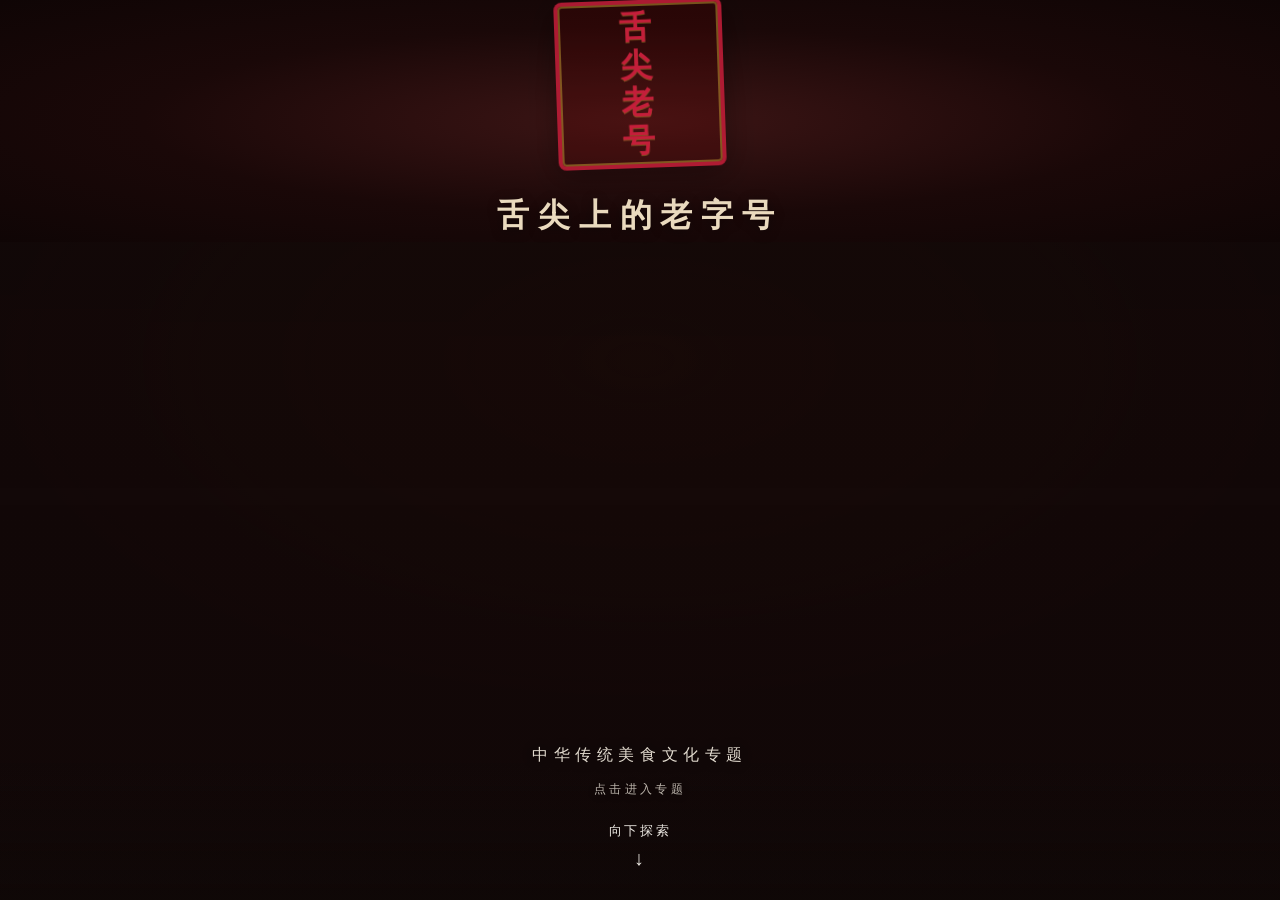
<file: index.html>
<!DOCTYPE html>
<html lang="zh-CN">
<head>
  <meta charset="UTF-8">
  <meta name="viewport" content="width=device-width, initial-scale=1.0">
  <title>舌尖上的老字号——中华美食</title>
  <link href="https://cdn.jsdelivr.net/npm/bootstrap@5.3.3/dist/css/bootstrap.min.css" rel="stylesheet">
  <link href="css/style.css?v=20260714" rel="stylesheet">
  <link href="css/common.css?v=20260714" rel="stylesheet">
  <script>
    (function () {
      try {
        if (sessionStorage.getItem('siteSplashShown') === 'true') {
          document.documentElement.classList.add('html-skip-splash');
        }
      } catch (e) { /* ignore */ }
    })();
  </script>
</head>
<body class="page-home">

  <!-- 开屏印章动画（首次进入站点） -->
  <div class="site-splash" id="siteSplash" role="dialog" aria-label="站点开屏">
    <div class="site-splash-inner">
      <div class="site-splash-seal" aria-hidden="true">
        <span class="site-splash-seal-char">舌</span>
        <span class="site-splash-seal-char">尖</span>
        <span class="site-splash-seal-char">老</span>
        <span class="site-splash-seal-char">号</span>
      </div>
      <p class="site-splash-title">舌尖上的老字号</p>
    </div>
  </div>

  <!-- 全站场景底图（内容区透出古街虚化） -->
  <div class="bg-scene" aria-hidden="true">
    <div class="bg-scene-photo"></div>
    <div class="bg-scene-mask"></div>
  </div>

  <!-- 顶部古街全景 Hero · 初始全屏，点击后收缩 -->
  <section class="home-immersive-hero" id="home-hero" aria-label="首页沉浸背景">
    <div class="home-hero-parallax immerse-parallax-wrap">
      <img
        class="home-immersive-photo home-hero-img immerse-parallax-photo"
        id="homeParallaxPhoto"
        src="images/background/scene-home.jpg"
        alt="古街灯笼夜景"
        fetchpriority="high"
        decoding="async">
    </div>
    <div class="home-hero-warm-filter immerse-warm-overlay" aria-hidden="true"></div>
    <div class="home-hero-gradient-mask immerse-hero-fade" aria-hidden="true"></div>
    <div class="home-immersive-mask"></div>
    <div class="home-immersive-curtains" aria-hidden="true">
      <div class="home-immersive-curtain home-immersive-curtain--left"></div>
      <div class="home-immersive-curtain home-immersive-curtain--right"></div>
    </div>
    <button type="button" class="home-immersive-hitarea" aria-label="点击进入专题"></button>
    <div class="home-immersive-inner">
      <p class="home-immersive-eyebrow">中华传统美食文化专题</p>
      <p class="home-immersive-hint">点击进入专题</p>
      <a href="#home-start" class="home-immersive-scroll">
        <span>向下探索</span>
        <span class="home-immersive-arrow" aria-hidden="true">↓</span>
      </a>
    </div>
  </section>

  <div class="home-content-wrap" id="home-start">
  <header class="site-header home-glass-header immerse-glass-header">
    <div class="container text-center">
      <h1 class="site-title">舌尖上的老字号</h1>
      <p class="site-subtitle">中华传统美食文化专题</p>
    </div>
  </header>

  <nav class="navbar navbar-expand-lg site-nav home-glass-nav immerse-glass-nav" id="homeGlassNav">
    <div class="container">
      <a class="navbar-brand" href="index.html">老字号美食</a>
      <button class="navbar-toggler" type="button" data-bs-toggle="collapse" data-bs-target="#mainNavbar"
        aria-controls="mainNavbar" aria-expanded="false" aria-label="切换导航">
        <span class="navbar-toggler-icon"></span>
      </button>
      <button type="button" class="nav-bgm-btn nav-bgm-btn--mobile d-lg-none" aria-label="背景音乐控制" aria-pressed="false">
        <span class="nav-bgm-icon" aria-hidden="true">♫</span>
        <span class="nav-bgm-text">音乐</span>
      </button>
      <div class="collapse navbar-collapse" id="mainNavbar">
        <ul class="navbar-nav navbar-nav-main">
          <li class="nav-item">
            <a class="nav-link active" href="index.html">首页</a>
          </li>
          <li class="nav-item">
            <a class="nav-link" href="north.html">北方风味</a>
          </li>
          <li class="nav-item">
            <a class="nav-link" href="south.html">南方风味</a>
          </li>
          <li class="nav-item">
            <a class="nav-link" href="jiangxi.html">赣味传承</a>
          </li>
          <li class="nav-item">
            <a class="nav-link" href="heritage.html">非遗工艺</a>
          </li>
          <li class="nav-item">
            <a class="nav-link" href="contact.html">互动体验</a>
          </li>
        </ul>
        <div class="nav-tools ms-lg-2">
          <form class="nav-search d-none d-lg-flex" role="search" aria-label="搜索展示（无实际功能）" onsubmit="return false;">
            <svg class="nav-search-icon" xmlns="http://www.w3.org/2000/svg" viewBox="0 0 24 24" fill="none" stroke="currentColor" stroke-width="2" stroke-linecap="round" stroke-linejoin="round" aria-hidden="true">
              <circle cx="11" cy="11" r="8"></circle>
              <line x1="21" y1="21" x2="16.65" y2="16.65"></line>
            </svg>
            <input type="text" class="nav-search-input" placeholder="搜索老字号美食..." aria-label="搜索老字号美食（装饰展示）" autocomplete="off">
          </form>
          <button type="button" class="nav-bgm-btn d-none d-lg-inline-flex" id="navBgmBtn" aria-label="背景音乐控制" aria-pressed="false">
            <span class="nav-bgm-icon" aria-hidden="true">♫</span>
            <span class="nav-bgm-text">音乐</span>
          </button>
        </div>
      </div>
    </div>
  </nav>

  <div class="home-nav-fade-bridge immerse-gradient-bridge" aria-hidden="true"></div>

  <main class="page-main" id="page-content">

    <!-- 轮播图 + 左右快捷入口 -->
    <section class="home-banner-zone" id="home-banner" aria-label="首页轮播与快捷入口">
      <div class="container-fluid px-lg-4 py-4 py-lg-5">
        <div class="row g-3 g-lg-4 align-items-stretch home-banner-row">
          <div class="col-lg-2 d-none d-lg-flex home-scroll-col home-scroll-col--left">
            <aside class="home-scroll-sidebar home-scroll-sidebar--left immerse-reveal immerse-reveal--delay-1" aria-label="地域风味快捷入口">
              <div class="home-scroll">
                <div class="home-scroll-cap home-scroll-cap--top" aria-hidden="true"></div>
                <div class="home-scroll-body">
                  <p class="home-scroll-label">地域风味</p>
                  <nav class="home-scroll-nav">
                    <a href="north.html" class="home-scroll-item home-scroll-item--north">
                      <span class="home-scroll-deco home-scroll-deco--chopsticks" aria-hidden="true"></span>
                      <span class="home-scroll-char">北</span>
                      <span class="home-scroll-text">
                        <strong>北方风味</strong>
                        <small>烤鸭 · 涮肉 · 包子</small>
                      </span>
                    </a>
                    <a href="south.html" class="home-scroll-item home-scroll-item--south">
                      <span class="home-scroll-deco home-scroll-deco--bowl" aria-hidden="true"></span>
                      <span class="home-scroll-char">南</span>
                      <span class="home-scroll-text">
                        <strong>南方风味</strong>
                        <small>早茶 · 糕点 · 小笼</small>
                      </span>
                    </a>
                    <a href="jiangxi.html" class="home-scroll-item home-scroll-item--jiangxi">
                      <span class="home-scroll-deco home-scroll-deco--pot" aria-hidden="true"></span>
                      <span class="home-scroll-char">赣</span>
                      <span class="home-scroll-text">
                        <strong>赣味传承</strong>
                        <small>瓦罐汤 · 白糖糕</small>
                      </span>
                    </a>
                  </nav>
                </div>
                <div class="home-scroll-cap home-scroll-cap--bottom" aria-hidden="true"></div>
              </div>
            </aside>
          </div>
          <div class="col-12 col-lg-8 home-banner-carousel-col immerse-reveal">
            <div class="hero-carousel h-100 mb-0">
              <div id="bannerCarousel" class="carousel slide carousel-fade h-100" data-bs-ride="carousel" data-bs-interval="4000">
                <div class="carousel-indicators">
                  <button type="button" data-bs-target="#bannerCarousel" data-bs-slide-to="0" class="active" aria-current="true" aria-label="第1张"></button>
                  <button type="button" data-bs-target="#bannerCarousel" data-bs-slide-to="1" aria-label="第2张"></button>
                  <button type="button" data-bs-target="#bannerCarousel" data-bs-slide-to="2" aria-label="第3张"></button>
                  <button type="button" data-bs-target="#bannerCarousel" data-bs-slide-to="3" aria-label="第4张"></button>
                </div>
                <div class="carousel-inner h-100 rounded-3 overflow-hidden shadow">
                  <div class="carousel-item active h-100">
                    <img src="images/banner/Banner1.jpg" class="d-block w-100 carousel-img" alt="中华老字号传统美食文化">
                    <div class="carousel-caption d-none d-md-block">
                      <h2>传承百年味</h2>
                      <p>北京烤鸭，京味老字号经典</p>
                    </div>
                  </div>
                  <div class="carousel-item h-100">
                    <img src="images/banner/Banner2.jpg" class="d-block w-100 carousel-img" alt="南方风味老字号">
                    <div class="carousel-caption d-none d-md-block">
                      <h2>南韵清雅</h2>
                      <p>竹笼点心，粤式早茶文化</p>
                    </div>
                  </div>
                  <div class="carousel-item h-100">
                    <img src="images/banner/Banner3.jpg" class="d-block w-100 carousel-img" alt="传统糕点">
                    <div class="carousel-caption d-none d-md-block">
                      <h2>糕香茶韵</h2>
                      <p>传统糕点，时节之味</p>
                    </div>
                  </div>
                  <div class="carousel-item h-100">
                    <img src="images/banner/Banner4.jpg" class="d-block w-100 carousel-img" alt="非遗美食工艺">
                    <div class="carousel-caption d-none d-md-block">
                      <h2>赣鄱风味</h2>
                      <p>南昌拌粉，江南北传</p>
                    </div>
                  </div>
                </div>
                <button class="carousel-control-prev" type="button" data-bs-target="#bannerCarousel" data-bs-slide="prev">
                  <span class="carousel-control-prev-icon" aria-hidden="true"></span>
                  <span class="visually-hidden">上一张</span>
                </button>
                <button class="carousel-control-next" type="button" data-bs-target="#bannerCarousel" data-bs-slide="next">
                  <span class="carousel-control-next-icon" aria-hidden="true"></span>
                  <span class="visually-hidden">下一张</span>
                </button>
              </div>
            </div>
          </div>
          <div class="col-lg-2 d-none d-lg-flex home-scroll-col home-scroll-col--right">
            <aside class="home-scroll-sidebar home-scroll-sidebar--right immerse-reveal immerse-reveal--delay-2" aria-label="特色功能快捷入口">
              <div class="home-scroll">
                <div class="home-scroll-cap home-scroll-cap--top" aria-hidden="true"></div>
                <div class="home-scroll-body">
                  <p class="home-scroll-label">特色功能</p>
                  <nav class="home-scroll-nav">
                    <a href="heritage.html" class="home-scroll-item home-scroll-item--heritage">
                      <span class="home-scroll-deco home-scroll-deco--craft" aria-hidden="true"></span>
                      <span class="home-scroll-char">遗</span>
                      <span class="home-scroll-text">
                        <strong>非遗工艺</strong>
                        <small>匠心 · 技艺传承</small>
                      </span>
                    </a>
                    <a href="contact.html" class="home-scroll-item home-scroll-item--contact">
                      <span class="home-scroll-deco home-scroll-deco--cup" aria-hidden="true"></span>
                      <span class="home-scroll-char">互</span>
                      <span class="home-scroll-text">
                        <strong>互动体验</strong>
                        <small>留言 · 课程心得</small>
                      </span>
                    </a>
                    <a href="#home-map" class="home-scroll-item home-scroll-item--map">
                      <span class="home-scroll-deco home-scroll-deco--map" aria-hidden="true"></span>
                      <span class="home-scroll-char">图</span>
                      <span class="home-scroll-text">
                        <strong>美食地图</strong>
                        <small>纵览地域风味</small>
                      </span>
                    </a>
                  </nav>
                </div>
                <div class="home-scroll-cap home-scroll-cap--bottom" aria-hidden="true"></div>
              </div>
            </aside>
          </div>
        </div>
        <!-- 移动端快捷入口 -->
        <div class="d-lg-none home-quick-mobile mt-3 reveal">
          <p class="text-center small text-muted mb-2">专题快捷入口</p>
          <div class="home-quick-grid home-quick-grid--mobile">
            <a href="north.html" class="home-quick-card home-quick-card--compact home-quick-card--north">
              <span class="home-quick-icon">北</span>
              <strong>北方风味</strong>
            </a>
            <a href="south.html" class="home-quick-card home-quick-card--compact home-quick-card--south">
              <span class="home-quick-icon">南</span>
              <strong>南方风味</strong>
            </a>
            <a href="jiangxi.html" class="home-quick-card home-quick-card--compact home-quick-card--jiangxi">
              <span class="home-quick-icon">赣</span>
              <strong>赣味传承</strong>
            </a>
            <a href="heritage.html" class="home-quick-card home-quick-card--compact home-quick-card--heritage">
              <span class="home-quick-icon">遗</span>
              <strong>非遗工艺</strong>
            </a>
            <a href="contact.html" class="home-quick-card home-quick-card--compact home-quick-card--contact">
              <span class="home-quick-icon">互</span>
              <strong>互动体验</strong>
            </a>
            <a href="#home-map" class="home-quick-card home-quick-card--compact home-quick-card--map">
              <span class="home-quick-icon">图</span>
              <strong>美食地图</strong>
            </a>
          </div>
        </div>
      </div>
    </section>

    <div class="home-intro-bridge" aria-hidden="true">
      <div class="immerse-section-divider"></div>
    </div>

    <!-- 中华老字号简介 -->
    <section class="intro-section home-intro-section py-5" id="home-intro">
      <div class="container">
        <div class="section-heading text-center mb-5 immerse-reveal home-intro-heading">
          <span class="section-tag">品牌溯源</span>
          <div class="immerse-title-ornament" aria-hidden="true"></div>
          <h2 class="section-title">中华老字号简介</h2>
          <div class="title-divider"></div>
        </div>
        <div class="row align-items-center g-4">
          <div class="col-lg-5 immerse-reveal immerse-reveal--delay-1">
            <div class="intro-card home-glass-card">
              <h3>什么是中华老字号？</h3>
              <p>「中华老字号」是指历史悠久，拥有世代传承的产品、技艺或服务，具有鲜明的中华民族传统文化背景和深厚的文化底蕴，取得社会广泛认同，形成良好信誉的品牌。</p>
            </div>
          </div>
          <div class="col-lg-7">
            <div class="row g-3">
              <div class="col-md-4 immerse-reveal immerse-reveal--delay-1">
                <article class="feature-box home-glass-card">
                  <div class="feature-icon">史</div>
                  <h4>历史价值</h4>
                  <p>多数老字号创于明清乃至更早，见证了中国商业文明与市井生活的演变，是活态的历史档案。</p>
                </article>
              </div>
              <div class="col-md-4 immerse-reveal immerse-reveal--delay-2">
                <article class="feature-box home-glass-card">
                  <div class="feature-icon">艺</div>
                  <h4>技艺传承</h4>
                  <p>独特的配方与手工技艺代代相传，凝聚着匠人对食材、火候与细节的极致追求。</p>
                </article>
              </div>
              <div class="col-md-4 immerse-reveal immerse-reveal--delay-3">
                <article class="feature-box home-glass-card">
                  <div class="feature-icon">文</div>
                  <h4>文化意义</h4>
                  <p>老字号不仅是味觉符号，更承载着地域民俗、礼仪节庆与中国人对「吃」的哲学理解。</p>
                </article>
              </div>
            </div>
          </div>
        </div>
      </div>
    </section>

    <!-- 什么是中华老字号（深度解读） -->
    <section class="home-heritage-block py-5" id="home-heritage-intro">
      <div class="container">
        <div class="section-heading text-center mb-4 reveal">
          <span class="section-tag">文化溯源</span>
          <h2 class="section-title">什么是中华老字号</h2>
          <div class="title-divider"></div>
          <p class="section-desc">商务部认定标准下的历史传承、文化价值与社会影响力</p>
        </div>

        <div class="row g-4 align-items-center">
          <div class="col-lg-5">
            <div class="heritage-paper-card reveal">
              <p>「中华老字号」指拥有世代相传的产品、技艺或服务，兼具鲜明民族文化底蕴与社会公信力，经商务部认定并纳入保护名录的品牌。它不仅是商业标识，更是连接传统配方、地方记忆与国民情感的活态遗产——从清晨的一笼小笼，到节庆的一块糕点，老字号持续塑造着中国人的饮食方式与文化认同。</p>
            </div>
            <div class="heritage-stats row g-3 mt-2 reveal">
              <div class="col-6">
                <div class="heritage-stat-item heritage-stat-item--home">
                  <span class="heritage-stat-num" data-count="400">0</span><span class="heritage-stat-unit">+</span>
                  <span class="heritage-stat-label">认定老字号</span>
                </div>
              </div>
              <div class="col-6">
                <div class="heritage-stat-item heritage-stat-item--home">
                  <span class="heritage-stat-num" data-count="300">0</span><span class="heritage-stat-unit">+</span>
                  <span class="heritage-stat-label">年最长历史</span>
                </div>
              </div>
            </div>
          </div>
          <div class="col-lg-7">
            <div class="heritage-timeline reveal" id="heritageTimeline">
              <div class="heritage-timeline-line" aria-hidden="true"></div>
              <div class="heritage-timeline-item">
                <span class="heritage-timeline-dot"></span>
                <div class="heritage-timeline-content">
                  <time>历史渊源</time>
                  <h4>世代传承</h4>
                  <p>多数老字号创于明清，以家族或师徒制延续独门配方与手工技艺，沉淀为独特的品牌基因。</p>
                </div>
              </div>
              <div class="heritage-timeline-item">
                <span class="heritage-timeline-dot"></span>
                <div class="heritage-timeline-content">
                  <time>2006 年</time>
                  <h4>国家认定</h4>
                  <p>商务部启动「中华老字号」认定，建立统一标准，推动品牌保护与传承体系建设。</p>
                </div>
              </div>
              <div class="heritage-timeline-item">
                <span class="heritage-timeline-dot"></span>
                <div class="heritage-timeline-content">
                  <time>非遗保护</time>
                  <h4>技艺入遗</h4>
                  <p>烤鸭、制茶、糕点等核心技艺列入国家级非遗名录，获得制度性保护与传承支持。</p>
                </div>
              </div>
              <div class="heritage-timeline-item">
                <span class="heritage-timeline-dot"></span>
                <div class="heritage-timeline-content">
                  <time>当代</time>
                  <h4>活化创新</h4>
                  <p>在守正基础上拥抱数字化与国潮设计，让百年品牌走进年轻人的日常生活。</p>
                </div>
              </div>
            </div>
          </div>
        </div>
        <p class="text-center mt-4 mb-0 reveal">
          <a href="heritage.html" class="btn btn-outline-primary btn-sm">了解更多非遗工艺 →</a>
        </p>
      </div>
    </section>

    <!-- 中国美食地图 -->
    <section class="map-section py-5" id="home-map">
      <div class="container">
        <div class="section-heading text-center mb-5">
          <span class="section-tag">地域风味</span>
          <h2 class="section-title">中国美食地图</h2>
          <div class="title-divider"></div>
          <p class="section-desc">纵览南北食风，探寻老字号分布重镇</p>
        </div>
        <div class="row g-4">
          <div class="col-lg-8">
            <figure class="china-map-wrapper">
              <img src="images/map/china-map.png" class="img-fluid china-map" alt="中国美食地图，标注北京、天津、杭州、广州、南昌">
              <figcaption class="visually-hidden">标注城市：北京、天津、杭州、广州、南昌</figcaption>
            </figure>
          </div>
          <div class="col-lg-4">
            <ul class="city-list">
              <li class="city-item">
                <span class="city-dot"></span>
                <div>
                  <strong><a href="north.html#brand-quanjude" class="keyword-link" title="跳转至北方风味·全聚德">北京</a></strong>
                  <p><a href="north.html#brand-quanjude" class="keyword-link" title="跳转至北方风味·全聚德">全聚德</a>烤鸭、<a href="south.html#brand-daoxiangcun" class="keyword-link" title="跳转至南方风味·稻香村">稻香村</a>糕点，京味饮食代表。</p>
                </div>
              </li>
              <li class="city-item">
                <span class="city-dot"></span>
                <div>
                  <strong><a href="north.html#brand-goubuli" class="keyword-link" title="跳转至北方风味·狗不理">天津</a></strong>
                  <p><a href="north.html#brand-goubuli" class="keyword-link" title="跳转至北方风味·狗不理">狗不理</a>包子、桂发祥麻花，津门三绝闻名遐迩。</p>
                </div>
              </li>
              <li class="city-item">
                <span class="city-dot"></span>
                <div>
                  <strong><a href="south.html#brand-zhiweiguan" class="keyword-link" title="跳转至南方风味·知味观">杭州</a></strong>
                  <p><a href="south.html#brand-zhiweiguan" class="keyword-link" title="跳转至南方风味·知味观">知味观</a>小笼、西湖醋鱼，江南食风清雅细腻。</p>
                </div>
              </li>
              <li class="city-item">
                <span class="city-dot"></span>
                <div>
                  <strong><a href="south.html#brand-guangzhou" class="keyword-link" title="跳转至南方风味·广州酒家">广州</a></strong>
                  <p><a href="south.html#brand-guangzhou" class="keyword-link" title="跳转至南方风味·广州酒家">广州酒家</a>早茶、广式点心，粤菜老字号荟萃。</p>
                </div>
              </li>
              <li class="city-item">
                <span class="city-dot"></span>
                <div>
                  <strong><a href="jiangxi.html#page-content" class="keyword-link" title="跳转至赣味传承">南昌</a></strong>
                  <p>煌上煌酱卤、<a href="jiangxi.html#food-waguantang" class="keyword-link" title="跳转至赣味传承·瓦罐汤">瓦罐汤</a>，赣鄱风味独具一格。</p>
                </div>
              </li>
            </ul>
          </div>
        </div>
      </div>
    </section>

  </main>

  <footer class="site-footer">
    <div class="container text-center">
      <p class="footer-brand">《舌尖上的老字号》</p>
      <p class="footer-tagline">传承中华饮食文化</p>
      <p class="footer-author">作者：孙诚俊</p>
      <p class="footer-year">2026</p>
    </div>
  </footer>
  </div><!-- /.home-content-wrap -->

  <audio id="siteBgm" class="site-bgm" loop preload="auto" playsinline aria-hidden="true">
    <source src="audio/bgm.mp3" type="audio/mpeg">
    <source src="audio/bgm.m4a" type="audio/mp4">
  </audio>

  <script src="https://cdn.jsdelivr.net/npm/bootstrap@5.3.3/dist/js/bootstrap.bundle.min.js"></script>
  <script src="js/main.js"></script>
</body>
</html>
</file>
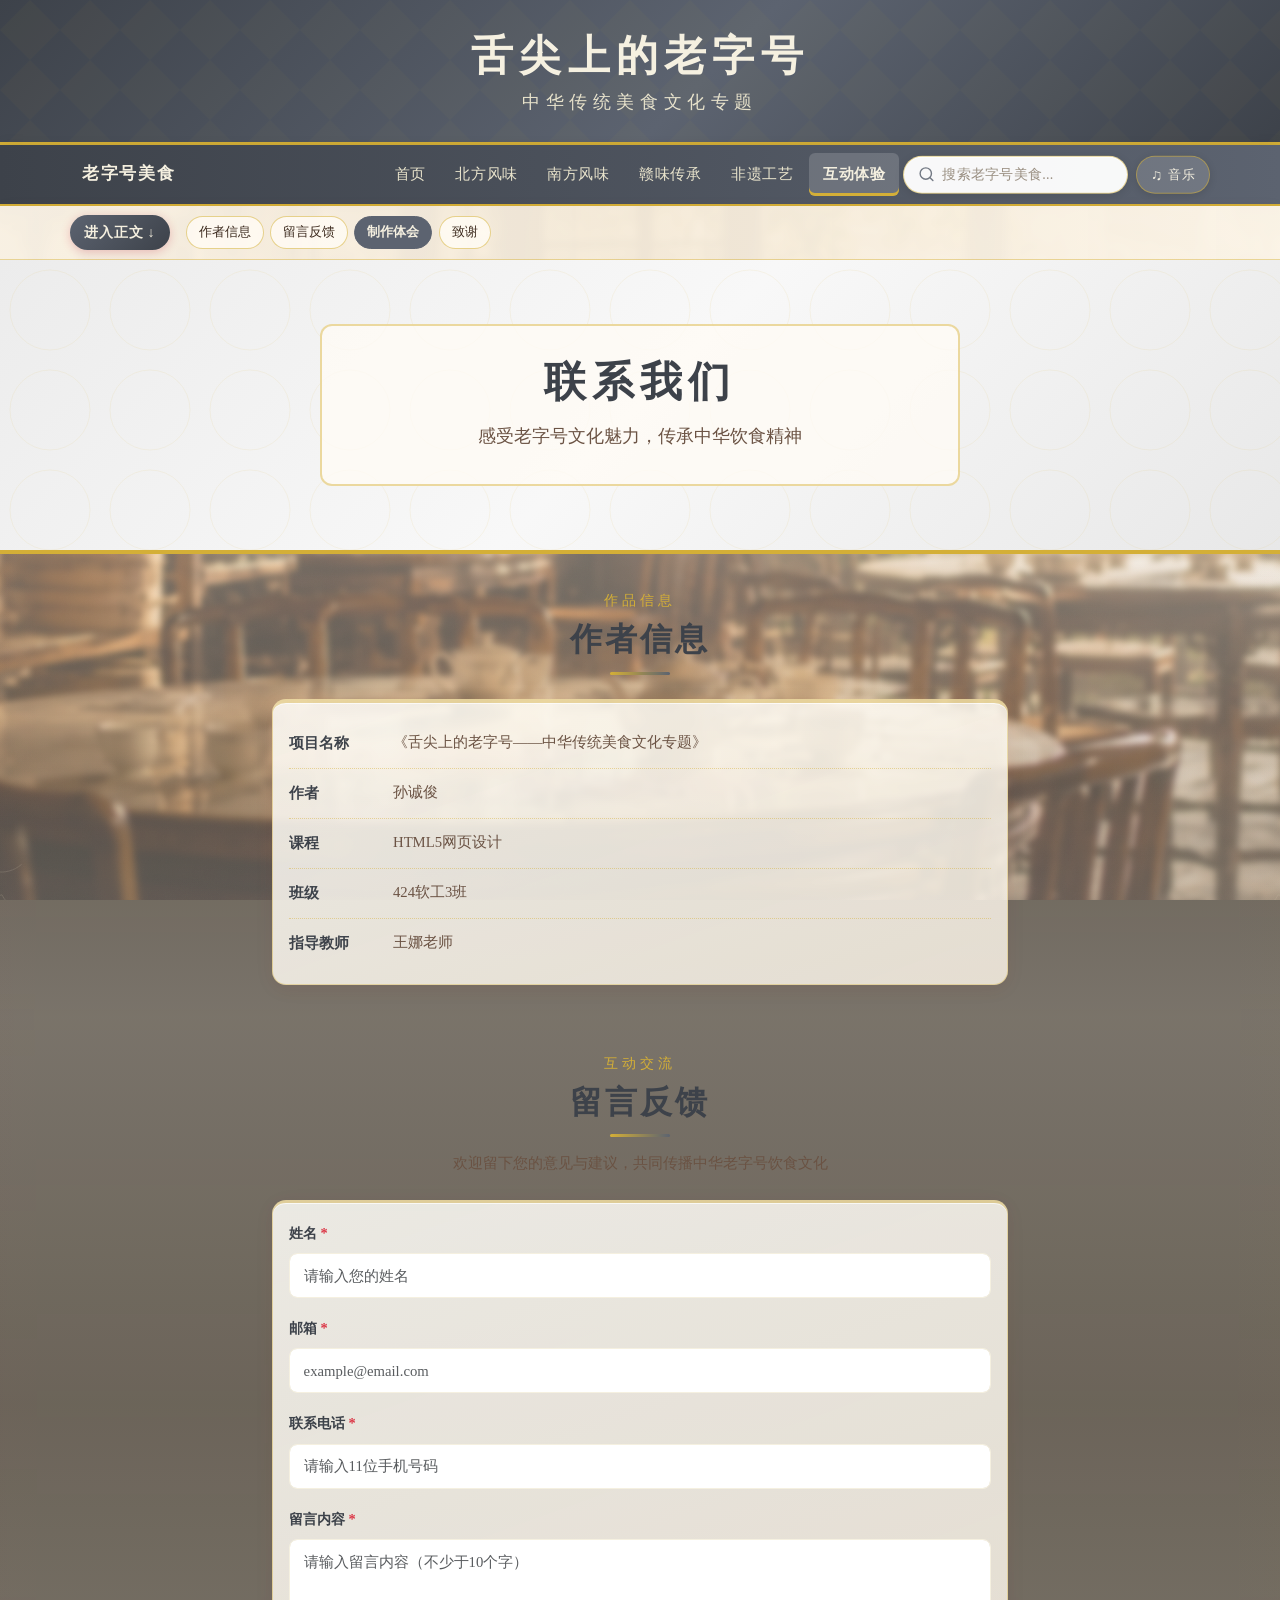
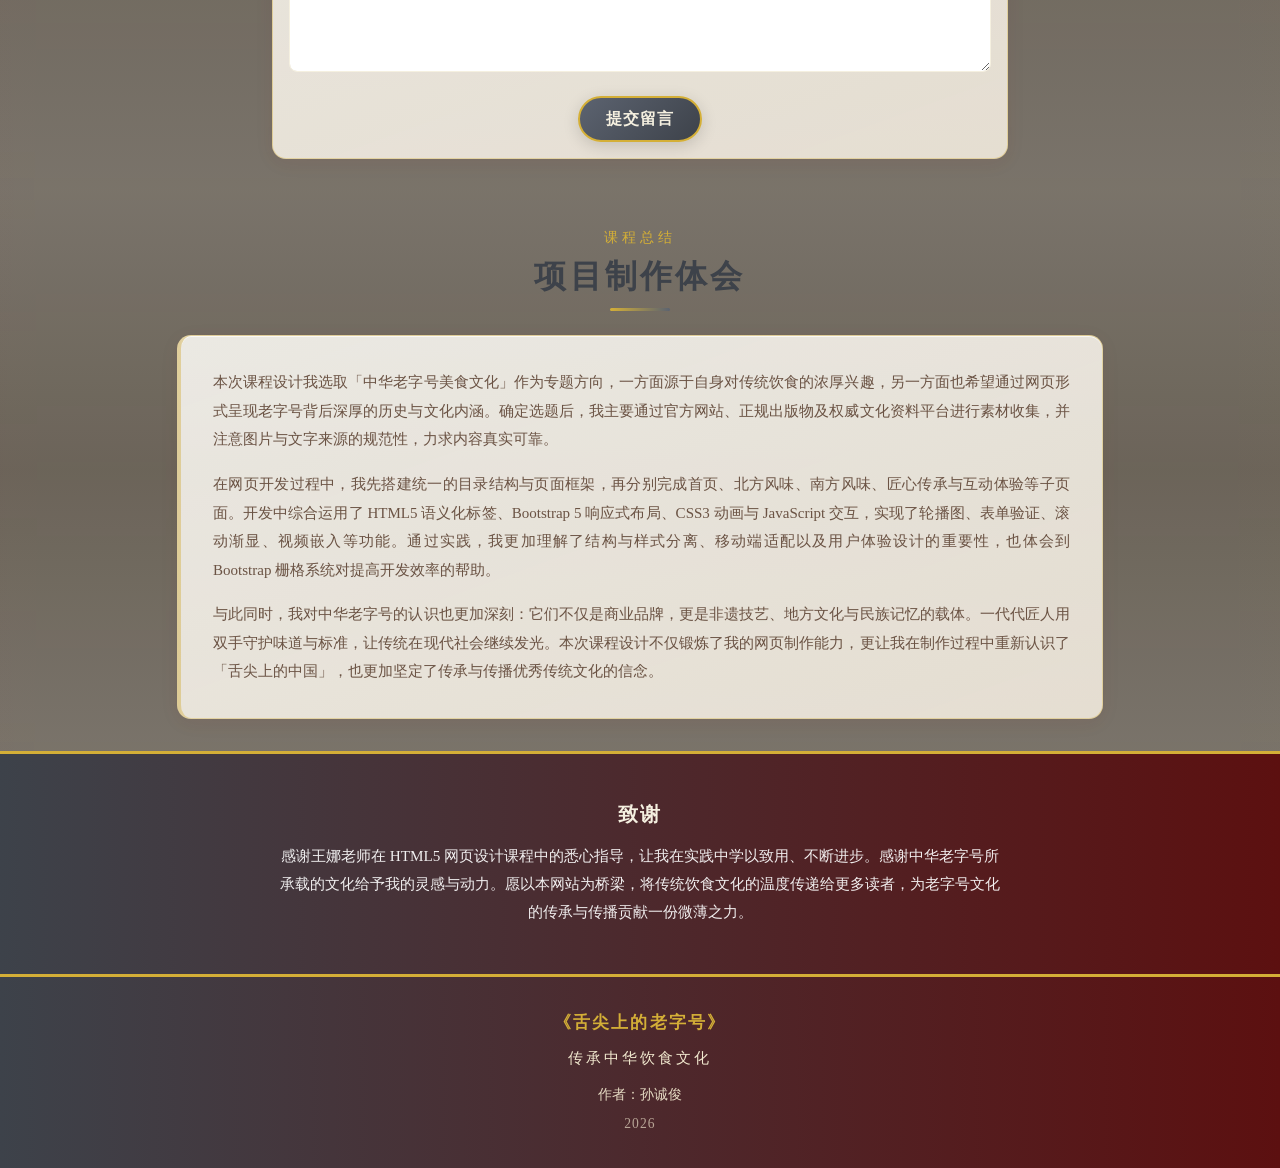
<file: contact.html>
<!DOCTYPE html>
<html lang="zh-CN">
<head>
  <meta charset="UTF-8">
  <meta name="viewport" content="width=device-width, initial-scale=1.0">
  <title>舌尖上的老字号——联系我们</title>
  <link href="https://cdn.jsdelivr.net/npm/bootstrap@5.3.3/dist/css/bootstrap.min.css" rel="stylesheet">
  <link href="css/style.css?v=20260710" rel="stylesheet">
  <link href="css/common.css?v=20260710" rel="stylesheet">
</head>
<body class="page-contact">

  <div class="bg-scene" aria-hidden="true">
    <div class="bg-scene-photo"></div>
    <div class="bg-scene-mask"></div>
  </div>

  <header class="site-header">
    <div class="container text-center">
      <h1 class="site-title">舌尖上的老字号</h1>
      <p class="site-subtitle">中华传统美食文化专题</p>
    </div>
  </header>

  <nav class="navbar navbar-expand-lg site-nav">
    <div class="container">
      <a class="navbar-brand" href="index.html">老字号美食</a>
      <button class="navbar-toggler" type="button" data-bs-toggle="collapse" data-bs-target="#mainNavbar"
        aria-controls="mainNavbar" aria-expanded="false" aria-label="切换导航">
        <span class="navbar-toggler-icon"></span>
      </button>
      <button type="button" class="nav-bgm-btn nav-bgm-btn--mobile d-lg-none" aria-label="背景音乐控制" aria-pressed="false">
        <span class="nav-bgm-icon" aria-hidden="true">♫</span>
        <span class="nav-bgm-text">音乐</span>
      </button>
      <div class="collapse navbar-collapse" id="mainNavbar">
        <ul class="navbar-nav navbar-nav-main">
          <li class="nav-item"><a class="nav-link" href="index.html">首页</a></li>
          <li class="nav-item"><a class="nav-link" href="north.html">北方风味</a></li>
          <li class="nav-item"><a class="nav-link" href="south.html">南方风味</a></li>
          <li class="nav-item"><a class="nav-link" href="jiangxi.html">赣味传承</a></li>
          <li class="nav-item"><a class="nav-link" href="heritage.html">非遗工艺</a></li>
          <li class="nav-item"><a class="nav-link active" href="contact.html">互动体验</a></li>
        </ul>
        <div class="nav-tools ms-lg-2">
          <form class="nav-search d-none d-lg-flex" role="search" aria-label="搜索展示（无实际功能）" onsubmit="return false;">
            <svg class="nav-search-icon" xmlns="http://www.w3.org/2000/svg" viewBox="0 0 24 24" fill="none" stroke="currentColor" stroke-width="2" stroke-linecap="round" stroke-linejoin="round" aria-hidden="true">
              <circle cx="11" cy="11" r="8"></circle>
              <line x1="21" y1="21" x2="16.65" y2="16.65"></line>
            </svg>
            <input type="text" class="nav-search-input" placeholder="搜索老字号美食..." aria-label="搜索老字号美食（装饰展示）" autocomplete="off">
          </form>
          <button type="button" class="nav-bgm-btn d-none d-lg-inline-flex" id="navBgmBtn" aria-label="背景音乐控制" aria-pressed="false">
            <span class="nav-bgm-icon" aria-hidden="true">♫</span>
            <span class="nav-bgm-text">音乐</span>
          </button>
        </div>
      </div>
    </div>
  </nav>

  <nav class="page-jump-bar" aria-label="页面快捷导航">
    <div class="container page-jump-inner">
      <a href="#page-content" class="page-jump-primary">进入正文 ↓</a>
      <div class="page-jump-links">
        <a href="#contact-author" class="page-jump-link" data-section="contact-author">作者信息</a>
        <a href="#contact-form" class="page-jump-link" data-section="contact-form">留言反馈</a>
        <a href="#contact-essay" class="page-jump-link" data-section="contact-essay">制作体会</a>
        <a href="#contact-thanks" class="page-jump-link" data-section="contact-thanks">致谢</a>
      </div>
    </div>
  </nav>

  <main class="page-main" id="page-content">

    <!-- Banner -->
    <section class="contact-hero">
      <div class="contact-hero-pattern" aria-hidden="true"></div>
      <div class="container text-center contact-hero-inner">
        <h2 class="contact-hero-title reveal">联系我们</h2>
        <p class="contact-hero-desc reveal">感受老字号文化魅力，传承中华饮食精神</p>
      </div>
    </section>

    <!-- 作者信息 -->
    <section class="contact-section py-5" id="contact-author">
      <div class="container">
        <div class="section-heading text-center mb-4 reveal">
          <span class="section-tag">作品信息</span>
          <h2 class="section-title">作者信息</h2>
          <div class="title-divider"></div>
        </div>
        <div class="row g-4 justify-content-center">
          <div class="col-lg-8">
            <div class="card contact-info-card reveal">
              <div class="card-body">
                <ul class="contact-info-list list-unstyled mb-0">
                  <li>
                    <span class="contact-info-label">项目名称</span>
                    <span class="contact-info-value">《舌尖上的老字号——中华传统美食文化专题》</span>
                  </li>
                  <li>
                    <span class="contact-info-label">作者</span>
                    <span class="contact-info-value">孙诚俊</span>
                  </li>
                  <li>
                    <span class="contact-info-label">课程</span>
                    <span class="contact-info-value">HTML5网页设计</span>
                  </li>
                  <li>
                    <span class="contact-info-label">班级</span>
                    <span class="contact-info-value">424软工3班</span>
                  </li>
                  <li>
                    <span class="contact-info-label">指导教师</span>
                    <span class="contact-info-value">王娜老师</span>
                  </li>
                </ul>
              </div>
            </div>
          </div>
        </div>
      </div>
    </section>

    <!-- 留言反馈 -->
    <section class="contact-section contact-form-section py-5" id="contact-form">
      <div class="container">
        <div class="section-heading text-center mb-4 reveal">
          <span class="section-tag">互动交流</span>
          <h2 class="section-title">留言反馈</h2>
          <div class="title-divider"></div>
          <p class="section-desc">欢迎留下您的意见与建议，共同传播中华老字号饮食文化</p>
        </div>
        <div class="row justify-content-center">
          <div class="col-lg-8">
            <div class="card contact-form-card reveal">
              <div class="card-body">
                <form id="contactForm" class="contact-form" novalidate>
                  <div class="mb-3">
                    <label for="contactName" class="form-label">姓名 <span class="text-danger">*</span></label>
                    <input type="text" class="form-control contact-input" id="contactName" name="name"
                      placeholder="请输入您的姓名" required autocomplete="name">
                    <div class="invalid-feedback" id="nameError">姓名不能为空</div>
                  </div>
                  <div class="mb-3">
                    <label for="contactEmail" class="form-label">邮箱 <span class="text-danger">*</span></label>
                    <input type="email" class="form-control contact-input" id="contactEmail" name="email"
                      placeholder="example@email.com" required autocomplete="email">
                    <div class="invalid-feedback" id="emailError">请输入正确的邮箱格式</div>
                  </div>
                  <div class="mb-3">
                    <label for="contactPhone" class="form-label">联系电话 <span class="text-danger">*</span></label>
                    <input type="tel" class="form-control contact-input" id="contactPhone" name="phone"
                      placeholder="请输入11位手机号码" required autocomplete="tel">
                    <div class="invalid-feedback" id="phoneError">请输入正确的手机号格式</div>
                  </div>
                  <div class="mb-4">
                    <label for="contactMessage" class="form-label">留言内容 <span class="text-danger">*</span></label>
                    <textarea class="form-control contact-input" id="contactMessage" name="message" rows="5"
                      placeholder="请输入留言内容（不少于10个字）" required></textarea>
                    <div class="invalid-feedback" id="messageError">留言内容不能少于10个字</div>
                  </div>
                  <div class="text-center">
                    <button type="submit" class="btn btn-theme contact-submit-btn">提交留言</button>
                  </div>
                </form>
              </div>
            </div>
          </div>
        </div>
      </div>
    </section>

    <!-- 项目制作体会 -->
    <section class="contact-section py-5" id="contact-essay">
      <div class="container">
        <div class="section-heading text-center mb-4 reveal">
          <span class="section-tag">课程总结</span>
          <h2 class="section-title">项目制作体会</h2>
          <div class="title-divider"></div>
        </div>
        <div class="row justify-content-center">
          <div class="col-lg-10">
            <article class="contact-essay-card reveal">
              <p>本次课程设计我选取「中华老字号美食文化」作为专题方向，一方面源于自身对传统饮食的浓厚兴趣，另一方面也希望通过网页形式呈现老字号背后深厚的历史与文化内涵。确定选题后，我主要通过官方网站、正规出版物及权威文化资料平台进行素材收集，并注意图片与文字来源的规范性，力求内容真实可靠。</p>
              <p>在网页开发过程中，我先搭建统一的目录结构与页面框架，再分别完成首页、北方风味、南方风味、匠心传承与互动体验等子页面。开发中综合运用了 HTML5 语义化标签、Bootstrap 5 响应式布局、CSS3 动画与 JavaScript 交互，实现了轮播图、表单验证、滚动渐显、视频嵌入等功能。通过实践，我更加理解了结构与样式分离、移动端适配以及用户体验设计的重要性，也体会到 Bootstrap 栅格系统对提高开发效率的帮助。</p>
              <p>与此同时，我对中华老字号的认识也更加深刻：它们不仅是商业品牌，更是非遗技艺、地方文化与民族记忆的载体。一代代匠人用双手守护味道与标准，让传统在现代社会继续发光。本次课程设计不仅锻炼了我的网页制作能力，更让我在制作过程中重新认识了「舌尖上的中国」，也更加坚定了传承与传播优秀传统文化的信念。</p>
            </article>
          </div>
        </div>
      </div>
    </section>

    <!-- 致谢 -->
    <section class="contact-thanks-section" id="contact-thanks">
      <div class="container text-center reveal">
        <h3 class="contact-thanks-title">致谢</h3>
        <p class="contact-thanks-text">感谢王娜老师在 HTML5 网页设计课程中的悉心指导，让我在实践中学以致用、不断进步。感谢中华老字号所承载的文化给予我的灵感与动力。愿以本网站为桥梁，将传统饮食文化的温度传递给更多读者，为老字号文化的传承与传播贡献一份微薄之力。</p>
      </div>
    </section>

  </main>

  <footer class="site-footer">
    <div class="container text-center">
      <p class="footer-brand">《舌尖上的老字号》</p>
      <p class="footer-tagline">传承中华饮食文化</p>
      <p class="footer-author">作者：孙诚俊</p>
      <p class="footer-year">2026</p>
    </div>
  </footer>

  <button type="button" id="backToTop" class="back-to-top" aria-label="返回顶部" title="返回顶部">
    <span aria-hidden="true">↑</span>
  </button>

  <audio id="siteBgm" class="site-bgm" loop preload="auto" playsinline aria-hidden="true">
    <source src="audio/bgm.mp3" type="audio/mpeg">
    <source src="audio/bgm.m4a" type="audio/mp4">
  </audio>

  <script src="https://cdn.jsdelivr.net/npm/bootstrap@5.3.3/dist/js/bootstrap.bundle.min.js"></script>
  <script src="js/main.js"></script>
</body>
</html>
</file>
<file: css/style.css>
/* ========================================
   舌尖上的老字号——中华传统美食文化专题
   ======================================== */

:root {
  --color-primary: #c41e3a;
  --color-primary-dark: #8b0000;
  --color-gold: #d4af37;
  --color-gold-light: #f5e6c8;
  /* 全局背景 · 场景摄影层 + 深褐底色 */
  --bg-scene-image: url("../images/background/scene-default.jpg");
  --bg-scene-blur: 3px;
  --bg-scene-saturate: 1.02;
  --bg-scene-vignette: 0.16;
  --bg-base: #2a2218;
  --bg-base-deep: #1e1812;
  --color-bg: var(--bg-base);
  --color-bg-warm: var(--bg-base-deep);
  --color-text: #3d2b1f;
  --color-text-light: #6b5344;
  --shadow-soft: 0 4px 20px rgba(139, 0, 0, 0.08);
  --shadow-card: 0 8px 32px rgba(0, 0, 0, 0.08);
  --shadow-card-hover: 0 14px 40px rgba(0, 0, 0, 0.12);
  --radius-card: 16px;
  --transition-base: 0.35s ease;
  /* 全局背景 · 第二层纹理 / 第三层氛围 */
  --bg-texture-opacity: 0.028;
  --bg-grain-opacity: 0.022;
  --bg-glow-strength: 0.55;
  --paper-food-surface: #fffef9;
  /* 内容区半透明纸面（大幅透出场景背景） */
  --paper-zone-bg: linear-gradient(
    180deg,
    rgba(252, 248, 240, 0.38) 0%,
    rgba(247, 241, 227, 0.32) 50%,
    rgba(252, 248, 240, 0.38) 100%
  );
  --paper-card-bg: linear-gradient(160deg, rgba(255, 254, 249, 0.86) 0%, rgba(250, 243, 230, 0.84) 100%);
  --paper-card-border: rgba(212, 175, 55, 0.38);
  --paper-card-shadow: 0 4px 20px rgba(139, 0, 0, 0.06), inset 0 1px 0 rgba(255, 255, 255, 0.7);
}

/* --- 基础 --- */
html {
  scroll-behavior: smooth;
  min-height: 100%;
  background-color: var(--bg-base);
}

[id] {
  scroll-margin-top: 5.5rem;
}

@media (max-width: 767.98px) {
  [id] {
    scroll-margin-top: 7.5rem;
  }
}

body {
  position: relative;
  min-height: 100vh;
  font-family: "Microsoft YaHei", "PingFang SC", "Noto Serif SC", serif, sans-serif;
  line-height: 1.7;
  color: var(--color-text);
  background: transparent;
}

/* ========================================
   全局背景系统 · 场景摄影 DOM 层
   .bg-scene 摄影 | .bg-scene-mask 压暗 | body 伪元素 纹理/氛围
   ======================================== */

.bg-scene {
  position: fixed;
  inset: 0;
  z-index: 0;
  pointer-events: none;
  overflow: hidden;
}

.bg-scene-photo {
  position: absolute;
  inset: -32px;
  background-image: var(--bg-scene-image);
  background-size: cover;
  background-position: center;
  background-repeat: no-repeat;
  filter: blur(var(--bg-scene-blur)) saturate(var(--bg-scene-saturate));
  transform: scale(1.06);
}

.bg-scene-mask {
  position: absolute;
  inset: 0;
  background: linear-gradient(
    180deg,
    rgba(15, 10, 6, 0.28) 0%,
    rgba(15, 10, 6, 0.05) 38%,
    rgba(15, 10, 6, 0.05) 62%,
    rgba(15, 10, 6, 0.22) 100%
  );
}

body > .site-header,
body > .site-nav,
body > .page-jump-bar,
body > .page-main,
body > .site-footer,
body > .site-splash {
  position: relative;
  z-index: 2;
}

.site-splash {
  z-index: 9999 !important;
}
/* 【纹理层】宣纸噪点 · 叠于场景之上、内容之下 */
body::before {
  content: "";
  position: fixed;
  inset: 0;
  z-index: 1;
  pointer-events: none;
  will-change: auto;
  background-image:
    url("data:image/svg+xml,%3Csvg width='256' height='256' xmlns='http://www.w3.org/2000/svg'%3E%3Cfilter id='n'%3E%3CfeTurbulence type='fractalNoise' baseFrequency='0.68' numOctaves='3' stitchTiles='stitch'/%3E%3CfeColorMatrix type='saturate' values='0'/%3E%3C/filter%3E%3Crect width='256' height='256' filter='url(%23n)' opacity='0.38'/%3E%3C/svg%3E"),
    url("data:image/svg+xml,%3Csvg width='128' height='128' xmlns='http://www.w3.org/2000/svg'%3E%3Cfilter id='g'%3E%3CfeTurbulence type='fractalNoise' baseFrequency='1.15' numOctaves='2' stitchTiles='stitch'/%3E%3CfeColorMatrix type='saturate' values='0'/%3E%3C/filter%3E%3Crect width='128' height='128' filter='url(%23g)' opacity='0.22'/%3E%3C/svg%3E");
  background-size: 256px 256px, 128px 128px;
  background-position: 0 0, 0 0;
  opacity: calc(var(--bg-texture-opacity) + var(--bg-grain-opacity));
}

/* 【氛围层】暖光光晕 + 角落祥云 */
body::after {
  content: "";
  position: fixed;
  inset: 0;
  z-index: 1;
  pointer-events: none;
  will-change: auto;
  background-image:
    radial-gradient(
      ellipse 58% 48% at 10% 14%,
      rgba(232, 168, 128, calc(0.1 * var(--bg-glow-strength))) 0%,
      transparent 72%
    ),
    radial-gradient(
      ellipse 52% 44% at 92% 18%,
      rgba(212, 175, 55, calc(0.08 * var(--bg-glow-strength))) 0%,
      transparent 70%
    ),
    radial-gradient(
      ellipse 48% 52% at 78% 92%,
      rgba(210, 140, 120, calc(0.07 * var(--bg-glow-strength))) 0%,
      transparent 68%
    ),
    radial-gradient(
      ellipse 42% 38% at 6% 88%,
      rgba(212, 175, 55, calc(0.06 * var(--bg-glow-strength))) 0%,
      transparent 65%
    ),
    url("data:image/svg+xml,%3Csvg width='220' height='160' viewBox='0 0 220 160' xmlns='http://www.w3.org/2000/svg'%3E%3Cg fill='none' stroke='%23b8a88a' stroke-width='0.9' opacity='0.55'%3E%3Cpath d='M8 88 C18 62 48 48 78 58 C88 38 118 34 142 52'/%3E%3Cpath d='M52 92 C62 78 82 74 96 86'/%3E%3Cpath d='M118 48 C132 42 152 48 148 62'/%3E%3C/g%3E%3C/svg%3E"),
    url("data:image/svg+xml,%3Csvg width='220' height='160' viewBox='0 0 220 160' xmlns='http://www.w3.org/2000/svg'%3E%3Cg transform='scale(-1,1) translate(-220,0)' fill='none' stroke='%23b8a88a' stroke-width='0.9' opacity='0.55'%3E%3Cpath d='M8 88 C18 62 48 48 78 58 C88 38 118 34 142 52'/%3E%3Cpath d='M52 92 C62 78 82 74 96 86'/%3E%3C/g%3E%3C/svg%3E"),
    url("data:image/svg+xml,%3Csvg width='220' height='160' viewBox='0 0 220 160' xmlns='http://www.w3.org/2000/svg'%3E%3Cg transform='scale(1,-1) translate(0,-160)' fill='none' stroke='%23b8a88a' stroke-width='0.9' opacity='0.5'%3E%3Cpath d='M8 88 C18 62 48 48 78 58 C88 38 118 34 142 52'/%3E%3Cpath d='M52 92 C62 78 82 74 96 86'/%3E%3C/g%3E%3C/svg%3E"),
    url("data:image/svg+xml,%3Csvg width='220' height='160' viewBox='0 0 220 160' xmlns='http://www.w3.org/2000/svg'%3E%3Cg transform='scale(-1,-1) translate(-220,-160)' fill='none' stroke='%23b8a88a' stroke-width='0.9' opacity='0.5'%3E%3Cpath d='M8 88 C18 62 48 48 78 58 C88 38 118 34 142 52'/%3E%3C/g%3E%3C/svg%3E");
  background-repeat: no-repeat;
  background-size:
    100% 100%,
    100% 100%,
    100% 100%,
    100% 100%,
    clamp(120px, 20vw, 240px) auto,
    clamp(120px, 20vw, 240px) auto,
    clamp(120px, 20vw, 240px) auto,
    clamp(120px, 20vw, 240px) auto;
  background-position:
    0 0,
    0 0,
    0 0,
    0 0,
    -8% -6%,
    108% -6%,
    -8% 108%,
    108% 108%;
  opacity: 0.38;
}

/* 可选 DOM 层（与伪元素等效，供扩展） */
.bg-layer {
  position: fixed;
  inset: 0;
  z-index: -3;
  pointer-events: none;
}

.bg-layer--texture {
  z-index: -2;
  background-image:
    url("data:image/svg+xml,%3Csvg width='256' height='256' xmlns='http://www.w3.org/2000/svg'%3E%3Cfilter id='n'%3E%3CfeTurbulence type='fractalNoise' baseFrequency='0.68' numOctaves='3' stitchTiles='stitch'/%3E%3CfeColorMatrix type='saturate' values='0'/%3E%3C/filter%3E%3Crect width='256' height='256' filter='url(%23n)' opacity='0.38'/%3E%3C/svg%3E");
  background-size: 256px 256px;
  opacity: var(--bg-texture-opacity);
}

.bg-layer--glow {
  z-index: -1;
  background:
    radial-gradient(ellipse 58% 48% at 10% 14%, rgba(232, 168, 128, 0.09) 0%, transparent 72%),
    radial-gradient(ellipse 52% 44% at 92% 18%, rgba(212, 175, 55, 0.07) 0%, transparent 70%),
    radial-gradient(ellipse 48% 52% at 78% 92%, rgba(210, 140, 120, 0.06) 0%, transparent 68%);
}

@media (max-width: 767.98px) {
  :root {
    --bg-scene-blur: 4px;
    --bg-scene-vignette: 0.28;
    --bg-texture-opacity: 0.022;
    --bg-grain-opacity: 0.018;
    --bg-glow-strength: 0.48;
    --paper-zone-bg: linear-gradient(
      180deg,
      rgba(252, 248, 240, 0.34) 0%,
      rgba(247, 241, 227, 0.28) 50%,
      rgba(252, 248, 240, 0.34) 100%
    );
  }

  .bg-scene-photo {
    inset: -20px;
  }

  body::before {
    background-size: 192px 192px, 96px 96px;
  }

  body::after {
    background-size:
      100% 100%,
      100% 100%,
      100% 100%,
      100% 100%,
      clamp(88px, 28vw, 160px) auto,
      clamp(88px, 28vw, 160px) auto,
      clamp(88px, 28vw, 160px) auto,
      clamp(88px, 28vw, 160px) auto;
    background-position:
      0 0,
      0 0,
      0 0,
      0 0,
      -14% -8%,
      114% -8%,
      -14% 112%,
      114% 112%;
  }
}

@media (prefers-reduced-motion: reduce) {
  .bg-scene-photo {
    filter: saturate(var(--bg-scene-saturate));
  }

  body::before {
    opacity: calc(var(--bg-texture-opacity) * 0.65);
  }

  body::after {
    opacity: 0.7;
  }
}

/* --- Header --- */
.site-header {
  background: linear-gradient(135deg, var(--color-primary-dark) 0%, var(--color-primary) 55%, var(--color-primary-dark) 100%);
  padding: 2rem 0 1.5rem;
  border-bottom: 3px solid var(--color-gold);
  position: relative;
  overflow: hidden;
}

.site-header::before {
  content: "";
  position: absolute;
  inset: 0;
  background: url("data:image/svg+xml,%3Csvg width='60' height='60' viewBox='0 0 60 60' xmlns='http://www.w3.org/2000/svg'%3E%3Cpath d='M30 0L60 30L30 60L0 30Z' fill='%23d4af37' fill-opacity='0.06'/%3E%3C/svg%3E");
  opacity: 0.5;
}

.site-title {
  font-size: clamp(1.8rem, 4vw, 2.6rem);
  color: var(--color-gold-light);
  font-weight: 700;
  letter-spacing: 0.15em;
  margin-bottom: 0.3rem;
  position: relative;
}

.site-subtitle {
  color: rgba(255, 248, 220, 0.85);
  font-size: clamp(0.95rem, 2vw, 1.15rem);
  letter-spacing: 0.3em;
  margin: 0;
  position: relative;
}

/* --- Navigation --- */
.site-nav {
  background: linear-gradient(to right, var(--color-primary-dark), var(--color-primary));
  border-bottom: 2px solid var(--color-gold);
  padding: 0.35rem 0;
  box-shadow: 0 2px 14px rgba(0, 0, 0, 0.12);
}

.site-nav .navbar-brand {
  color: var(--color-gold-light) !important;
  font-weight: 700;
  letter-spacing: 0.1em;
  font-size: 1.05rem;
  padding-top: 0.5rem;
  padding-bottom: 0.5rem;
}

.site-nav .navbar-collapse {
  align-items: center;
  gap: 0.75rem 1.25rem;
}

@media (min-width: 992px) {
  .site-nav > .container {
    position: relative;
    min-height: 48px;
    display: flex;
    align-items: center;
  }

  .site-nav .navbar-brand {
    position: relative;
    z-index: 3;
    margin-right: auto;
  }

  .site-nav .navbar-collapse {
    position: absolute;
    inset: 0;
    display: flex !important;
    align-items: center;
    justify-content: center;
    pointer-events: none;
    width: 100%;
    flex-grow: 0;
  }

  .site-nav .navbar-nav-main {
    flex-direction: row !important;
    flex-wrap: nowrap;
    pointer-events: auto;
    position: static;
    transform: none;
    margin: 0 !important;
  }

  .site-nav .nav-tools {
    position: absolute;
    right: 0;
    top: 50%;
    transform: translateY(-50%);
    pointer-events: auto;
    margin-left: 0 !important;
    z-index: 3;
  }
}

.site-nav .navbar-nav-main {
  gap: 0.15rem;
}

.site-nav .nav-link {
  color: rgba(255, 248, 220, 0.88) !important;
  font-weight: 500;
  padding: 0.55rem 0.85rem !important;
  transition: color 0.25s, background 0.25s, transform 0.2s;
  border-radius: 6px;
  font-size: 0.92rem;
  letter-spacing: 0.04em;
  white-space: nowrap;
}

.site-nav .nav-link:hover {
  color: var(--color-gold-light) !important;
  background: rgba(255, 255, 255, 0.1);
}

.site-nav .nav-link.active {
  color: var(--color-gold-light) !important;
  background: rgba(255, 255, 255, 0.16);
  font-weight: 700;
  box-shadow: inset 0 -3px 0 var(--color-gold);
}

.site-nav .navbar-toggler {
  border-color: var(--color-gold);
  padding: 0.35rem 0.55rem;
}

.site-nav .navbar-toggler-icon {
  filter: invert(1) sepia(1) saturate(5) hue-rotate(5deg);
}

/* 导航栏搜索框（展示用） */
.nav-search {
  display: flex;
  align-items: center;
  gap: 0.45rem;
  min-width: clamp(160px, 18vw, 220px);
  padding: 0.4rem 1rem 0.4rem 0.85rem;
  background: rgba(255, 255, 255, 0.96);
  border: 1px solid rgba(212, 175, 55, 0.5);
  border-radius: 999px;
  box-shadow: 0 2px 10px rgba(0, 0, 0, 0.1), inset 0 1px 0 rgba(255, 255, 255, 0.8);
  transition: box-shadow 0.25s ease, border-color 0.25s ease, transform 0.2s ease;
  flex-shrink: 0;
}

.nav-tools {
  display: flex;
  align-items: center;
  gap: 0.5rem;
  flex-shrink: 0;
}

.nav-bgm-btn {
  display: inline-flex;
  align-items: center;
  gap: 0.35rem;
  padding: 0.42rem 0.85rem;
  border: 1px solid rgba(212, 175, 55, 0.55);
  border-radius: 999px;
  background: rgba(255, 255, 255, 0.14);
  color: var(--color-gold-light);
  font-size: 0.82rem;
  letter-spacing: 0.04em;
  cursor: pointer;
  transition: background 0.25s ease, border-color 0.25s ease, box-shadow 0.25s ease, transform 0.2s ease;
  box-shadow: 0 2px 8px rgba(0, 0, 0, 0.12);
  white-space: nowrap;
}

.nav-bgm-btn:hover {
  background: rgba(255, 255, 255, 0.22);
  border-color: var(--color-gold);
  color: #fff;
}

.nav-bgm-btn.is-loading {
  opacity: 0.85;
  animation: navBgmPulse 1s ease-in-out infinite;
}

@keyframes navBgmPulse {
  0%, 100% { box-shadow: 0 0 0 0 rgba(212, 175, 55, 0.35); }
  50% { box-shadow: 0 0 0 6px rgba(212, 175, 55, 0.15); }
}

.nav-bgm-btn.is-playing {
  background: rgba(255, 255, 255, 0.92);
  color: var(--color-primary-dark);
  border-color: rgba(212, 175, 55, 0.65);
}

.nav-bgm-icon {
  font-size: 0.95rem;
  line-height: 1;
}

.site-bgm {
  position: absolute;
  width: 0;
  height: 0;
  opacity: 0;
  pointer-events: none;
}

.nav-search:hover {
  border-color: var(--color-gold);
  box-shadow: 0 4px 16px rgba(212, 175, 55, 0.22);
}

.nav-search-icon {
  width: 17px;
  height: 17px;
  flex-shrink: 0;
  color: var(--color-primary);
  opacity: 0.85;
}

.nav-search-input {
  flex: 1;
  min-width: 0;
  border: none;
  background: transparent;
  outline: none;
  font-size: 0.875rem;
  color: #444;
  padding: 0;
  cursor: text;
}

.nav-search-input::placeholder {
  color: #9a8f82;
  letter-spacing: 0.02em;
}

.nav-search-input::-webkit-search-cancel-button {
  display: none;
}

/* --- 页首快捷跳转 --- */
.page-jump-bar {
  position: sticky;
  top: 0;
  z-index: 1020;
  background: linear-gradient(
    90deg,
    rgba(252, 245, 232, 0.97) 0%,
    rgba(248, 238, 222, 0.95) 50%,
    rgba(252, 245, 232, 0.97) 100%
  );
  border-bottom: 1px solid rgba(212, 175, 55, 0.45);
  box-shadow: 0 2px 14px rgba(139, 0, 0, 0.06);
}

.page-jump-inner {
  display: flex;
  flex-wrap: wrap;
  align-items: center;
  gap: 0.65rem 1rem;
  padding: 0.55rem 0;
}

.page-jump-primary {
  display: inline-flex;
  align-items: center;
  gap: 0.35rem;
  padding: 0.35rem 0.9rem;
  border-radius: 999px;
  background: linear-gradient(135deg, var(--color-primary), var(--color-primary-dark));
  color: var(--color-gold-light) !important;
  font-size: 0.88rem;
  font-weight: 600;
  letter-spacing: 0.05em;
  text-decoration: none;
  white-space: nowrap;
  transition: transform 0.25s, box-shadow 0.25s;
  box-shadow: 0 2px 10px rgba(196, 30, 58, 0.25);
}

.page-jump-primary:hover {
  transform: translateY(-1px);
  box-shadow: 0 4px 16px rgba(196, 30, 58, 0.32);
  color: #fff !important;
}

.page-jump-links {
  display: flex;
  flex-wrap: wrap;
  align-items: center;
  gap: 0.4rem;
  flex: 1;
  min-width: 0;
}

.page-jump-link {
  display: inline-block;
  padding: 0.28rem 0.75rem;
  border-radius: 999px;
  border: 1px solid rgba(212, 175, 55, 0.55);
  background: rgba(255, 252, 245, 0.82);
  color: var(--color-text) !important;
  font-size: 0.82rem;
  text-decoration: none;
  white-space: nowrap;
  transition: background 0.25s, color 0.25s, border-color 0.25s;
}

.page-jump-link:hover {
  background: rgba(196, 30, 58, 0.08);
  border-color: var(--color-primary);
  color: var(--color-primary) !important;
}

.page-jump-link.is-active {
  background: var(--color-primary);
  border-color: var(--color-primary);
  color: var(--color-gold-light) !important;
  font-weight: 600;
}

/* --- 关键词锚点链接 --- */
a.keyword-link {
  color: var(--color-primary-dark);
  text-decoration: none;
  border-bottom: 2px dashed rgba(212, 175, 55, 0.85);
  transition: color 0.25s, border-color 0.25s;
}

a.keyword-link:hover {
  color: var(--color-primary);
  border-bottom-color: var(--color-primary);
}

.north-panel-title .keyword-link {
  color: inherit;
}

.north-panel-title .keyword-link:hover {
  color: var(--color-primary);
}

/* --- 锚点目标高亮 --- */
.anchor-highlight {
  animation: anchorPulse 2.8s ease-out;
}

@keyframes anchorPulse {
  0% {
    box-shadow: 0 0 0 0 rgba(212, 175, 55, 0.65);
    outline: 3px solid var(--color-gold);
    outline-offset: 4px;
  }
  40% {
    box-shadow: 0 0 0 10px rgba(212, 175, 55, 0.15);
    outline: 3px solid var(--color-gold);
    outline-offset: 4px;
  }
  100% {
    box-shadow: none;
    outline: 3px solid transparent;
    outline-offset: 4px;
  }
}

.heritage-craft-card.anchor-highlight,
.north-brand-panel.anchor-highlight {
  position: relative;
  z-index: 2;
}

/* --- 轮播 --- */
.hero-carousel {
  margin-bottom: 0;
  background: linear-gradient(180deg, var(--paper-food-surface) 0%, #fdf8f0 100%);
  box-shadow:
    inset 0 0 0 1px rgba(212, 175, 55, 0.18),
    0 4px 24px rgba(139, 0, 0, 0.06);
}

.hero-carousel .carousel-inner {
  background: transparent;
}

.hero-carousel .carousel-item {
  position: relative;
  min-height: clamp(260px, 42vw, 520px);
  background: linear-gradient(180deg, var(--paper-food-surface) 0%, #fdf8f0 100%);
  display: flex;
  align-items: center;
  justify-content: center;
}

.carousel-img {
  width: 100%;
  height: clamp(260px, 42vw, 520px);
  object-fit: contain;
  object-position: center;
  display: block;
}

.carousel-caption {
  background: linear-gradient(transparent, rgba(92, 16, 16, 0.75));
  left: 0;
  right: 0;
  bottom: 0;
  padding: 2rem 1rem 1.5rem;
}

.carousel-caption h2 {
  color: var(--color-gold);
  font-weight: 700;
  letter-spacing: 0.2em;
  text-shadow: 0 2px 8px rgba(0, 0, 0, 0.5);
}

.carousel-caption p {
  color: rgba(255, 248, 220, 0.9);
  margin: 0;
}

.carousel-indicators [data-bs-target] {
  width: 10px;
  height: 10px;
  border-radius: 50%;
  background-color: var(--color-gold);
  opacity: 0.5;
}

.carousel-indicators .active {
  opacity: 1;
}

.carousel-control-prev-icon,
.carousel-control-next-icon {
  filter: drop-shadow(0 0 4px rgba(0, 0, 0, 0.6));
}

/* --- 区块标题 --- */
.section-heading {
  position: relative;
}

.section-tag {
  display: inline-block;
  color: var(--color-gold);
  font-size: 0.85rem;
  letter-spacing: 0.3em;
  text-transform: uppercase;
  margin-bottom: 0.5rem;
}

.section-title {
  color: var(--color-primary-dark);
  font-weight: 700;
  font-size: clamp(1.5rem, 3vw, 2rem);
  letter-spacing: 0.1em;
}

.title-divider {
  width: 60px;
  height: 3px;
  background: linear-gradient(to right, var(--color-gold), var(--color-primary));
  margin: 0.8rem auto 0;
  border-radius: 2px;
}

.section-desc {
  color: var(--color-text-light);
  margin-top: 0.8rem;
  font-size: 0.95rem;
}

/* --- 简介模块 --- */
.intro-section {
  backdrop-filter: blur(6px);
  -webkit-backdrop-filter: blur(6px);
}

.intro-card {
  background: var(--paper-card-bg);
  border: 1px solid var(--paper-card-border);
  border-left: 4px solid var(--color-primary);
  border-radius: 8px;
  padding: 2rem;
  box-shadow: var(--paper-card-shadow);
  height: 100%;
}

.intro-card h3 {
  color: var(--color-primary-dark);
  font-size: 1.25rem;
  margin-bottom: 1rem;
  padding-bottom: 0.5rem;
  border-bottom: 1px dashed var(--color-gold);
}

.intro-card p {
  color: var(--color-text-light);
  margin: 0;
  text-align: justify;
}

.feature-box {
  background: var(--paper-card-bg);
  border-radius: 8px;
  padding: 1.5rem 1.2rem;
  text-align: center;
  box-shadow: var(--paper-card-shadow);
  border: 1px solid var(--paper-card-border);
  border-top: 3px solid var(--color-gold);
  height: 100%;
  transition: transform 0.3s, box-shadow 0.3s;
}

.feature-box:hover {
  transform: translateY(-4px);
  box-shadow: 0 8px 28px rgba(139, 0, 0, 0.12);
}

.feature-icon {
  width: 48px;
  height: 48px;
  line-height: 48px;
  margin: 0 auto 0.8rem;
  background: linear-gradient(135deg, var(--color-primary), var(--color-primary-dark));
  color: var(--color-gold);
  font-size: 1.2rem;
  font-weight: 700;
  border-radius: 50%;
  border: 2px solid var(--color-gold);
}

.feature-box h4 {
  color: var(--color-primary-dark);
  font-size: 1.05rem;
  margin-bottom: 0.6rem;
}

.feature-box p {
  color: var(--color-text-light);
  font-size: 0.88rem;
  margin: 0;
  text-align: justify;
}

/* --- 美食地图 --- */
.map-section {
  backdrop-filter: blur(6px);
  -webkit-backdrop-filter: blur(6px);
}

.china-map-wrapper {
  background: var(--paper-card-bg);
  border-radius: 12px;
  padding: 1rem;
  box-shadow: var(--paper-card-shadow);
  border: 1px solid var(--paper-card-border);
  margin: 0;
}

.china-map {
  display: block;
  width: 100%;
  height: auto;
  border-radius: 8px;
  object-fit: contain;
}

.city-list {
  list-style: none;
  padding: 0;
  margin: 0;
}

.city-item {
  display: flex;
  align-items: flex-start;
  gap: 0.8rem;
  padding: 1rem 1.2rem;
  background: var(--paper-card-bg);
  border-radius: 8px;
  margin-bottom: 0.8rem;
  box-shadow: var(--paper-card-shadow);
  border: 1px solid var(--paper-card-border);
  border-left: 3px solid var(--color-primary);
  transition: transform 0.2s;
}

.city-item:hover {
  transform: translateX(4px);
}

.city-dot {
  flex-shrink: 0;
  width: 12px;
  height: 12px;
  margin-top: 0.35rem;
  background: var(--color-primary);
  border-radius: 50%;
  border: 2px solid var(--color-gold);
  box-shadow: 0 0 6px rgba(196, 30, 58, 0.4);
}

.city-item strong {
  color: var(--color-primary-dark);
  font-size: 1rem;
}

.city-item strong .keyword-link {
  color: inherit;
  font-weight: 700;
}

.city-item p {
  color: var(--color-text-light);
  font-size: 0.85rem;
  margin: 0.2rem 0 0;
}

/* --- Footer --- */
.site-footer {
  background: linear-gradient(to right, var(--color-primary-dark), #5c1010);
  color: rgba(255, 248, 220, 0.8);
  padding: 2rem 0;
  border-top: 3px solid var(--color-gold);
  margin-top: 0;
}

.footer-brand {
  color: var(--color-gold);
  font-size: 1.05rem;
  font-weight: 700;
  letter-spacing: 0.12em;
  margin-bottom: 0.45rem;
}

.footer-tagline {
  color: rgba(255, 248, 220, 0.92);
  font-size: 0.95rem;
  letter-spacing: 0.2em;
  margin-bottom: 0.75rem;
}

.footer-author {
  color: rgba(255, 248, 220, 0.85);
  font-size: 0.88rem;
  margin-bottom: 0.35rem;
}

.footer-year {
  font-size: 0.85rem;
  margin: 0;
  opacity: 0.75;
  letter-spacing: 0.08em;
}

/* --- Main --- */
.page-main {
  min-height: 60vh;
  animation: pageEnter 0.7s ease-out both;
}

@keyframes pageEnter {
  from {
    opacity: 0;
    transform: translateY(18px);
  }
  to {
    opacity: 1;
    transform: translateY(0);
  }
}

@media (prefers-reduced-motion: reduce) {
  .page-main {
    animation: none;
  }
}

/* --- 子页横幅 --- */
.page-hero {
  background: linear-gradient(135deg, var(--color-primary-dark) 0%, var(--color-primary) 60%, #a01830 100%);
  padding: clamp(2.5rem, 6vw, 4rem) 0;
  border-bottom: 3px solid var(--color-gold);
  position: relative;
  overflow: hidden;
}

.page-hero::before {
  content: "";
  position: absolute;
  inset: 0;
  background: url("data:image/svg+xml,%3Csvg width='60' height='60' viewBox='0 0 60 60' xmlns='http://www.w3.org/2000/svg'%3E%3Cpath d='M30 0L60 30L30 60L0 30Z' fill='%23d4af37' fill-opacity='0.06'/%3E%3C/svg%3E");
  opacity: 0.5;
}

.page-hero-tag {
  color: var(--color-gold);
  font-size: 0.9rem;
  letter-spacing: 0.25em;
  margin-bottom: 0.6rem;
  position: relative;
}

.page-hero-title {
  color: var(--color-gold-light);
  font-size: clamp(1.6rem, 4vw, 2.4rem);
  font-weight: 700;
  letter-spacing: 0.12em;
  margin-bottom: 0.8rem;
  position: relative;
}

.page-hero-desc {
  color: rgba(255, 248, 220, 0.88);
  font-size: clamp(0.95rem, 2vw, 1.1rem);
  max-width: 720px;
  margin: 0 auto;
  line-height: 1.8;
  position: relative;
}

/* --- 北方风味页 --- */
.page-north .north-brand-section,
.page-north .north-culture-section,
.page-south .north-brand-section,
.page-south .north-culture-section {
  padding-top: 2rem !important;
  padding-bottom: 2rem !important;
}

.page-north .section-heading.mb-5,
.page-south .section-heading.mb-5 {
  margin-bottom: 2rem !important;
}

.page-north .north-brand-panel .row,
.page-south .north-brand-panel .row {
  --bs-gutter-y: 1rem;
  --bs-gutter-x: 1rem;
}

.north-brand-section {
  /* 背景由全局 paper-zone 统一控制 */
}

.north-brand-panel {
  background: var(--paper-card-bg);
  border-radius: 16px;
  padding: clamp(1rem, 2.5vw, 2rem);
  margin-bottom: 2rem;
  box-shadow: var(--paper-card-shadow);
  border: 1px solid var(--paper-card-border);
  position: relative;
  overflow: hidden;
}

.north-brand-panel::before {
  content: "";
  position: absolute;
  top: 0;
  left: 0;
  right: 0;
  height: 4px;
  background: linear-gradient(to right, var(--color-gold), var(--color-primary), var(--color-gold));
}

.north-brand-panel:last-child {
  margin-bottom: 0;
}

.north-panel-header {
  display: flex;
  align-items: center;
  gap: 1rem;
  margin-bottom: 1.1rem;
  padding-bottom: 0.65rem;  border-bottom: 1px dashed var(--color-gold);
}

.north-panel-index {
  flex-shrink: 0;
  width: 48px;
  height: 48px;
  line-height: 48px;
  text-align: center;
  background: linear-gradient(135deg, var(--color-primary), var(--color-primary-dark));
  color: var(--color-gold);
  font-weight: 700;
  font-size: 1rem;
  border-radius: 50%;
  border: 2px solid var(--color-gold);
}

.north-panel-title {
  color: var(--color-primary-dark);
  font-size: clamp(1.4rem, 3vw, 1.85rem);
  font-weight: 700;
  letter-spacing: 0.1em;
  margin: 0;
}

.north-row-store,
.north-row-food,
.north-heritage-box {
  margin-bottom: 1.1rem;
}

.north-row-food:last-of-type {
  margin-bottom: 1.1rem;
}

/* 南方页：品牌信息条 / 店面 / 双图 */
.north-meta-bar {
  background: linear-gradient(145deg, #fffef9 0%, #f5ead8 100%);
  border: 1px solid var(--paper-card-border);
  border-left: 4px solid var(--color-primary);
  border-radius: 12px;
  padding: 0.85rem 1.2rem;
  margin-bottom: 1.1rem;
  box-shadow: var(--shadow-soft);
}

.north-meta-bar .north-facts {
  display: flex;
  flex-wrap: wrap;
  gap: 0.5rem 2rem;
  margin-bottom: 0;
}

.north-meta-bar .north-facts li {
  border-bottom: none;
  padding: 0.25rem 0;
  flex: 1 1 auto;
  min-width: 160px;
}

.north-store-single {
  max-width: 900px;
  margin: 0 auto 1.1rem;
}

.north-food-pair {
  margin-bottom: 1.1rem;
}

/* 图片容器 — 完整显示 */
.north-img-wrap {
  display: block;
  width: 100%;
  padding: 0.6rem;
  background: linear-gradient(180deg, var(--paper-food-surface) 0%, #fdf8f0 100%);
  border: 1px solid rgba(212, 175, 55, 0.35);
  border-radius: 14px;
  box-shadow:
    inset 0 0 0 1px rgba(255, 255, 255, 0.85),
    0 6px 24px rgba(139, 0, 0, 0.08);
  cursor: pointer;
  transition: transform 0.35s ease, box-shadow 0.35s ease;
  position: relative;
  overflow: hidden;
}

.north-img-wrap:hover {
  transform: scale(1.03);
  box-shadow: 0 10px 32px rgba(139, 0, 0, 0.15);
}

.north-img {
  width: 100%;
  height: auto;
  max-height: min(420px, 55vh);
  object-fit: contain;
  object-position: center;
  display: block;
  margin: 0 auto;
  border-radius: 8px;
  background: var(--paper-food-surface);
}

.north-img-tip {
  display: block;
  text-align: center;
  font-size: 0.78rem;
  color: var(--color-text-light);
  margin-top: 0.5rem;
  letter-spacing: 0.05em;
  opacity: 0.85;
  transition: color 0.3s;
}

.north-img-wrap:hover .north-img-tip {
  color: var(--color-primary);
}

/* 品牌信息卡 */
.north-info-card {
  background: linear-gradient(145deg, #fffef9 0%, #f5ead8 100%);
  border: 1px solid var(--paper-card-border);
  border-left: 4px solid var(--color-primary);
  border-radius: 14px;
  padding: clamp(0.85rem, 2vw, 1.4rem);
  box-shadow: var(--shadow-soft);
}

.north-info-name {
  color: var(--color-primary-dark);
  font-size: 1.35rem;
  font-weight: 700;
  margin-bottom: 0.65rem;
  letter-spacing: 0.08em;
}

.north-facts {
  margin-bottom: 0.75rem;
}

.north-facts li {
  display: flex;
  justify-content: space-between;
  align-items: center;
  padding: 0.4rem 0;
  border-bottom: 1px dotted rgba(212, 175, 55, 0.5);
  font-size: 0.92rem;
  color: var(--color-text-light);
}

.north-facts li span {
  color: var(--color-text-light);
}

.north-facts li strong {
  color: var(--color-primary-dark);
  font-weight: 600;
}

.north-text-block h5,
.north-heritage-box h5 {
  color: var(--color-primary-dark);
  font-size: 1.05rem;
  font-weight: 700;
  margin-bottom: 0.45rem;
  padding-left: 0.75rem;
  border-left: 3px solid var(--color-gold);
}

.north-text-block p,
.north-heritage-box p {
  color: var(--color-text-light);
  font-size: 0.95rem;
  line-height: 1.75;  text-align: justify;
  margin: 0;
}

.north-heritage-box {
  background: linear-gradient(135deg, rgba(196, 30, 58, 0.04) 0%, rgba(212, 175, 55, 0.08) 100%);
  border: 1px solid var(--color-gold-light);
  border-radius: 14px;
  padding: clamp(0.85rem, 2vw, 1.25rem);
}
/* PC 图文交错 */
@media (min-width: 768px) {
  .north-row-alt {
    flex-direction: row-reverse;
  }
}

/* 北方饮食文化卡片 */
.north-culture-section {
  border-top: 3px solid var(--color-gold);
}

.north-culture-card {
  border: 1px solid var(--paper-card-border);
  border-radius: 14px;
  border-top: 4px solid var(--color-primary);
  box-shadow: var(--paper-card-shadow);
  background: var(--paper-card-bg);
  transition: transform 0.35s ease, box-shadow 0.35s ease;
}

.north-culture-card:hover {
  transform: translateY(-8px);
  box-shadow: 0 14px 36px rgba(139, 0, 0, 0.14);
}

.north-culture-icon {
  width: 52px;
  height: 52px;
  line-height: 52px;
  text-align: center;
  background: linear-gradient(135deg, var(--color-primary), var(--color-primary-dark));
  color: var(--color-gold);
  font-size: 1.25rem;
  font-weight: 700;
  border-radius: 50%;
  border: 2px solid var(--color-gold);
  margin-bottom: 1rem;
}

.north-culture-card .card-title {
  color: var(--color-primary-dark);
  font-weight: 700;
  font-size: 1.15rem;
  margin-bottom: 0.85rem;
}

.north-culture-card .card-text {
  color: var(--color-text-light);
  font-size: 0.93rem;
  line-height: 1.85;
  text-align: justify;
}

/* Modal 大图 */
.north-modal-content {
  background: var(--color-bg);
  border: 2px solid var(--color-gold);
  border-radius: 12px;
}

.north-modal-content .modal-title {
  color: var(--color-primary-dark);
  font-weight: 700;
}

.north-modal-img {
  max-width: 100%;
  max-height: 80vh;
  width: auto;
  height: auto;
  object-fit: contain;
  border-radius: 8px;
}

/* 返回顶部 */
.back-to-top {
  position: fixed;
  right: 1.5rem;
  bottom: 1.5rem;
  z-index: 1050;
  width: 48px;
  height: 48px;
  border: 2px solid var(--color-gold);
  border-radius: 50%;
  background: linear-gradient(135deg, var(--color-primary), var(--color-primary-dark));
  color: var(--color-gold-light);
  font-size: 1.25rem;
  font-weight: 700;
  cursor: pointer;
  box-shadow: 0 4px 16px rgba(139, 0, 0, 0.25);
  opacity: 0;
  visibility: hidden;
  transform: translateY(12px);
  transition: opacity 0.35s, visibility 0.35s, transform 0.35s, box-shadow 0.3s;
}

.back-to-top.is-visible {
  opacity: 1;
  visibility: visible;
  transform: translateY(0);
}

.back-to-top:hover {
  box-shadow: 0 6px 24px rgba(139, 0, 0, 0.35);
  transform: translateY(-3px);
}

/* --- 滚动渐显（细节由 common.css 统一，此处保留兼容） --- */
.reveal:nth-child(2) { transition-delay: 0.08s; }
.reveal:nth-child(3) { transition-delay: 0.16s; }

/* ========================================
   匠心传承页（heritage.html）展览馆风格
   ======================================== */

.page-heritage .heritage-section {
  position: relative;
}

/* Banner：宣纸 + 古风纹样 */
.heritage-hero {
  position: relative;
  padding: clamp(3rem, 8vw, 5rem) 0;
  background-color: #f4ead8;
  background-image:
    linear-gradient(rgba(244, 234, 216, 0.92), rgba(244, 234, 216, 0.92)),
    url("data:image/svg+xml,%3Csvg width='80' height='80' viewBox='0 0 80 80' xmlns='http://www.w3.org/2000/svg'%3E%3Cg fill='none' stroke='%23c41e3a' stroke-opacity='0.08' stroke-width='1'%3E%3Cpath d='M0 40h80M40 0v80M0 0l80 80M80 0L0 80'/%3E%3C/g%3E%3C/svg%3E");
  border-bottom: 4px double var(--color-gold);
  overflow: hidden;
}

.heritage-hero-pattern {
  position: absolute;
  inset: 0;
  background:
    radial-gradient(circle at 15% 20%, rgba(196, 30, 58, 0.08) 0%, transparent 45%),
    radial-gradient(circle at 85% 75%, rgba(212, 175, 55, 0.12) 0%, transparent 40%);
  pointer-events: none;
}

.heritage-hero-inner {
  position: relative;
  z-index: 1;
}

.heritage-hero-tag {
  color: var(--color-primary);
  font-size: 0.88rem;
  letter-spacing: 0.15em;
  margin-bottom: 0.75rem;
}

.heritage-hero-title {
  font-size: clamp(2rem, 5vw, 3rem);
  color: var(--color-primary-dark);
  font-weight: 700;
  letter-spacing: 0.2em;
  margin-bottom: 0.75rem;
  text-shadow: 0 2px 0 rgba(212, 175, 55, 0.3);
}

.heritage-hero-desc {
  color: var(--color-text);
  font-size: clamp(1rem, 2.2vw, 1.15rem);
  max-width: 640px;
  margin: 0 auto;
  line-height: 1.85;
}

/* 宣纸卡片 */
.heritage-paper-card {
  background: #fffef9;
  border: 1px solid rgba(212, 175, 55, 0.45);
  border-radius: 4px;
  padding: 1.25rem 1.4rem;
  box-shadow: 2px 3px 12px rgba(139, 0, 0, 0.06);
  position: relative;
}

.heritage-paper-card::before {
  content: "";
  position: absolute;
  top: 8px;
  left: 8px;
  right: 8px;
  bottom: 8px;
  border: 1px dashed rgba(196, 30, 58, 0.12);
  pointer-events: none;
  border-radius: 2px;
}

.heritage-paper-card p,
.heritage-paper-card h4 {
  position: relative;
  z-index: 1;
}

.heritage-paper-card h4 {
  color: var(--color-primary-dark);
  font-size: 1.05rem;
  margin-bottom: 0.65rem;
}

.heritage-paper-card p {
  color: var(--color-text-light);
  font-size: 0.94rem;
  line-height: 1.85;
  text-align: justify;
  margin: 0;
}

/* 数字统计 */
.heritage-stat-item {
  background: linear-gradient(135deg, var(--color-primary-dark), var(--color-primary));
  border-radius: 10px;
  padding: 1rem;
  text-align: center;
  border: 2px solid var(--color-gold);
}

.heritage-stat-num {
  font-size: 1.8rem;
  font-weight: 700;
  color: var(--color-gold);
}

.heritage-stat-unit {
  font-size: 1.1rem;
  color: var(--color-gold-light);
  margin-left: 2px;
}

.heritage-stat-label {
  display: block;
  font-size: 0.78rem;
  color: rgba(255, 248, 220, 0.85);
  margin-top: 0.25rem;
  letter-spacing: 0.08em;
}

/* 时间轴 */
.heritage-intro-section {
  /* 背景由全局 paper-zone 统一控制 */
}

.heritage-timeline {
  position: relative;
  padding-left: 1.5rem;
}

.heritage-timeline-line {
  position: absolute;
  left: 6px;
  top: 8px;
  bottom: 8px;
  width: 3px;
  background: linear-gradient(to bottom, var(--color-gold), var(--color-primary));
  transform-origin: top;
  transform: scaleY(0);
  transition: transform 1.2s ease 0.2s;
}

.heritage-timeline.is-animated .heritage-timeline-line {
  transform: scaleY(1);
}

.heritage-timeline-item {
  position: relative;
  padding-left: 1.5rem;
  margin-bottom: 1.5rem;
  opacity: 0;
  transform: translateX(20px);
  transition: opacity 0.6s ease, transform 0.6s ease;
}

.heritage-timeline.is-animated .heritage-timeline-item {
  opacity: 1;
  transform: translateX(0);
}

.heritage-timeline.is-animated .heritage-timeline-item:nth-child(2) { transition-delay: 0.15s; }
.heritage-timeline.is-animated .heritage-timeline-item:nth-child(3) { transition-delay: 0.35s; }
.heritage-timeline.is-animated .heritage-timeline-item:nth-child(4) { transition-delay: 0.55s; }
.heritage-timeline.is-animated .heritage-timeline-item:nth-child(5) { transition-delay: 0.75s; }

.heritage-timeline-dot {
  position: absolute;
  left: -1.5rem;
  top: 0.35rem;
  width: 14px;
  height: 14px;
  background: var(--color-primary);
  border: 3px solid var(--color-gold);
  border-radius: 50%;
  box-shadow: 0 0 0 4px rgba(196, 30, 58, 0.15);
}

.heritage-timeline-content time {
  display: inline-block;
  font-size: 0.78rem;
  color: var(--color-gold);
  background: rgba(212, 175, 55, 0.15);
  padding: 0.15rem 0.5rem;
  border-radius: 3px;
  margin-bottom: 0.35rem;
}

.heritage-timeline-content h4 {
  color: var(--color-primary-dark);
  font-size: 1rem;
  margin-bottom: 0.35rem;
}

.heritage-timeline-content p {
  color: var(--color-text-light);
  font-size: 0.88rem;
  margin: 0;
  line-height: 1.7;
}

/* 非遗四宫格 */
.heritage-craft-section {
  /* 背景由全局 paper-zone 统一控制 */
}

.heritage-craft-card {
  background: var(--paper-card-bg);
  border-radius: 12px;
  overflow: hidden;
  border: 1px solid var(--paper-card-border);
  box-shadow: var(--paper-card-shadow);
  height: 100%;
  transition: transform 0.35s ease, box-shadow 0.35s ease;
}

.heritage-craft-card:hover {
  transform: translateY(-6px);
  box-shadow: 0 14px 32px rgba(139, 0, 0, 0.12);
}

.heritage-craft-body {
  padding: 1rem 1.1rem 1.2rem;
}

.heritage-craft-body h4 {
  color: var(--color-primary-dark);
  font-size: 1rem;
  margin-bottom: 0.5rem;
}

.heritage-craft-body p {
  color: var(--color-text-light);
  font-size: 0.86rem;
  line-height: 1.75;
  margin: 0;
  text-align: justify;
}

/* 媒体占位 */
.heritage-media-slot {
  position: relative;
  margin: 0;
  background: var(--color-bg-warm);
  min-height: 160px;
  display: flex;
  align-items: center;
  justify-content: center;
  overflow: hidden;
}

.heritage-slot-img {
  width: 100%;
  height: auto;
  max-height: 200px;
  object-fit: contain;
  display: block;
  padding: 0.5rem;
}

.heritage-media-slot.is-empty .heritage-slot-img {
  display: none;
}

.heritage-slot-empty {
  display: none;
  flex-direction: column;
  align-items: center;
  justify-content: center;
  color: var(--color-text-light);
  font-size: 0.88rem;
  padding: 1.5rem;
  text-align: center;
  min-height: 160px;
  width: 100%;
  border: 2px dashed rgba(212, 175, 55, 0.5);
  background: rgba(255, 255, 255, 0.5);
}

.heritage-media-slot.is-empty .heritage-slot-empty,
.heritage-slot-empty.is-show {
  display: flex;
}

.heritage-zigzag-media {
  border-radius: 12px;
  min-height: 220px;
  box-shadow: var(--shadow-soft);
}

.heritage-zigzag-media .heritage-slot-img {
  min-height: 220px;
  max-height: 320px;
  object-fit: cover;
  padding: 0;
  border-radius: 12px;
}

.heritage-zigzag-item {
  margin-bottom: 2rem;
}

.heritage-zigzag-item:last-child {
  margin-bottom: 0;
}

/* 匠人精神 */
.heritage-master-section {
  position: relative;
  padding: clamp(3rem, 8vw, 5rem) 0;
  min-height: 420px;
  display: flex;
  align-items: center;
}

.heritage-master-bg {
  position: absolute;
  inset: 0;
  background:
    linear-gradient(rgba(92, 16, 16, 0.72), rgba(139, 0, 0, 0.65)),
    url("data:image/svg+xml,%3Csvg width='100' height='100' viewBox='0 0 100 100' xmlns='http://www.w3.org/2000/svg'%3E%3Cpath d='M50 5 L95 50 L50 95 L5 50 Z' fill='none' stroke='%23d4af37' stroke-opacity='0.15' stroke-width='1'/%3E%3C/svg%3E");
  background-size: cover, 80px 80px;
}

.heritage-master-inner {
  position: relative;
  z-index: 1;
}

.heritage-master-card {
  max-width: 720px;
  margin: 0 auto;
  background: rgba(255, 254, 249, 0.96);
  border: 2px solid var(--color-gold);
  border-radius: 8px;
  padding: clamp(1.5rem, 4vw, 2.5rem);
  box-shadow: 0 12px 40px rgba(0, 0, 0, 0.2);
}

.heritage-master-card .section-title {
  font-size: clamp(1.4rem, 3vw, 1.8rem);
}

.heritage-master-card p {
  color: var(--color-text-light);
  font-size: 0.95rem;
  line-height: 1.9;
  text-align: justify;
  margin: 0;
}

/* 老字号与非遗 */
.heritage-link-section {
  /* 背景由全局 paper-zone 统一控制 */
}

/* 传统与创新 */
.heritage-innovation-section {
  /* 背景由全局 paper-zone 统一控制 */
}

.heritage-info-card {
  background: var(--paper-card-bg);
  border-radius: 12px;
  padding: 1.4rem 1.2rem;
  height: 100%;
  border: 1px solid var(--paper-card-border);
  border-top: 3px solid var(--color-primary);
  box-shadow: var(--paper-card-shadow);
  transition: transform 0.35s ease, box-shadow 0.35s ease;
}

.heritage-info-card:hover {
  transform: translateY(-5px);
  box-shadow: 0 12px 28px rgba(139, 0, 0, 0.13);
}

.heritage-info-icon {
  width: 44px;
  height: 44px;
  line-height: 44px;
  text-align: center;
  background: linear-gradient(135deg, var(--color-primary), var(--color-primary-dark));
  color: var(--color-gold);
  font-weight: 700;
  border-radius: 8px;
  margin-bottom: 0.75rem;
  border: 1px solid var(--color-gold);
}

.heritage-info-card h4 {
  color: var(--color-primary-dark);
  font-size: 1.02rem;
  margin-bottom: 0.55rem;
}

.heritage-info-card p {
  color: var(--color-text-light);
  font-size: 0.88rem;
  line-height: 1.75;
  margin: 0;
  text-align: justify;
}

.heritage-innovation-note {
  text-align: center;
}

.heritage-innovation-note p {
  color: var(--color-text-light);
  font-size: 0.92rem;
  max-width: 800px;
  margin: 0 auto;
  line-height: 1.85;
}

/* 视频 */
.heritage-video-section {
  /* 背景由全局 paper-zone 统一控制 */
}

.heritage-video-section-top {
  border-bottom: 1px solid rgba(212, 175, 55, 0.35);
}

.heritage-video-wrap {
  position: relative;
  max-width: 900px;
  margin: 0 auto;
  background: #1a1a1a;
  border-radius: 12px;
  overflow: hidden;
  border: 2px solid var(--color-gold);
  box-shadow: var(--shadow-soft);
}

.heritage-video {
  width: 100%;
  height: auto;
  display: block;
  max-height: 70vh;
  background: #000;
}

.heritage-video-wrap.has-video .heritage-video-empty {
  display: none;
}

.heritage-video-empty {
  display: flex;
  flex-direction: column;
  align-items: center;
  justify-content: center;
  min-height: 280px;
  color: rgba(255, 248, 220, 0.7);
  background: linear-gradient(135deg, #3d2b1f, #5c1010);
  text-align: center;
  padding: 2rem;
}

.heritage-video-empty small {
  margin-top: 0.5rem;
  opacity: 0.6;
  font-size: 0.8rem;
}

.heritage-video-wrap.has-video .heritage-video {
  display: block;
}

.heritage-video-wrap:not(.has-video) .heritage-video {
  display: none;
}

/* 页面总结 */
.heritage-summary {
  padding: clamp(2rem, 5vw, 3.5rem) 0;
  background: linear-gradient(to right, var(--color-primary-dark), #5c1010);
  border-top: 3px solid var(--color-gold);
}

.heritage-quote {
  color: var(--color-gold-light);
  font-size: clamp(1.05rem, 2.5vw, 1.35rem);
  font-weight: 500;
  letter-spacing: 0.08em;
  line-height: 1.9;
  margin: 0;
  padding: 0 1rem;
  border: none;
}

.heritage-quote::before {
  content: "\201C";
  color: var(--color-gold);
  font-size: 2rem;
  display: block;
  line-height: 1;
  margin-bottom: 0.5rem;
}

/* ========================================
   赣味传承页（jiangxi.html）
   ======================================== */

.page-jiangxi .jiangxi-section {
  /* 背景由全局 paper-zone 统一控制 */
}

.page-jiangxi .jiangxi-foods-section {
  /* 背景由全局 paper-zone 统一控制 */
}

.page-jiangxi .jiangxi-breakfast-section {
  background: linear-gradient(135deg, rgba(196, 30, 58, 0.05) 0%, rgba(212, 175, 55, 0.1) 100%);
}

.page-jiangxi .jiangxi-folk-section {
  /* 背景由全局 paper-zone 统一控制 */
}

.jiangxi-paper-card,
.jiangxi-folk-card {
  background: var(--paper-card-bg);
  border: 1px solid var(--paper-card-border);
  border-radius: 16px;
  padding: clamp(1.1rem, 2.5vw, 1.75rem);
  box-shadow: var(--shadow-soft);
  position: relative;
  overflow: hidden;
}

.jiangxi-paper-card::before,
.jiangxi-folk-card::before {
  content: "";
  position: absolute;
  top: 0;
  left: 0;
  width: 4px;
  height: 100%;
  background: linear-gradient(to bottom, var(--color-primary), var(--color-gold));
}

.jiangxi-paper-card p,
.jiangxi-folk-card p {
  color: var(--color-text-light);
  font-size: 0.96rem;
  line-height: 1.85;
  text-align: justify;
  margin: 0;
}

.jiangxi-folk-card {
  border-left: none;
}

.jiangxi-food-item {
  margin-bottom: clamp(2rem, 4vw, 3rem);
  padding: clamp(1rem, 2.5vw, 1.5rem);
  background: var(--paper-card-bg);
  border-radius: 16px;
  border: 1px solid var(--paper-card-border);
  box-shadow: var(--paper-card-shadow);
}

.jiangxi-food-item:last-child {
  margin-bottom: 0;
}

.jiangxi-food-index {
  display: inline-block;
  font-size: 0.78rem;
  font-weight: 700;
  letter-spacing: 0.15em;
  color: var(--color-gold);
  margin-bottom: 0.35rem;
}

.jiangxi-food-title {
  color: var(--color-primary-dark);
  font-size: clamp(1.2rem, 2.5vw, 1.45rem);
  font-weight: 700;
  letter-spacing: 0.08em;
  margin-bottom: 0.75rem;
  padding-bottom: 0.5rem;
  border-bottom: 2px solid rgba(212, 175, 55, 0.45);
}

.jiangxi-food-text p {
  color: var(--color-text-light);
  font-size: 0.95rem;
  line-height: 1.8;
  text-align: justify;
  margin: 0;
}

.jiangxi-img-wrap {
  display: block;
  width: 100%;
  padding: 0.6rem;
  background: linear-gradient(180deg, var(--paper-food-surface) 0%, #fdf8f0 100%);
  border: 1px solid rgba(212, 175, 55, 0.35);
  border-radius: 14px;
  box-shadow:
    inset 0 0 0 1px rgba(255, 255, 255, 0.85),
    0 6px 24px rgba(139, 0, 0, 0.08);
  cursor: pointer;
  transition: transform 0.35s ease, box-shadow 0.35s ease;
  position: relative;
  overflow: hidden;
}

.jiangxi-img-wrap:hover {
  transform: scale(1.03);
  box-shadow: 0 10px 32px rgba(139, 0, 0, 0.15);
}

.jiangxi-img {
  width: 100%;
  height: auto;
  max-height: min(380px, 50vh);
  object-fit: contain;
  object-position: center;
  display: block;
  margin: 0 auto;
  border-radius: 8px;
  background: var(--paper-food-surface);
}

.jiangxi-img-tip {
  display: block;
  text-align: center;
  font-size: 0.78rem;
  color: var(--color-text-light);
  margin-top: 0.5rem;
  letter-spacing: 0.05em;
  opacity: 0.85;
  transition: color 0.3s;
}

.jiangxi-img-wrap:hover .jiangxi-img-tip {
  color: var(--color-primary);
}

.jiangxi-breakfast-icons {
  display: flex;
  flex-wrap: wrap;
  gap: 1rem;
  justify-content: center;
}

.jiangxi-breakfast-badge {
  display: flex;
  flex-direction: column;
  align-items: center;
  gap: 0.5rem;
  padding: 1.25rem 1.5rem;
  background: var(--paper-card-bg);
  border: 2px solid var(--paper-card-border);
  border-radius: 16px;
  box-shadow: var(--paper-card-shadow);
  min-width: 120px;
}

.jiangxi-breakfast-icon {
  width: 52px;
  height: 52px;
  display: flex;
  align-items: center;
  justify-content: center;
  border-radius: 50%;
  background: linear-gradient(135deg, var(--color-primary), var(--color-primary-dark));
  color: var(--color-gold-light);
  font-size: 1.35rem;
  font-weight: 700;
}

.jiangxi-breakfast-badge strong {
  color: var(--color-primary-dark);
  font-size: 0.95rem;
  letter-spacing: 0.06em;
}

/* ========================================
   联系我们页（contact.html）
   ======================================== */

.page-contact .contact-section {
  /* 背景由全局 paper-zone 统一控制 */
}

.page-contact .contact-form-section {
  /* 背景由全局 paper-zone 统一控制 */
}

.contact-hero {
  position: relative;
  padding: clamp(2.5rem, 6vw, 4rem) 0;
  background-color: #f4ead8;
  background-image:
    linear-gradient(rgba(244, 234, 216, 0.92), rgba(244, 234, 216, 0.92)),
    url("data:image/svg+xml,%3Csvg width='60' height='60' viewBox='0 0 60 60' xmlns='http://www.w3.org/2000/svg'%3E%3Cpath d='M30 0L60 30L30 60L0 30Z' fill='%23d4af37' fill-opacity='0.06'/%3E%3C/svg%3E");
  border-bottom: 4px double var(--color-gold);
  overflow: hidden;
}

.contact-hero-pattern {
  position: absolute;
  inset: 0;
  background:
    radial-gradient(circle at 20% 30%, rgba(196, 30, 58, 0.07) 0%, transparent 50%),
    radial-gradient(circle at 80% 70%, rgba(212, 175, 55, 0.1) 0%, transparent 45%);
  pointer-events: none;
}

.contact-hero-inner {
  position: relative;
  z-index: 1;
}

.contact-hero-title {
  font-size: clamp(1.8rem, 4vw, 2.6rem);
  color: var(--color-primary-dark);
  font-weight: 700;
  letter-spacing: 0.15em;
  margin-bottom: 0.75rem;
}

.contact-hero-desc {
  color: var(--color-text);
  font-size: clamp(0.95rem, 2vw, 1.1rem);
  max-width: 560px;
  margin: 0 auto;
  line-height: 1.85;
}

.contact-info-card,
.contact-form-card,
.contact-essay-card {
  border: 1px solid var(--paper-card-border);
  border-radius: 14px;
  box-shadow: var(--paper-card-shadow);
  transition: transform 0.35s ease, box-shadow 0.35s ease;
  background: var(--paper-card-bg);
}

.contact-info-card {
  border-top: 4px solid var(--color-primary);
}

.contact-info-card:hover,
.contact-form-card:hover,
.contact-essay-card:hover {
  transform: translateY(-4px);
  box-shadow: 0 12px 32px rgba(139, 0, 0, 0.12);
}

.contact-info-list li {
  display: flex;
  flex-wrap: wrap;
  gap: 0.5rem 1rem;
  padding: 0.75rem 0;
  border-bottom: 1px dotted rgba(212, 175, 55, 0.45);
}

.contact-info-list li:last-child {
  border-bottom: none;
}

.contact-info-label {
  flex: 0 0 5.5rem;
  color: var(--color-primary-dark);
  font-weight: 600;
  font-size: 0.92rem;
}

.contact-info-value {
  flex: 1;
  color: var(--color-text-light);
  font-size: 0.92rem;
  line-height: 1.6;
}

.contact-form-card {
  border-top: 3px solid var(--color-gold);
}

.contact-input {
  border: 1px solid var(--color-gold-light);
  border-radius: 8px;
  padding: 0.65rem 0.85rem;
  font-size: 0.92rem;
}

.contact-input:focus {
  border-color: var(--color-primary);
  box-shadow: 0 0 0 0.2rem rgba(196, 30, 58, 0.15);
}

.contact-form .form-label {
  color: var(--color-primary-dark);
  font-weight: 600;
  font-size: 0.9rem;
}

.contact-submit-btn {
  background: linear-gradient(135deg, var(--color-primary), var(--color-primary-dark));
  color: var(--color-gold-light);
  border: 2px solid var(--color-gold);
  padding: 0.65rem 2.5rem;
  border-radius: 30px;
  font-weight: 600;
  letter-spacing: 0.08em;
  transition: transform 0.3s, box-shadow 0.3s;
}

.contact-submit-btn:hover {
  transform: translateY(-2px);
  box-shadow: 0 6px 20px rgba(139, 0, 0, 0.25);
  color: #fff;
}

.contact-essay-card {
  padding: clamp(1.25rem, 3vw, 2rem);
  border-left: 4px solid var(--color-primary);
}

.contact-essay-card p {
  color: var(--color-text-light);
  font-size: 0.94rem;
  line-height: 1.9;
  text-align: justify;
  margin-bottom: 1rem;
}

.contact-essay-card p:last-child {
  margin-bottom: 0;
}

.contact-thanks-section {
  padding: clamp(2rem, 5vw, 3rem) 0;
  background: linear-gradient(to right, var(--color-primary-dark), #5c1010);
  border-top: 3px solid var(--color-gold);
}

.contact-thanks-title {
  color: var(--color-gold);
  font-size: 1.25rem;
  font-weight: 700;
  letter-spacing: 0.12em;
  margin-bottom: 1rem;
}

.contact-thanks-text {
  color: rgba(255, 248, 220, 0.88);
  font-size: 0.95rem;
  line-height: 1.85;
  max-width: 720px;
  margin: 0 auto;
}

.page-contact .contact-section,
.page-contact .contact-form-section {
  padding-top: 2rem !important;
  padding-bottom: 2rem !important;
}

/* --- Responsive --- */
@media (max-width: 768px) {
  .site-header {
    padding: 1.2rem 0 1rem;
  }

  .intro-card {
    margin-bottom: 0.5rem;
  }

  .city-list {
    margin-top: 0.5rem;
  }

  .hero-carousel .carousel-item {
    min-height: clamp(200px, 56vw, 360px);
  }

  .carousel-img {
    height: clamp(200px, 56vw, 360px);
  }

  .carousel-caption {
    padding: 1.2rem 0.8rem 1rem;
  }

  .carousel-caption h2 {
    font-size: 1.1rem;
    letter-spacing: 0.1em;
  }

  .carousel-caption p {
    font-size: 0.85rem;
  }

  .north-brand-panel {
    padding: 1rem;
    margin-bottom: 2rem;
  }

  .north-panel-header {
    margin-bottom: 1.2rem;
  }

  .north-row-alt {
    flex-direction: column;
  }

  .north-img {
    max-height: none;
  }

  .north-facts li {
    font-size: 0.88rem;
  }

  .back-to-top {
    right: 1rem;
    bottom: 1rem;
    width: 44px;
    height: 44px;
  }

  .north-meta-bar .north-facts {
    flex-direction: column;
    gap: 0.25rem;
  }

  .north-meta-bar .north-facts li {
    min-width: 0;
    justify-content: space-between;
    border-bottom: 1px dotted rgba(212, 175, 55, 0.4);
    padding: 0.35rem 0;
  }

  .north-meta-bar .north-facts li:last-child {
    border-bottom: none;
  }

  .heritage-timeline {
    padding-left: 1rem;
    margin-top: 1.5rem;
  }

  .heritage-master-card {
    margin: 0 0.5rem;
  }

  .heritage-video-empty {
    min-height: 200px;
  }

  .contact-info-label {
    flex: 0 0 100%;
  }

  .contact-info-value {
    flex: 0 0 100%;
  }

  .page-jump-inner {
    flex-direction: column;
    align-items: stretch;
    gap: 0.5rem;
  }

  .page-jump-primary {
    justify-content: center;
    width: 100%;
  }

  .page-jump-links {
    overflow-x: auto;
    flex-wrap: nowrap;
    -webkit-overflow-scrolling: touch;
    scrollbar-width: none;
    padding-bottom: 0.15rem;
  }

  .page-jump-links::-webkit-scrollbar {
    display: none;
  }
}

/* ========================================
   分页面主题 · 统一组件 · 独立 Banner
   ======================================== */

/* --- 页面主题色 --- */
.page-home {
  --color-primary: #c41e3a;
  --color-primary-dark: #8b0000;
  --color-gold: #d4af37;
  --color-gold-light: #f5e6c8;
  --shadow-soft: 0 4px 24px rgba(196, 30, 58, 0.1);
  --bg-scene-image: url("../images/background/scene-home.jpg");
  --home-beige: #f3ead8;
  --home-beige-deep: #e8dcc8;
  --home-text: #4a3828;
  --home-text-soft: #736052;
  --home-accent: #9a6b4a;
  --home-glass: rgba(243, 234, 216, 0.78);
  --home-glass-strong: rgba(243, 234, 216, 0.88);
  --home-glass-border: rgba(168, 137, 92, 0.24);
}

/* --- 首页：古街全景 Hero + 毛玻璃过渡内容区 --- */
.page-home .bg-scene {
  display: block;
}

.page-home .bg-scene-photo {
  filter: blur(6px) saturate(1.05) brightness(0.92);
}

.page-home .bg-scene-mask {
  background: linear-gradient(
    180deg,
    rgba(15, 10, 6, 0.18) 0%,
    rgba(15, 10, 6, 0.04) 35%,
    rgba(15, 10, 6, 0.04) 65%,
    rgba(15, 10, 6, 0.14) 100%
  );
}

body.page-home {
  background: var(--home-beige);
}

body.page-home::before,
body.page-home::after {
  opacity: 0.55;
}

html:has(body.page-home) {
  background-color: var(--home-beige);
  scroll-padding-top: 0;
}

html.html-skip-splash #siteSplash {
  display: none !important;
}

body.page-home.home-hero-fullscreen {
  overflow: hidden;
  background: #120808;
}

body.page-home.home-hero-fullscreen .home-immersive-hero {
  position: fixed;
  inset: 0;
  z-index: 5;
  width: 100%;
  height: 100vh !important;
  height: 100dvh !important;
  min-height: 100vh !important;
  min-height: 100dvh !important;
  max-height: none !important;
}

body.page-home.home-hero-fullscreen .home-content-wrap {
  display: none !important;
}

body.page-home.home-hero-fullscreen .home-hero-parallax {
  position: absolute;
  inset: 0;
}

.home-hero-parallax {
  position: absolute;
  inset: 0;
  z-index: 0;
}

body.page-home.home-hero-fullscreen .home-hero-img,
body.page-home.home-hero-fullscreen .home-immersive-photo {
  transform: scale(1.06);
}

body.page-home.home-hero-fullscreen .bg-scene {
  opacity: 0 !important;
  visibility: hidden !important;
}

.home-immersive-hero {
  position: relative;
  z-index: 3;
  background-color: #120808;
  background-image: url("../images/background/scene-home.jpg");
  background-size: cover;
  background-position: center center;
  background-repeat: no-repeat;
  height: 100vh;
  height: 100dvh;
  min-height: 100vh;
  min-height: 100dvh;
  max-height: none;
  display: flex;
  align-items: flex-end;
  justify-content: center;
  overflow: hidden;
  cursor: default;
  transition:
    height 1.15s cubic-bezier(0.22, 1, 0.36, 1),
    min-height 1.15s cubic-bezier(0.22, 1, 0.36, 1),
    max-height 1.15s cubic-bezier(0.22, 1, 0.36, 1);
}

body.page-home.is-splash-active .home-immersive-hero {
  background-image: none;
}

.home-immersive-hero.is-revealing,
.home-immersive-hero.is-revealed {
  height: 600px;
  min-height: 600px;
  max-height: 600px;
}

body.page-home.is-splash-active .home-content-wrap,
body.page-home.is-splash-active .bg-scene {
  visibility: hidden;
}

body.page-home.is-splash-active .home-hero-img,
body.page-home.is-splash-active .home-immersive-photo {
  opacity: 0 !important;
}

body.page-home.hero-photo-ready .home-hero-img,
body.page-home.hero-photo-ready .home-immersive-photo {
  opacity: 1;
}

body.page-home:not(.home-has-entered):not(.is-splash-active) {
  overflow: hidden;
}

body.page-home:not(.home-has-entered) .bg-scene {
  opacity: 0;
  visibility: hidden;
}

.home-immersive-hitarea {
  position: absolute;
  inset: 0;
  z-index: 8;
  border: none;
  padding: 0;
  margin: 0;
  background: transparent;
  cursor: pointer;
}

.home-immersive-hero.is-revealing .home-immersive-hitarea,
.home-immersive-hero.is-revealed .home-immersive-hitarea {
  pointer-events: none;
  cursor: default;
}

.home-hero-img,
.home-immersive-photo {
  position: absolute;
  inset: 0;
  width: 100%;
  height: 100%;
  object-fit: cover;
  object-position: center center;
  filter: var(--immerse-warm-filter, brightness(0.85) saturate(1.1) sepia(0.08));
  opacity: 0;
  transition: opacity 0.85s ease-out;
  will-change: opacity, transform;
}

.home-immersive-photo:not(img) {
  background-image: url("../images/background/scene-home.jpg");
  background-size: cover;
  background-position: center center;
  background-repeat: no-repeat;
}

.home-immersive-hero.is-revealing .home-immersive-photo {
  transform: scale(1.04);
  transition: transform 1.35s cubic-bezier(0.22, 1, 0.36, 1);
}

.home-hero-gradient-mask {
  z-index: 4;
  transition: opacity 0.8s ease-out, height 1.15s cubic-bezier(0.22, 1, 0.36, 1);
}

/* 全屏态：底部轻暗角，不提前露出米白过渡 */
.home-immersive-hero:not(.is-revealed):not(.is-revealing) .home-hero-gradient-mask {
  height: 140px;
  background: linear-gradient(
    180deg,
    transparent 0%,
    rgba(12, 8, 6, 0.18) 55%,
    rgba(12, 8, 6, 0.38) 100%
  );
}

.home-immersive-hero.is-revealing .home-hero-gradient-mask,
.home-immersive-hero.is-revealed .home-hero-gradient-mask {
  height: 300px;
  background: linear-gradient(
    180deg,
    transparent 0%,
    rgba(243, 234, 216, 0.06) 40%,
    rgba(243, 234, 216, 0.42) 68%,
    rgba(243, 234, 216, 0.78) 88%,
    rgba(250, 246, 236, 0.92) 100%
  );
}

.home-hero-warm-filter {
  z-index: 2;
}

.home-immersive-mask {
  position: absolute;
  inset: 0;
  z-index: 3;
  background:
    linear-gradient(
      180deg,
      rgba(12, 8, 6, 0.28) 0%,
      rgba(12, 8, 6, 0.06) 32%,
      transparent 55%,
      rgba(12, 8, 6, 0.08) 100%
    );
  transition: opacity 0.8s ease-out;
  pointer-events: none;
}

.home-immersive-hero.is-revealing .home-immersive-mask {
  opacity: 0.85;
}

.home-immersive-hero.is-revealed .home-immersive-mask {
  opacity: 1;
}

/* 幕布层 */
.home-immersive-curtains {
  position: absolute;
  inset: 0;
  z-index: 9;
  pointer-events: none;
  opacity: 0;
  visibility: hidden;
}

.home-immersive-hero.is-revealing .home-immersive-curtains {
  opacity: 1;
  visibility: visible;
}

.home-immersive-curtain {
  position: absolute;
  top: 0;
  bottom: 0;
  width: 50.5%;
  background:
    repeating-linear-gradient(
      90deg,
      rgba(0, 0, 0, 0.05) 0,
      rgba(0, 0, 0, 0.05) 2px,
      transparent 2px,
      transparent 14px
    ),
    linear-gradient(
      180deg,
      rgba(107, 26, 34, 0.92) 0%,
      rgba(139, 0, 0, 0.94) 28%,
      rgba(92, 16, 16, 0.96) 62%,
      rgba(61, 10, 10, 0.98) 100%
    );
  box-shadow: inset 0 0 60px rgba(0, 0, 0, 0.3);
  transition: transform 1.25s cubic-bezier(0.22, 1, 0.36, 1), opacity 0.6s ease 0.65s;
  will-change: transform, opacity;
}

.home-immersive-curtain--left {
  left: 0;
  transform: translateX(0);
  border-right: 3px solid rgba(212, 175, 55, 0.45);
}

.home-immersive-curtain--right {
  right: 0;
  transform: translateX(0);
  border-left: 3px solid rgba(212, 175, 55, 0.45);
}

.home-immersive-hero.is-revealing .home-immersive-curtain--left {
  transform: translateX(-100%);
}

.home-immersive-hero.is-revealing .home-immersive-curtain--right {
  transform: translateX(100%);
}

.home-immersive-hero.is-revealing .home-immersive-curtain {
  opacity: 0.88;
}

.home-immersive-hero.is-revealed .home-immersive-curtains {
  opacity: 0;
  visibility: hidden;
  transition: opacity 0.55s ease, visibility 0.55s ease;
}

.home-immersive-hero.is-revealed {
  pointer-events: none;
}

.home-immersive-hero.is-revealed .home-immersive-hitarea {
  pointer-events: none;
}

.home-immersive-hero.is-revealed .home-immersive-inner {
  opacity: 0;
  visibility: hidden;
  pointer-events: none;
  transform: translateY(12px);
  transition: opacity 0.45s ease-out, transform 0.45s ease-out, visibility 0.45s ease-out;
}

.home-immersive-inner {
  position: relative;
  z-index: 7;
  width: 100%;
  padding: 0 1.5rem 2rem;
  text-align: center;
  transition: opacity 0.55s ease, transform 0.75s cubic-bezier(0.22, 1, 0.36, 1);
}

.home-immersive-hero.is-revealing .home-immersive-inner {
  opacity: 0;
  transform: translateY(24px);
}

.home-immersive-eyebrow {
  margin: 0 0 0.65rem;
  font-size: clamp(0.85rem, 2vw, 1rem);
  letter-spacing: 0.35em;
  color: rgba(255, 248, 235, 0.88);
  text-shadow: 0 1px 12px rgba(0, 0, 0, 0.35);
  font-family: "Noto Serif SC", "SimSun", serif;
}

.home-immersive-hint {
  margin: 0 0 1rem;
  font-size: 0.78rem;
  letter-spacing: 0.28em;
  color: rgba(255, 248, 235, 0.72);
  text-shadow: 0 1px 8px rgba(0, 0, 0, 0.3);
}

.home-immersive-scroll {
  position: relative;
  z-index: 7;
  display: inline-flex;
  flex-direction: column;
  align-items: center;
  gap: 0.35rem;
  color: rgba(255, 252, 245, 0.92);
  text-decoration: none;
  font-size: 0.82rem;
  letter-spacing: 0.2em;
  transition: color 0.35s ease-out, transform 0.35s ease-out;
}

.home-immersive-scroll:hover {
  color: var(--color-gold-light);
  transform: translateY(3px);
}

.home-immersive-arrow {
  display: inline-block;
  font-size: 1.25rem;
  line-height: 1;
  animation: homeScrollBounce 2s ease-in-out infinite;
}

@keyframes homeScrollBounce {
  0%, 100% { transform: translateY(0); opacity: 0.75; }
  50% { transform: translateY(6px); opacity: 1; }
}

.home-content-wrap {
  position: relative;
  z-index: 4;
  margin-top: -220px;
  background: linear-gradient(
    180deg,
    transparent 0%,
    rgba(243, 234, 216, 0.35) 80px,
    rgba(243, 234, 216, 0.72) 180px,
    var(--home-beige) 280px
  );
  transition:
    opacity 0.85s ease-out,
    transform 0.85s ease-out,
    margin-top 1.15s cubic-bezier(0.22, 1, 0.36, 1);
}

body.page-home:not(.home-has-entered):not(.is-entering) .home-content-wrap {
  opacity: 0;
  visibility: hidden;
  pointer-events: none;
  margin-top: 0;
  transform: translateY(24px);
}

body.page-home.is-entering .home-content-wrap,
body.page-home.home-has-entered .home-content-wrap {
  opacity: 1;
  visibility: visible;
  pointer-events: auto;
  margin-top: -220px;
  transform: none;
}

body.page-home.home-has-entered .bg-scene {
  opacity: 1;
  visibility: visible;
  transition: opacity 0.8s ease-out;
}

/* 毛玻璃标题 · 圆角底部融入夜景 */
body.page-home .home-glass-header,
body.page-home .site-header {
  position: relative;
  z-index: 2;
  margin: 0 auto;
  max-width: min(920px, calc(100% - 2rem));
  padding: 1.65rem 1.5rem 1.35rem;
  border-radius: 0 0 20px 20px;
  border-top: none;
  border-bottom: 1px solid rgba(212, 175, 55, 0.22);
  box-shadow: 0 12px 40px rgba(74, 56, 40, 0.08);
  background: rgba(243, 234, 216, 0.38);
  background-image: none;
  backdrop-filter: blur(18px) saturate(1.12);
  -webkit-backdrop-filter: blur(18px) saturate(1.12);
}

body.page-home .site-header::before {
  display: none;
}

body.page-home .site-title {
  color: var(--home-text);
  text-shadow: 0 1px 12px rgba(243, 234, 216, 0.65);
  letter-spacing: 0.18em;
}

body.page-home .site-subtitle {
  color: var(--home-text-soft);
  letter-spacing: 0.28em;
}

body.page-home .home-glass-nav,
body.page-home .site-nav {
  position: sticky;
  top: 0;
  z-index: 1020;
  background: rgba(243, 234, 216, 0.4);
  background-image: none;
  backdrop-filter: blur(14px) saturate(1.1);
  -webkit-backdrop-filter: blur(14px) saturate(1.1);
  border-bottom: 1px solid rgba(212, 175, 55, 0.28);
  box-shadow: 0 4px 20px rgba(74, 56, 40, 0.05);
}

body.page-home .home-glass-nav.is-scrolled,
body.page-home .site-nav.is-scrolled {
  background: rgba(243, 234, 216, 0.95);
  backdrop-filter: blur(22px) saturate(1.15);
  -webkit-backdrop-filter: blur(22px) saturate(1.15);
  box-shadow: 0 6px 28px rgba(74, 56, 40, 0.1);
}

body.page-home .site-nav .navbar-brand {
  color: var(--home-text) !important;
}

body.page-home .site-nav .nav-link {
  color: var(--home-text-soft) !important;
}

body.page-home .site-nav .nav-link:hover,
body.page-home .site-nav .nav-link:focus {
  color: var(--home-text) !important;
  background: rgba(154, 107, 74, 0.1);
}

body.page-home .site-nav .nav-link.active {
  color: var(--immerse-accent-gold, #c9a227) !important;
  background: rgba(201, 162, 39, 0.12);
  box-shadow: inset 0 -2px 0 rgba(201, 162, 39, 0.55);
}

body.page-home .nav-search-input {
  background: rgba(255, 252, 245, 0.65);
  border-color: rgba(212, 175, 55, 0.38);
  color: var(--home-text);
}

body.page-home .nav-search-input::placeholder {
  color: rgba(115, 96, 82, 0.65);
}

body.page-home .nav-search-icon {
  color: var(--home-text-soft);
}

body.page-home .nav-bgm-btn {
  background: rgba(255, 252, 245, 0.65);
  border-color: rgba(212, 175, 55, 0.38);
  color: var(--home-text-soft);
}

body.page-home .nav-bgm-btn:hover,
body.page-home .nav-bgm-btn[aria-pressed="true"] {
  background: rgba(201, 162, 39, 0.14);
  color: var(--immerse-accent-gold, #c9a227);
  border-color: rgba(201, 162, 39, 0.45);
}

body.page-home .navbar-toggler {
  border-color: rgba(212, 175, 55, 0.4);
}

body.page-home .navbar-toggler-icon {
  filter: brightness(0.35) sepia(0.35);
}

.home-nav-fade-bridge {
  position: relative;
  z-index: 1;
  margin-top: -1px;
}

/* 轮播区 · 半透融景 */
body.page-home .home-banner-zone {
  position: relative;
  z-index: 1;
  background: linear-gradient(
    180deg,
    var(--home-beige) 0%,
    rgba(243, 234, 216, 0.82) 88%,
    rgba(243, 234, 216, 0.58) 100%
  );
  border-bottom: none;
  box-shadow: none;
}

body.page-home .section-tag {
  color: var(--home-accent);
}

body.page-home .section-title {
  color: var(--home-text);
}

body.page-home .section-desc {
  color: var(--home-text-soft);
}

body.page-home .title-divider {
  background: linear-gradient(
    90deg,
    transparent,
    rgba(201, 162, 39, 0.55),
    transparent
  );
}

body.page-home .home-quick-card:not(.home-scroll-item) {
  background: rgba(255, 254, 249, 0.78);
  border: 1px solid rgba(212, 175, 55, 0.38);
}

body.page-home .home-quick-card:not(.home-scroll-item):hover {
  transform: translateY(-5px);
  box-shadow:
    0 12px 32px rgba(74, 56, 40, 0.12),
    0 0 20px rgba(212, 175, 55, 0.15);
  border-color: rgba(212, 175, 55, 0.55);
}

body.page-home .hero-carousel,
body.page-home .hero-carousel .carousel-item {
  background: rgba(255, 254, 249, 0.82) !important;
  border: 1px solid rgba(212, 175, 55, 0.32);
}

.home-intro-bridge {
  position: relative;
  padding: 2.25rem 0 0.5rem;
  background: linear-gradient(
    180deg,
    rgba(243, 234, 216, 0.55) 0%,
    var(--home-beige) 72%,
    var(--home-beige) 100%
  );
}

.home-intro-bridge::before {
  content: "";
  position: absolute;
  top: 0;
  left: 50%;
  transform: translateX(-50%);
  width: min(88%, 680px);
  height: 48px;
  pointer-events: none;
  background: radial-gradient(
    ellipse 100% 100% at 50% 0%,
    rgba(74, 56, 40, 0.07) 0%,
    rgba(212, 175, 55, 0.04) 42%,
    transparent 72%
  );
}

.home-intro-bridge .immerse-section-divider::after {
  background: var(--home-beige);
  color: rgba(201, 162, 39, 0.72);
}

.home-intro-section {
  padding-top: 0 !important;
  background: linear-gradient(
    180deg,
    var(--home-beige) 0%,
    rgba(243, 234, 216, 0.68) 100%
  ) !important;
  box-shadow: none;
}

.home-intro-heading {
  position: relative;
  padding: 0.75rem 1rem 0.25rem;
  border-radius: 0;
}

.home-intro-heading::before {
  content: none;
}

.home-intro-heading > * {
  position: relative;
  z-index: 1;
}

body.page-home .home-glass-card {
  background: rgba(255, 254, 249, 0.82);
  border: 1px solid rgba(212, 175, 55, 0.38);
  box-shadow: 0 4px 20px rgba(74, 56, 40, 0.06);
}

body.page-home.is-entering .home-content-wrap {
  transition-delay: 0.38s;
}

body.page-home.home-has-entered .home-content-wrap {
  opacity: 1;
  transform: none;
}

body.page-home .home-banner-zone,
body.page-home .intro-section,
body.page-home .home-heritage-block,
body.page-home .map-section {
  backdrop-filter: blur(2px);
  -webkit-backdrop-filter: blur(2px);
}

body.page-home .home-banner-zone::before,
body.page-home .home-heritage-block::before,
body.page-home .map-section::before {
  opacity: 0.18;
}

body.page-home .home-intro-section::before {
  opacity: 0;
}

body.page-home .home-heritage-block {
  background: linear-gradient(
    180deg,
    rgba(243, 234, 216, 0.65) 0%,
    rgba(243, 234, 216, 0.78) 100%
  ) !important;
  border-top: none;
  border-bottom: 1px solid rgba(196, 30, 58, 0.08);
}

@media (max-width: 767.98px) {
  .home-immersive-hero.is-revealing,
  .home-immersive-hero.is-revealed {
    height: min(600px, 72vh);
    min-height: min(600px, 72vh);
    max-height: min(600px, 72vh);
  }

  .home-content-wrap {
    margin-top: -160px;
  }

  body.page-home.is-entering .home-content-wrap,
  body.page-home.home-has-entered .home-content-wrap {
    margin-top: -160px;
  }

  .home-intro-bridge {
    padding: 1.75rem 0 0.35rem;
  }

  .page-home .carousel-caption {
    width: calc(100% - 1.5rem);
    bottom: 0.85rem;
    padding: 0.75rem 1rem 0.85rem;
    border-radius: 10px;
  }
}

@media (prefers-reduced-motion: reduce) {
  .home-immersive-arrow {
    animation: none;
  }

  .home-immersive-photo,
  .home-immersive-mask,
  .home-immersive-inner,
  .home-immersive-curtain {
    transition: none;
  }
}

.page-north {
  --color-primary: #6b4545;
  --color-primary-dark: #3d2828;
  --color-gold: #a8895c;
  --color-gold-light: #ebe4d4;
  --shadow-soft: 0 4px 24px rgba(61, 40, 40, 0.08);
  --bg-scene-image: url("../images/background/scene-north.jpg");
}

.page-south {
  --color-primary: #4a5d52;
  --color-primary-dark: #354339;
  --color-gold: #a8956b;
  --color-gold-light: #e8e2d4;
  --shadow-soft: 0 4px 24px rgba(53, 67, 57, 0.08);
  --bg-scene-image: url("../images/background/scene-south.jpg");
}

.page-jiangxi {
  --color-primary: #d4652a;
  --color-primary-dark: #a84315;
  --color-gold: #f0c674;
  --color-gold-light: #fff3dc;
  --shadow-soft: 0 4px 24px rgba(212, 101, 42, 0.12);
  --bg-scene-image: url("../images/background/scene-jiangxi.jpg");
}

.page-heritage {
  --color-primary: #1a3a5c;
  --color-primary-dark: #0f2440;
  --color-gold: #d4af37;
  --color-gold-light: #f5e6c8;
  --shadow-soft: 0 4px 24px rgba(26, 58, 92, 0.12);
  --bg-scene-image: url("../images/background/scene-heritage.jpg");
}

.page-contact {
  --color-primary: #5c6370;
  --color-primary-dark: #3d424a;
  --color-gold: #d4af37;
  --color-gold-light: #f5f0e0;
  --shadow-soft: 0 4px 24px rgba(60, 66, 74, 0.1);
  --bg-scene-image: url("../images/background/scene-contact.jpg");
}

/* 各页 --bg-scene-image 切换场景摄影，body 纹理/氛围层全站共用 */

/* --- 统一按钮 --- */
.btn-theme {
  display: inline-flex;
  align-items: center;
  justify-content: center;
  gap: 0.35rem;
  padding: 0.55rem 1.6rem;
  border-radius: 999px;
  border: 2px solid var(--color-gold);
  background: linear-gradient(135deg, var(--color-primary), var(--color-primary-dark));
  color: var(--color-gold-light) !important;
  font-weight: 600;
  letter-spacing: 0.06em;
  text-decoration: none;
  transition: transform var(--transition-base), box-shadow var(--transition-base);
  box-shadow: 0 4px 16px rgba(0, 0, 0, 0.15);
}

.btn-theme:hover {
  transform: translateY(-2px);
  box-shadow: 0 8px 24px rgba(0, 0, 0, 0.2);
  color: #fff !important;
}

.contact-submit-btn {
  background: linear-gradient(135deg, var(--color-primary), var(--color-primary-dark));
  border-color: var(--color-gold);
}

/* --- 统一卡片阴影 --- */
.intro-card,
.feature-box,
.city-item,
.north-brand-panel,
.north-info-card,
.north-culture-card,
.jiangxi-food-item,
.jiangxi-paper-card,
.jiangxi-folk-card,
.heritage-craft-card,
.heritage-paper-card,
.contact-info-card,
.contact-form-card,
.contact-essay-card,
.home-quick-card {
  box-shadow: var(--shadow-card);
  transition: transform var(--transition-base), box-shadow var(--transition-base);
}

.intro-card:hover,
.feature-box:hover,
.city-item:hover,
.north-brand-panel:hover,
.north-culture-card:hover,
.jiangxi-food-item:hover,
.heritage-craft-card:hover,
.home-quick-card:hover {
  box-shadow: var(--shadow-card-hover);
}

.home-quick-card:hover {
  transform: translateY(-6px);
}

/* --- 统一图片悬停 --- */
.north-img-wrap,
.jiangxi-img-wrap {
  transition: transform var(--transition-base), box-shadow var(--transition-base);
}

.north-img-wrap:hover,
.jiangxi-img-wrap:hover {
  transform: scale(1.03) translateY(-2px);
  box-shadow: var(--shadow-card-hover);
}

/* --- 独立 Banner 基础 --- */
.page-banner {
  position: relative;
  overflow: hidden;
  border-bottom: 4px solid var(--color-gold);
  min-height: clamp(220px, 38vw, 360px);
  display: flex;
  align-items: center;
}

.page-banner-media {
  position: absolute;
  inset: 0;
  background-size: cover;
  background-position: center;
  transform: scale(1.02);
  transition: transform 8s ease;
}

.page-banner:hover .page-banner-media {
  transform: scale(1.08);
}

.page-banner-mask {
  position: absolute;
  inset: 0;
  background: linear-gradient(105deg, rgba(0, 0, 0, 0.72) 0%, rgba(0, 0, 0, 0.35) 55%, rgba(0, 0, 0, 0.2) 100%);
}

.page-banner-inner {
  position: relative;
  z-index: 2;
  width: 100%;
  padding: clamp(2rem, 5vw, 3.5rem) 0;
}

.page-banner-label {
  display: inline-block;
  font-size: 0.78rem;
  letter-spacing: 0.28em;
  color: var(--color-gold);
  margin-bottom: 0.6rem;
  padding: 0.25rem 0.75rem;
  border: 1px solid rgba(212, 175, 55, 0.5);
  border-radius: 4px;
}

.page-banner-title {
  color: #fff;
  font-size: clamp(1.8rem, 4.5vw, 2.8rem);
  font-weight: 700;
  letter-spacing: 0.1em;
  margin-bottom: 0.75rem;
  line-height: 1.35;
}

.page-banner-title em {
  font-style: normal;
  color: var(--color-gold-light);
}

.page-banner-desc {
  color: rgba(255, 255, 255, 0.9);
  font-size: clamp(0.92rem, 2vw, 1.05rem);
  max-width: 560px;
  line-height: 1.85;
  margin: 0;
}

.page-banner-deco {
  position: absolute;
  z-index: 1;
  pointer-events: none;
  opacity: 0.12;
  font-size: clamp(6rem, 18vw, 12rem);
  font-weight: 700;
  color: var(--color-gold);
  line-height: 1;
}

/* 北方：左对齐 + 印章装饰 */
.page-banner--north .page-banner-mask {
  background: linear-gradient(90deg, rgba(74, 14, 14, 0.88) 0%, rgba(74, 14, 14, 0.45) 60%, transparent 100%);
}

.page-banner--north .page-banner-body {
  max-width: 640px;
  text-align: left;
}

.page-banner--north .page-banner-deco {
  right: 8%;
  top: 50%;
  transform: translateY(-50%);
  content: "京";
}

.page-banner--north::after {
  content: "京";
  position: absolute;
  right: 6%;
  top: 50%;
  transform: translateY(-50%);
  font-size: clamp(5rem, 14vw, 9rem);
  font-weight: 700;
  color: var(--color-gold);
  opacity: 0.15;
  z-index: 1;
  pointer-events: none;
}

/* 南方：居中 + 波浪底 */
.page-banner--south {
  text-align: center;
  justify-content: center;
}

.page-banner--south .page-banner-mask {
  background: linear-gradient(180deg, rgba(26, 69, 64, 0.75) 0%, rgba(45, 106, 98, 0.85) 100%);
}

.page-banner--south .page-banner-body {
  margin: 0 auto;
  text-align: center;
}

.page-banner--south .page-banner-desc {
  margin: 0 auto;
}

.page-banner--south::before {
  content: "";
  position: absolute;
  bottom: 0;
  left: 0;
  right: 0;
  height: 40px;
  background: url("data:image/svg+xml,%3Csvg xmlns='http://www.w3.org/2000/svg' viewBox='0 0 1200 40'%3E%3Cpath d='M0 40V20Q300 0 600 20T1200 20V40Z' fill='%23f8faf7'/%3E%3C/svg%3E") bottom center / cover no-repeat;
  z-index: 3;
}

.page-banner--south .page-banner-title {
  writing-mode: horizontal-tb;
}

.page-banner--south .page-banner-ornament {
  display: flex;
  justify-content: center;
  gap: 0.5rem;
  margin-bottom: 0.75rem;
}

.page-banner--south .page-banner-ornament span {
  width: 32px;
  height: 3px;
  background: var(--color-gold);
  border-radius: 2px;
}

/* 江西：右对齐 + 暖色 */
.page-banner--jiangxi .page-banner-mask {
  background: linear-gradient(270deg, rgba(168, 67, 21, 0.88) 0%, rgba(212, 101, 42, 0.5) 55%, rgba(0, 0, 0, 0.25) 100%);
}

.page-banner--jiangxi .page-banner-body {
  margin-left: auto;
  max-width: 520px;
  text-align: right;
}

.page-banner--jiangxi .page-banner-desc {
  margin-left: auto;
}

.page-banner--jiangxi .page-banner-label {
  float: right;
}

/* 首页轮播增强 */
.page-home .home-banner-zone .hero-carousel {
  position: relative;
}

.page-home .hero-carousel::after {
  content: "";
  position: absolute;
  inset: 0;
  background: linear-gradient(
    to top,
    rgba(74, 56, 40, 0.1) 0%,
    rgba(74, 56, 40, 0.03) 32%,
    transparent 52%
  );
  pointer-events: none;
  z-index: 1;
}

.page-home .carousel-caption {
  z-index: 2;
  left: 50%;
  right: auto;
  width: min(92%, 640px);
  transform: translateX(-50%);
  bottom: 1.35rem;
  padding: 0.85rem 1.75rem 1rem;
  border-radius: 12px;
  background: linear-gradient(
    135deg,
    rgba(252, 248, 240, 0.82) 0%,
    rgba(243, 234, 216, 0.58) 100%
  );
  backdrop-filter: blur(16px) saturate(1.12);
  -webkit-backdrop-filter: blur(16px) saturate(1.12);
  border: 1px solid rgba(212, 175, 55, 0.26);
  box-shadow:
    0 10px 28px rgba(74, 56, 40, 0.09),
    0 2px 8px rgba(196, 30, 58, 0.04),
    inset 0 1px 0 rgba(255, 255, 255, 0.62);
}

.page-home .carousel-caption h2 {
  color: var(--home-text);
  letter-spacing: 0.15em;
  font-weight: 600;
  text-shadow: none;
}

.page-home .carousel-caption p {
  color: var(--home-text-soft);
  letter-spacing: 0.06em;
  text-shadow: none;
}

/* 首页快捷入口 */
.home-quick-section {
  background: var(--paper-zone-bg);
  padding: clamp(2rem, 5vw, 3rem) 0;
}

.home-quick-grid {
  display: grid;
  grid-template-columns: repeat(auto-fit, minmax(140px, 1fr));
  gap: 1rem;
}

.home-quick-card {
  display: flex;
  flex-direction: column;
  align-items: center;
  text-align: center;
  padding: 1.25rem 0.75rem;
  background: var(--paper-card-bg);
  border-radius: var(--radius-card);
  border: 1px solid var(--paper-card-border);
  box-shadow: var(--paper-card-shadow);
  text-decoration: none;
  color: var(--color-text);
}

.home-quick-icon {
  width: 52px;
  height: 52px;
  display: flex;
  align-items: center;
  justify-content: center;
  border-radius: 50%;
  background: linear-gradient(135deg, var(--color-primary), var(--color-primary-dark));
  color: var(--color-gold-light);
  font-size: 1.35rem;
  font-weight: 700;
  margin-bottom: 0.65rem;
}

.home-quick-card strong {
  color: var(--color-primary-dark);
  font-size: 0.95rem;
  margin-bottom: 0.25rem;
}

.home-quick-card small {
  color: var(--color-text-light);
  font-size: 0.78rem;
}

.home-quick-card--north .home-quick-icon { background: linear-gradient(135deg, #6b4545, #3d2828); }
.home-quick-card--south .home-quick-icon { background: linear-gradient(135deg, #4a5d52, #354339); }
.home-quick-card--jiangxi .home-quick-icon { background: linear-gradient(135deg, #d4652a, #a84315); }
.home-quick-card--heritage .home-quick-icon { background: linear-gradient(135deg, #1a3a5c, #0f2440); }
.home-quick-card--contact .home-quick-icon { background: linear-gradient(135deg, #5c6370, #3d424a); }
.home-quick-card--map .home-quick-icon { background: linear-gradient(135deg, #c41e3a, #8b0000); }

/* 首页轮播 + 左右快捷入口 */
.home-banner-zone {
  background: var(--paper-zone-bg);
  backdrop-filter: blur(4px);
  -webkit-backdrop-filter: blur(4px);
  border-bottom: 4px solid var(--color-gold);
}

.home-banner-row {
  min-height: clamp(280px, 38vw, 480px);
  position: relative;
}

.home-banner-carousel-col {
  position: relative;
  z-index: 3;
}

.home-scroll-col {
  position: relative;
  z-index: 1;
  align-items: center;
  justify-content: center;
  padding-left: 0.35rem;
  padding-right: 0.35rem;
}

.home-scroll-col--left {
  justify-content: flex-end;
}

.home-scroll-col--right {
  justify-content: flex-start;
}

/* --- 卷轴式竖向侧边栏 --- */
.home-scroll-sidebar {
  width: 100%;
  max-width: 112px;
  flex-shrink: 0;
}

.home-scroll {
  position: relative;
  width: 100%;
  transition: transform 0.45s cubic-bezier(0.22, 1, 0.36, 1);
  filter: drop-shadow(0 6px 18px rgba(74, 56, 40, 0.07));
}

.home-scroll-sidebar--left:hover .home-scroll {
  transform: scaleX(1.08);
  transform-origin: right center;
}

.home-scroll-sidebar--right:hover .home-scroll {
  transform: scaleX(1.08);
  transform-origin: left center;
}

.home-scroll-cap {
  position: relative;
  height: 16px;
  flex-shrink: 0;
  pointer-events: none;
}

.home-scroll-cap--top {
  background:
    radial-gradient(ellipse 95% 120% at 50% 100%, rgba(168, 137, 92, 0.42) 0%, transparent 68%),
    linear-gradient(180deg, rgba(201, 162, 39, 0.22) 0%, rgba(243, 234, 216, 0.55) 100%);
  border-radius: 50% 50% 0 0 / 85% 85% 0 0;
  box-shadow:
    inset 0 -2px 5px rgba(74, 56, 40, 0.1),
    0 1px 0 rgba(255, 255, 255, 0.35);
}

.home-scroll-cap--top::after {
  content: "";
  position: absolute;
  left: 8%;
  right: 8%;
  bottom: 2px;
  height: 3px;
  border-radius: 50%;
  background: linear-gradient(90deg, transparent, rgba(201, 162, 39, 0.35), transparent);
}

.home-scroll-cap--bottom {
  background:
    radial-gradient(ellipse 95% 120% at 50% 0%, rgba(168, 137, 92, 0.38) 0%, transparent 68%),
    linear-gradient(0deg, rgba(201, 162, 39, 0.18) 0%, rgba(243, 234, 216, 0.5) 100%);
  border-radius: 0 0 50% 50% / 0 0 85% 85%;
  box-shadow:
    inset 0 2px 5px rgba(74, 56, 40, 0.08),
    0 -1px 0 rgba(255, 255, 255, 0.28);
}

.home-scroll-cap--bottom::after {
  content: "";
  position: absolute;
  left: 8%;
  right: 8%;
  top: 2px;
  height: 3px;
  border-radius: 50%;
  background: linear-gradient(90deg, transparent, rgba(201, 162, 39, 0.3), transparent);
}

.home-scroll-body {
  position: relative;
  padding: 0.65rem 0.45rem 0.75rem;
  background:
    url("data:image/svg+xml,%3Csvg width='128' height='128' xmlns='http://www.w3.org/2000/svg'%3E%3Cfilter id='n'%3E%3CfeTurbulence type='fractalNoise' baseFrequency='0.85' numOctaves='3' stitchTiles='stitch'/%3E%3CfeColorMatrix type='saturate' values='0'/%3E%3C/filter%3E%3Crect width='128' height='128' filter='url(%23n)' opacity='0.35'/%3E%3C/svg%3E"),
    linear-gradient(
      180deg,
      rgba(255, 252, 245, 0.52) 0%,
      rgba(247, 239, 220, 0.38) 50%,
      rgba(255, 252, 245, 0.52) 100%
    );
  background-size: 128px 128px, 100% 100%;
  border-left: 1px solid rgba(201, 162, 39, 0.14);
  border-right: 1px solid rgba(201, 162, 39, 0.14);
  box-shadow:
    inset 0 0 0 1px rgba(255, 255, 255, 0.28),
    inset 4px 0 12px rgba(74, 56, 40, 0.03),
    inset -4px 0 12px rgba(74, 56, 40, 0.03);
}

.home-scroll-body::before,
.home-scroll-body::after {
  content: "";
  position: absolute;
  top: 0;
  bottom: 0;
  width: 3px;
  pointer-events: none;
  opacity: 0.35;
  background: linear-gradient(
    180deg,
    transparent,
    rgba(201, 162, 39, 0.35) 20%,
    rgba(201, 162, 39, 0.35) 80%,
    transparent
  );
}

.home-scroll-body::before {
  left: 3px;
}

.home-scroll-body::after {
  right: 3px;
}

.home-scroll-label {
  margin: 0 0 0.5rem;
  padding-bottom: 0.45rem;
  font-size: 0.64rem;
  letter-spacing: 0.28em;
  text-align: center;
  color: rgba(139, 105, 20, 0.88);
  border-bottom: 1px solid rgba(201, 162, 39, 0.2);
  position: relative;
  opacity: 1;
}

.home-scroll-nav {
  display: flex;
  flex-direction: column;
}

.home-scroll-item {
  position: relative;
  display: flex;
  flex-direction: column;
  align-items: center;
  text-align: center;
  padding: 0.72rem 0.35rem;
  text-decoration: none;
  color: var(--home-text, #4a3828);
  border-bottom: 1px dashed rgba(201, 162, 39, 0.22);
  transition:
    background 0.3s ease,
    padding 0.35s ease;
}

.home-scroll-item:last-child {
  border-bottom: none;
}

.home-scroll-item:hover,
.home-scroll-item:focus-visible {
  background: rgba(255, 252, 245, 0.45);
  outline: none;
}

.home-scroll-char {
  display: flex;
  align-items: center;
  justify-content: center;
  width: 26px;
  height: 26px;
  margin-bottom: 0.3rem;
  font-family: "Noto Serif SC", "SimSun", serif;
  font-size: 0.95rem;
  font-weight: 700;
  color: #8b6914;
  border: 1px solid rgba(201, 162, 39, 0.42);
  border-radius: 50%;
  background: rgba(255, 252, 245, 0.55);
  transition: border-color 0.3s ease, box-shadow 0.3s ease;
}

.home-scroll-item:hover .home-scroll-char,
.home-scroll-item:focus-visible .home-scroll-char {
  border-color: rgba(201, 162, 39, 0.72);
  box-shadow: 0 0 10px rgba(212, 175, 55, 0.25);
}

.home-scroll-text strong {
  display: block;
  font-size: 0.78rem;
  font-weight: 600;
  color: #4a3828;
  letter-spacing: 0.06em;
  line-height: 1.35;
  margin-bottom: 0.15rem;
}

.home-scroll-text small {
  display: block;
  font-size: 0.62rem;
  color: #736052;
  line-height: 1.4;
  letter-spacing: 0.02em;
}

.home-scroll-item--north .home-scroll-char { color: #5c3a3a; border-color: rgba(107, 69, 69, 0.4); }
.home-scroll-item--south .home-scroll-char { color: #354339; border-color: rgba(74, 93, 82, 0.4); }
.home-scroll-item--jiangxi .home-scroll-char { color: #a84315; border-color: rgba(212, 101, 42, 0.45); }
.home-scroll-item--heritage .home-scroll-char { color: #1a3a5c; border-color: rgba(26, 58, 92, 0.4); }
.home-scroll-item--contact .home-scroll-char { color: #4a5058; border-color: rgba(92, 99, 112, 0.4); }
.home-scroll-item--map .home-scroll-char { color: #8b0000; border-color: rgba(196, 30, 58, 0.4); }

/* hover 国风小图标 */
.home-scroll-deco {
  position: absolute;
  top: 50%;
  width: 22px;
  height: 22px;
  opacity: 0;
  pointer-events: none;
  transform: translateY(-50%) scale(0.85);
  transition:
    opacity 0.32s ease,
    transform 0.35s cubic-bezier(0.22, 1, 0.36, 1);
  background-repeat: no-repeat;
  background-position: center;
  background-size: contain;
  filter: drop-shadow(0 1px 3px rgba(201, 162, 39, 0.35));
}

.home-scroll-sidebar--left .home-scroll-deco {
  right: calc(100% + 4px);
  transform: translateY(-50%) translateX(6px) scale(0.85);
}

.home-scroll-sidebar--right .home-scroll-deco {
  left: calc(100% + 4px);
  transform: translateY(-50%) translateX(-6px) scale(0.85);
}

.home-scroll-item:hover .home-scroll-deco,
.home-scroll-item:focus-visible .home-scroll-deco {
  opacity: 1;
}

.home-scroll-sidebar--left .home-scroll-item:hover .home-scroll-deco,
.home-scroll-sidebar--left .home-scroll-item:focus-visible .home-scroll-deco {
  transform: translateY(-50%) translateX(0) scale(1);
}

.home-scroll-sidebar--right .home-scroll-item:hover .home-scroll-deco,
.home-scroll-sidebar--right .home-scroll-item:focus-visible .home-scroll-deco {
  transform: translateY(-50%) translateX(0) scale(1);
}

.home-scroll-deco--chopsticks {
  background-image: url("data:image/svg+xml,%3Csvg xmlns='http://www.w3.org/2000/svg' viewBox='0 0 24 24' fill='none' stroke='%23c9a227' stroke-width='1.4' stroke-linecap='round'%3E%3Cpath d='M7 3L5 21M11 2l1.5 19M15 4l2 17'/%3E%3C/svg%3E");
}

.home-scroll-deco--bowl {
  background-image: url("data:image/svg+xml,%3Csvg xmlns='http://www.w3.org/2000/svg' viewBox='0 0 24 24' fill='none' stroke='%23c9a227' stroke-width='1.3' stroke-linecap='round' stroke-linejoin='round'%3E%3Cpath d='M5 14c0 3.5 3.2 6.5 7 6.5s7-3 7-6.5M7 14h10M9 10c0-1.8 1.4-3.2 3-3.2s3 1.4 3 3.2'/%3E%3C/svg%3E");
}

.home-scroll-deco--pot {
  background-image: url("data:image/svg+xml,%3Csvg xmlns='http://www.w3.org/2000/svg' viewBox='0 0 24 24' fill='none' stroke='%23c9a227' stroke-width='1.3' stroke-linecap='round'%3E%3Cellipse cx='12' cy='14' rx='7' ry='4'/%3E%3Cpath d='M8 10c0-3 1.8-5 4-5s4 2 4 5M5 14h14'/%3E%3C/svg%3E");
}

.home-scroll-deco--craft {
  background-image: url("data:image/svg+xml,%3Csvg xmlns='http://www.w3.org/2000/svg' viewBox='0 0 24 24' fill='none' stroke='%23c9a227' stroke-width='1.3' stroke-linecap='round'%3E%3Cpath d='M12 3l2 4 4 1-3 3 1 4-4-2-4 2 1-4-3-3 4-1z'/%3E%3C/svg%3E");
}

.home-scroll-deco--cup {
  background-image: url("data:image/svg+xml,%3Csvg xmlns='http://www.w3.org/2000/svg' viewBox='0 0 24 24' fill='none' stroke='%23c9a227' stroke-width='1.3' stroke-linecap='round'%3E%3Cpath d='M6 8h10v6a4 4 0 01-4 4H10a4 4 0 01-4-4V8zM16 10h2a2 2 0 010 4h-2'/%3E%3Cpath d='M7 18h6'/%3E%3C/svg%3E");
}

.home-scroll-deco--map {
  background-image: url("data:image/svg+xml,%3Csvg xmlns='http://www.w3.org/2000/svg' viewBox='0 0 24 24' fill='none' stroke='%23c9a227' stroke-width='1.3' stroke-linecap='round' stroke-linejoin='round'%3E%3Ccircle cx='12' cy='11' r='3'/%3E%3Cpath d='M12 2C8 6 5 9 5 13a7 7 0 0014 0c0-4-3-7-7-11z'/%3E%3C/svg%3E");
}

@media (min-width: 992px) and (max-width: 1199.98px) {
  .home-scroll-sidebar {
    max-width: 96px;
  }

  .home-scroll-text strong {
    font-size: 0.72rem;
  }

  .home-scroll-text small {
    font-size: 0.58rem;
  }
}

@media (prefers-reduced-motion: reduce) {
  .home-scroll,
  .home-scroll-deco,
  .home-scroll-item {
    transition: none;
  }

  .home-scroll-sidebar--left:hover .home-scroll,
  .home-scroll-sidebar--right:hover .home-scroll {
    transform: none;
  }
}

.home-banner-zone .hero-carousel {
  border-bottom: none;
  height: 100%;
}

.home-banner-zone .hero-carousel::after {
  border-radius: 0 0 12px 12px;
}

.home-banner-zone .carousel-item,
.home-banner-zone .carousel-img {
  min-height: clamp(280px, 38vw, 480px);
  height: clamp(280px, 38vw, 480px);
}

.home-quick-grid--mobile {
  grid-template-columns: repeat(3, 1fr);
  gap: 0.65rem;
}

.home-quick-card--compact {
  padding: 0.75rem 0.35rem;
}

.home-quick-card--compact .home-quick-icon {
  width: 40px;
  height: 40px;
  font-size: 1rem;
  margin-bottom: 0.4rem;
}

.home-quick-card--compact strong {
  font-size: 0.78rem;
}

/* 首页「什么是中华老字号」模块 */
.home-heritage-block {
  backdrop-filter: blur(6px);
  -webkit-backdrop-filter: blur(6px);
  border-top: 1px solid rgba(212, 175, 55, 0.28);
  border-bottom: 1px solid rgba(196, 30, 58, 0.1);
}

.page-home .home-heritage-block .heritage-paper-card {
  background: linear-gradient(160deg, #fffef9 0%, #faf3e6 100%);
  border-color: rgba(196, 30, 58, 0.22);
  box-shadow: var(--paper-card-shadow);
}

.page-home .home-heritage-block .heritage-paper-card::before {
  border-color: rgba(196, 30, 58, 0.15);
}

.page-home .home-heritage-block .heritage-stat-item--home {
  background: linear-gradient(135deg, var(--color-primary-dark), var(--color-primary));
  border-color: var(--color-gold);
  box-shadow: 0 4px 14px rgba(139, 0, 0, 0.2);
}

.page-home .home-heritage-block .heritage-stat-num,
.page-home .home-heritage-block .heritage-stat-unit {
  color: #fff;
}

.page-home .home-heritage-block .heritage-stat-label {
  color: rgba(255, 248, 220, 0.92);
}

.page-home .home-heritage-block .heritage-timeline-line {
  background: linear-gradient(to bottom, var(--color-gold), var(--color-primary));
}

.page-home .home-heritage-block .heritage-timeline-dot {
  background: var(--color-primary);
  box-shadow: 0 0 0 4px rgba(196, 30, 58, 0.15);
}

.page-home .home-heritage-block .heritage-timeline-content time {
  color: var(--color-primary-dark);
  background: rgba(212, 175, 55, 0.22);
}

.page-home .home-heritage-block .heritage-timeline-content h4 {
  color: var(--color-primary-dark);
}

.page-heritage .heritage-stat-num,
.page-heritage .heritage-stat-unit {
  color: #fff;
}

.page-heritage .heritage-stat-label {
  color: rgba(255, 255, 255, 0.9);
}

/* 非遗 Banner 升级 */
.page-heritage .heritage-hero {
  background: linear-gradient(135deg, var(--color-primary-dark) 0%, var(--color-primary) 50%, #2a5080 100%);
  min-height: clamp(240px, 40vw, 380px);
  border-bottom: 4px solid var(--color-gold);
}

.page-heritage .heritage-hero-pattern {
  background-image:
    url("images/craft/craft1.jpg"),
    url("data:image/svg+xml,%3Csvg width='80' height='80' viewBox='0 0 80 80' xmlns='http://www.w3.org/2000/svg'%3E%3Cpath d='M0 0h40v40H0zm40 40h40v40H40z' fill='%23d4af37' fill-opacity='0.04'/%3E%3C/svg%3E");
  background-size: cover, auto;
  background-position: center, center;
  opacity: 0.25;
}

.page-heritage .heritage-hero-title {
  color: #fff;
  text-shadow: 0 2px 20px rgba(0, 0, 0, 0.45);
}

.page-heritage .heritage-hero-tag {
  color: var(--color-gold-light);
  text-shadow: 0 1px 8px rgba(0, 0, 0, 0.35);
}

.page-heritage .heritage-hero-desc {
  color: rgba(255, 255, 255, 0.92);
  text-shadow: 0 1px 10px rgba(0, 0, 0, 0.35);
}

.page-heritage .heritage-hero-inner::before,
.page-heritage .heritage-hero-inner::after {
  content: "";
  display: block;
  width: 60px;
  height: 3px;
  background: var(--color-gold);
  margin: 0.75rem auto;
}

/* 联系页 Banner 升级 */
.page-contact .contact-hero {
  background: linear-gradient(135deg, #ececec 0%, #f8f8f8 50%, #e8e8e8 100%);
  border-bottom: 4px solid var(--color-gold);
  min-height: clamp(200px, 32vw, 280px);
}

.page-contact .contact-hero-title {
  color: var(--color-primary-dark);
}

.page-contact .contact-hero-desc {
  color: var(--color-text-light);
}

.page-contact .contact-hero-pattern {
  background: url("data:image/svg+xml,%3Csvg width='100' height='100' viewBox='0 0 100 100' xmlns='http://www.w3.org/2000/svg'%3E%3Ccircle cx='50' cy='50' r='40' fill='none' stroke='%23d4af37' stroke-opacity='0.15' stroke-width='1'/%3E%3C/svg%3E");
  opacity: 0.6;
}

.page-contact .contact-hero-inner {
  border: 2px solid rgba(212, 175, 55, 0.45);
  border-radius: 12px;
  padding: 2rem;
  max-width: 640px;
  margin: 0 auto;
  background: rgba(255, 252, 245, 0.78);
}

/* 跳转栏随主题 */
.page-north .page-jump-primary,
.page-south .page-jump-primary,
.page-jiangxi .page-jump-primary,
.page-heritage .page-jump-primary,
.page-contact .page-jump-primary,
.page-home .page-jump-primary {
  background: linear-gradient(135deg, var(--color-primary), var(--color-primary-dark));
}

.page-north .page-jump-link.is-active,
.page-south .page-jump-link.is-active,
.page-jiangxi .page-jump-link.is-active,
.page-heritage .page-jump-link.is-active,
.page-contact .page-jump-link.is-active,
.page-home .page-jump-link.is-active {
  background: var(--color-primary);
  border-color: var(--color-primary);
}

body.is-page-leaving .page-main {
  opacity: 0;
  transform: translateY(-8px);
  transition: opacity 0.25s ease, transform 0.25s ease;
}

@media (max-width: 767.98px) {
  .page-banner--jiangxi .page-banner-body {
    text-align: left;
    margin-left: 0;
  }

  .page-banner--north::after {
    display: none;
  }

  .home-quick-grid,
  .home-quick-grid--mobile {
    grid-template-columns: repeat(2, 1fr);
  }

  .home-banner-zone .carousel-item,
  .home-banner-zone .carousel-img {
    min-height: clamp(220px, 55vw, 320px);
    height: clamp(220px, 55vw, 320px);
  }
}

.nav-bgm-btn--mobile {
  margin-left: auto;
  margin-right: 0.35rem;
  padding: 0.38rem 0.7rem;
  font-size: 0.78rem;
}

@media (max-width: 991.98px) {
  .site-nav > .container {
    flex-wrap: wrap;
    align-items: center;
  }

  .site-nav .navbar-collapse .nav-tools {
    display: none !important;
  }

  .site-nav .navbar-collapse {
    position: static;
    pointer-events: auto;
    width: 100%;
  }

  .site-nav .navbar-nav-main {
    position: static;
    transform: none;
    flex-direction: column !important;
    padding: 0.5rem 0 0.25rem;
    width: 100%;
  }

  .site-nav .nav-link {
    padding: 0.65rem 0.75rem !important;
  }

  .nav-bgm-btn {
    font-size: 0.78rem;
    padding: 0.38rem 0.75rem;
  }
}

/* ========================================
   沉浸式氛围 · 启动动画 · 内容层次
   ======================================== */

.site-splash {
  position: fixed;
  inset: 0;
  z-index: 9999;
  display: flex;
  align-items: center;
  justify-content: center;
  background: radial-gradient(ellipse at center, #3d1515 0%, #1a0808 55%, #0f0505 100%);
  transition: opacity 0.65s ease, visibility 0.65s ease;
}

.site-splash.is-fading {
  opacity: 0;
  visibility: hidden;
  pointer-events: none;
}

.site-splash-inner {
  text-align: center;
  animation: splashContentIn 1.2s ease-out both;
}

.site-splash-seal {
  width: clamp(120px, 22vw, 168px);
  height: clamp(120px, 22vw, 168px);
  margin: 0 auto 1.25rem;
  display: flex;
  flex-direction: column;
  align-items: center;
  justify-content: center;
  gap: 0.15rem;
  border: 4px solid rgba(196, 30, 58, 0.85);
  border-radius: 8px;
  background: rgba(139, 0, 0, 0.15);
  box-shadow:
    inset 0 0 0 2px rgba(212, 175, 55, 0.45),
    0 8px 32px rgba(0, 0, 0, 0.35);
  transform: rotate(-2deg);
  animation: sealReveal 1.4s ease-out both;
}

.site-splash-seal-char {
  font-family: "Noto Serif SC", "SimSun", serif;
  font-size: clamp(1.5rem, 4vw, 2rem);
  font-weight: 700;
  color: #c41e3a;
  letter-spacing: 0.2em;
  text-shadow: 0 1px 0 rgba(212, 175, 55, 0.4);
  line-height: 1.1;
}

.site-splash-title {
  margin: 0;
  font-family: "Noto Serif SC", "SimSun", serif;
  font-size: clamp(1.35rem, 3.5vw, 2rem);
  color: rgba(245, 230, 200, 0.95);
  letter-spacing: 0.28em;
  font-weight: 600;
  text-shadow: 0 2px 12px rgba(0, 0, 0, 0.4);
}

body.is-splash-active {
  overflow: hidden;
}

@keyframes sealReveal {
  from {
    opacity: 0;
    transform: rotate(-2deg) scale(0.72);
    filter: blur(4px);
  }
  to {
    opacity: 1;
    transform: rotate(-2deg) scale(1);
    filter: blur(0);
  }
}

@keyframes splashContentIn {
  from {
    opacity: 0;
    transform: translateY(16px);
  }
  to {
    opacity: 1;
    transform: translateY(0);
  }
}

.content-glass,
.intro-section,
.map-section,
.home-heritage-block,
.heritage-section:not(.heritage-hero):not(.heritage-summary),
.contact-section,
.contact-form-section,
.jiangxi-section,
.north-brand-section,
.north-culture-section,
.home-banner-zone {
  position: relative;
  background: var(--paper-zone-bg);
  backdrop-filter: blur(3px);
  -webkit-backdrop-filter: blur(3px);
}

.content-glass::before,
.intro-section::before,
.map-section::before,
.home-heritage-block::before,
.heritage-section:not(.heritage-hero):not(.heritage-summary)::before,
.contact-section::before,
.contact-form-section::before,
.jiangxi-section::before,
.north-brand-section::before,
.north-culture-section::before,
.home-banner-zone::before {
  content: "";
  position: absolute;
  inset: 0;
  pointer-events: none;
  z-index: 0;
  background-image: linear-gradient(
    90deg,
    rgba(196, 30, 58, 0.018) 0%,
    transparent 5%,
    transparent 95%,
    rgba(212, 175, 55, 0.022) 100%
  );
  opacity: 0.35;
}

.content-glass > .container,
.intro-section > .container,
.map-section > .container,
.home-heritage-block > .container,
.heritage-section:not(.heritage-hero):not(.heritage-summary) > .container,
.contact-section > .container,
.contact-form-section > .container,
.jiangxi-section > .container,
.north-brand-section > .container,
.north-culture-section > .container,
.home-banner-zone > .container {
  position: relative;
  z-index: 1;
}

.intro-section,
.map-section,
.home-heritage-block,
.north-brand-section,
.jiangxi-section,
.heritage-section:not(.heritage-hero):not(.heritage-summary) {
  box-shadow:
    inset 0 1px 0 rgba(255, 255, 255, 0.45),
    inset 0 -1px 0 rgba(196, 30, 58, 0.04);
}

.page-jiangxi .jiangxi-breakfast-section {
  background: linear-gradient(
    135deg,
    rgba(252, 245, 232, 0.68) 0%,
    rgba(246, 236, 218, 0.62) 40%,
    rgba(252, 245, 232, 0.68) 100%
  ) !important;
}

/* 深色结语区保持原背景，确保浅色字可读 */
.heritage-summary,
.contact-thanks-section {
  background: linear-gradient(to right, var(--color-primary-dark), #5c1010) !important;
  backdrop-filter: none;
  -webkit-backdrop-filter: none;
}

.heritage-summary::before,
.contact-thanks-section::before {
  display: none;
}

.heritage-quote {
  color: #fff;
  text-shadow: 0 1px 8px rgba(0, 0, 0, 0.25);
}

.heritage-quote::before {
  color: var(--color-gold-light);
}

.contact-thanks-title {
  color: var(--color-gold-light);
}

.contact-thanks-text {
  color: rgba(255, 255, 255, 0.92);
}

.intro-card,
.feature-box,
.heritage-paper-card,
.north-brand-panel,
.north-info-card,
.north-meta-bar,
.north-culture-card,
.jiangxi-food-item,
.jiangxi-paper-card,
.jiangxi-folk-card,
.heritage-craft-card,
.heritage-info-card,
.contact-form-card,
.contact-info-card,
.contact-essay-card,
.china-map-wrapper,
.city-item,
.home-quick-card {
  background: var(--paper-card-bg);
  border-color: var(--paper-card-border);
  box-shadow: var(--paper-card-shadow);
}

/* 美食图片区保持更亮底，突出视觉焦点 */
.north-img-wrap,
.jiangxi-img-wrap,
.hero-carousel,
.hero-carousel .carousel-item {
  background: linear-gradient(180deg, var(--paper-food-surface) 0%, #fdf8f0 100%) !important;
}

@media (max-width: 767.98px) {
  .content-glass::before,
  .intro-section::before,
  .map-section::before,
  .home-heritage-block::before,
  .heritage-section:not(.heritage-hero):not(.heritage-summary)::before,
  .contact-section::before,
  .contact-form-section::before,
  .jiangxi-section::before,
  .north-brand-section::before,
  .north-culture-section::before,
  .home-banner-zone::before {
    opacity: 0.7;
  }
}

@media (prefers-reduced-motion: reduce) {
  .site-splash-inner,
  .site-splash-seal {
    animation: none;
  }

  .card-float,
  .card-float-delay,
  .brand-hero-ring {
    animation: none;
  }

  .brand-hero-ring:hover,
  .brand-collage-item:hover,
  .brand-circle-card:hover {
    transform: none;
  }
}

/* ========================================
   品牌展陈 · 中式典雅布局 brand-showcase
   ======================================== */

.north-brand-panel.brand-showcase {
  --showcase-paper: rgba(248, 244, 236, 0.82);
  --showcase-line: rgba(168, 149, 107, 0.28);
  --showcase-shadow: 0 4px 28px rgba(45, 38, 28, 0.06);
  border-radius: 12px;
  padding: clamp(2rem, 4.5vw, 3.25rem) clamp(1.5rem, 4vw, 2.75rem);
  overflow: hidden;
  background: var(--showcase-paper);
  backdrop-filter: blur(6px);
  -webkit-backdrop-filter: blur(6px);
  box-shadow: var(--showcase-shadow);
  border: 1px solid var(--showcase-line);
  margin-bottom: clamp(2.5rem, 5vw, 3.5rem);
}

.north-brand-panel.brand-showcase::before {
  height: 2px;
  background: linear-gradient(
    90deg,
    transparent 0%,
    rgba(168, 149, 107, 0.45) 20%,
    rgba(168, 149, 107, 0.45) 80%,
    transparent 100%
  );
}

.brand-showcase:nth-child(even),
.brand-showcase:nth-child(odd) {
  transform: none;
}

.brand-showcase .north-panel-header {
  justify-content: center;
  flex-direction: column;
  gap: 0.65rem;
  margin-bottom: 1.5rem;
  padding-bottom: 1rem;
  border-bottom: 1px solid var(--showcase-line);
}

.brand-showcase .north-panel-index {
  width: auto;
  height: auto;
  line-height: 1.4;
  padding: 0.15rem 0.85rem;
  border-radius: 999px;
  font-size: 0.75rem;
  letter-spacing: 0.2em;
  font-weight: 500;
  background: transparent;
  color: var(--color-text-light);
  border: 1px solid var(--showcase-line);
  box-shadow: none;
}

.brand-showcase .north-panel-title {
  font-family: "Noto Serif SC", "SimSun", serif;
  font-size: clamp(1.5rem, 3.2vw, 2rem);
  font-weight: 600;
  letter-spacing: 0.16em;
  color: var(--color-primary-dark);
  text-align: center;
}

.brand-capsules {
  display: flex;
  flex-wrap: wrap;
  justify-content: center;
  gap: 0.5rem 0.65rem;
  margin-bottom: 2rem;
}

.brand-capsule {
  display: inline-flex;
  align-items: center;
  gap: 0.4rem;
  padding: 0.38rem 1rem;
  border-radius: 999px;
  background: rgba(255, 252, 245, 0.72);
  border: 1px solid var(--showcase-line);
  box-shadow: none;
  font-size: 0.84rem;
  color: var(--color-text);
  transition: background-color var(--transition-base), border-color var(--transition-base);
}

.brand-capsule:hover {
  transform: none;
  background: rgba(255, 252, 245, 0.92);
  border-color: rgba(168, 149, 107, 0.45);
  box-shadow: none;
}

.brand-capsule em {
  font-style: normal;
  font-size: 0.7rem;
  letter-spacing: 0.14em;
  color: var(--color-text-light);
  font-weight: 500;
}

.brand-capsule strong {
  color: var(--color-primary-dark);
  font-weight: 500;
}

.brand-capsule--wide {
  flex: 1 1 100%;
  justify-content: center;
}

@media (min-width: 576px) {
  .brand-capsule--wide {
    flex: 1 1 auto;
  }
}

.brand-hero {
  display: flex;
  flex-direction: column;
  align-items: center;
  margin: 0 0 2.5rem;
  padding: 0 0.5rem;
}

.brand-hero-ring {
  display: block;
  position: relative;
  width: clamp(200px, 32vw, 260px);
  height: clamp(200px, 32vw, 260px);
  padding: 0.35rem;
  margin: 0;
  border: none;
  border-radius: 50%;
  cursor: pointer;
  background: rgba(255, 252, 245, 0.6);
  box-shadow:
    0 0 0 1px rgba(168, 149, 107, 0.35),
    0 8px 28px rgba(45, 38, 28, 0.08);
  overflow: hidden;
  transition: transform 0.4s ease, box-shadow 0.4s ease;
  animation: none;
}

.brand-hero-ring:hover {
  transform: scale(1.03);
  box-shadow:
    0 0 0 1px rgba(168, 149, 107, 0.5),
    0 12px 32px rgba(45, 38, 28, 0.1);
}

.brand-hero-ring .north-img,
.brand-hero-ring img {
  width: 100%;
  height: 100%;
  max-height: none;
  object-fit: cover;
  object-position: center;
  border-radius: 50%;
  margin: 0;
  display: block;
}

.brand-hero-ring .north-img-tip {
  position: absolute;
  bottom: 10%;
  left: 50%;
  transform: translateX(-50%);
  padding: 0.2rem 0.65rem;
  border-radius: 999px;
  background: rgba(45, 38, 28, 0.62);
  color: rgba(255, 252, 245, 0.95);
  font-size: 0.68rem;
  letter-spacing: 0.08em;
  margin: 0;
}

.brand-hero-label {
  margin: 1.1rem 0 0;
  font-size: 0.78rem;
  letter-spacing: 0.22em;
  color: var(--color-text-light);
  text-align: center;
}

.card-float,
.card-float-delay {
  animation: none;
}

.brand-hero-ring,
.brand-collage-item,
.brand-env-card {
  background: rgba(255, 252, 245, 0.65) !important;
}

.brand-collage {
  display: grid;
  grid-template-columns: 1.15fr 0.85fr;
  gap: clamp(1rem, 2.5vw, 1.5rem);
  margin: 0 0 2.5rem;
  align-items: center;
  max-width: 920px;
  margin-left: auto;
  margin-right: auto;
}

.brand-collage-item {
  position: relative;
  border: none;
  padding: 0.35rem;
  margin: 0;
  cursor: pointer;
  overflow: hidden;
  border-radius: 10px;
  box-shadow: 0 4px 20px rgba(45, 38, 28, 0.07);
  transition: transform 0.4s ease, box-shadow 0.4s ease;
}

.brand-collage-item img {
  width: 100%;
  height: 100%;
  min-height: clamp(160px, 24vw, 220px);
  object-fit: cover;
  object-position: center;
  display: block;
  border-radius: 7px;
}

.brand-collage-item .north-img-tip {
  position: absolute;
  left: 0.85rem;
  bottom: 0.75rem;
  margin: 0;
  padding: 0.18rem 0.55rem;
  border-radius: 4px;
  background: rgba(45, 38, 28, 0.55);
  color: rgba(255, 252, 245, 0.92);
  font-size: 0.68rem;
  letter-spacing: 0.06em;
  opacity: 0;
  transition: opacity 0.3s;
}

.brand-collage-item:hover {
  transform: translateY(-4px);
  box-shadow: 0 8px 28px rgba(45, 38, 28, 0.1);
  z-index: 1;
}

.brand-collage-item:hover .north-img-tip {
  opacity: 1;
}

.brand-collage-item--landscape {
  grid-column: 1;
  grid-row: 1;
}

.brand-collage-item--tall {
  grid-column: 1;
  grid-row: 1;
  min-height: clamp(180px, 26vw, 240px);
  margin-top: 0;
}

.brand-collage-item--circle {
  grid-column: 2;
  grid-row: 1;
  aspect-ratio: 1;
  max-width: 100%;
  justify-self: center;
  border-radius: 50%;
  padding: 0.3rem;
  margin: 0;
  box-shadow:
    0 0 0 1px rgba(168, 149, 107, 0.3),
    0 6px 22px rgba(45, 38, 28, 0.08);
  animation: none;
}

.brand-collage-item--circle img {
  border-radius: 50%;
  min-height: 0;
}

.brand-collage-item--circle:hover {
  transform: translateY(-4px) scale(1.02);
}

.brand-collage--flip {
  grid-template-columns: 0.85fr 1.15fr;
}

.brand-collage--flip .brand-collage-item--landscape,
.brand-collage--flip .brand-collage-item--tall {
  grid-column: 2;
}

.brand-collage--flip .brand-collage-item--circle {
  grid-column: 1;
}

.brand-emblem-circle {
  display: none;
}

.brand-env-scroll {
  margin: 0 0 2.25rem;
  overflow-x: auto;
  scroll-snap-type: x mandatory;
  -webkit-overflow-scrolling: touch;
  scrollbar-width: thin;
  scrollbar-color: rgba(168, 149, 107, 0.35) transparent;
  padding-bottom: 0.25rem;
}

.brand-env-scroll::before {
  content: "影像一览";
  display: block;
  text-align: center;
  font-size: 0.72rem;
  letter-spacing: 0.28em;
  color: var(--color-text-light);
  margin-bottom: 0.85rem;
}

.brand-env-track {
  display: flex;
  gap: 0.85rem;
  padding: 0 0.25rem 0.5rem;
  width: max-content;
  min-width: 100%;
  justify-content: center;
}

.brand-env-card {
  flex: 0 0 clamp(180px, 34vw, 240px);
  scroll-snap-align: center;
  border: none;
  padding: 0.35rem;
  border-radius: 10px;
  box-shadow: 0 3px 16px rgba(45, 38, 28, 0.06);
  cursor: pointer;
  transition: transform 0.35s ease, box-shadow 0.35s ease;
  overflow: hidden;
}

.brand-env-card:hover {
  transform: translateY(-3px);
  box-shadow: 0 6px 22px rgba(45, 38, 28, 0.09);
}

.brand-env-card img {
  width: 100%;
  height: clamp(110px, 18vw, 140px);
  object-fit: cover;
  border-radius: 7px;
  display: block;
}

.brand-env-card span {
  display: block;
  text-align: center;
  font-size: 0.72rem;
  color: var(--color-text-light);
  margin-top: 0.4rem;
  letter-spacing: 0.1em;
}

.brand-text-mosaic {
  display: grid;
  grid-template-columns: 1fr;
  gap: 1.25rem;
  margin-bottom: 2rem;
  max-width: 880px;
  margin-left: auto;
  margin-right: auto;
}

@media (min-width: 768px) {
  .brand-text-mosaic {
    grid-template-columns: 1fr 1fr;
    gap: 1.5rem;
  }

  .brand-text-chip--offset {
    transform: translateY(0.75rem);
  }
}

.brand-text-chip {
  padding: 1.15rem 1.35rem;
  border-radius: 10px;
  background: rgba(255, 252, 245, 0.55);
  border: 1px solid var(--showcase-line);
  box-shadow: none;
}

.brand-text-chip--full {
  grid-column: 1 / -1;
  max-width: 100%;
  margin-left: 0;
}

.brand-text-chip h5 {
  color: var(--color-primary-dark);
  font-family: "Noto Serif SC", "SimSun", serif;
  font-size: 1rem;
  font-weight: 600;
  margin-bottom: 0.55rem;
  padding-left: 0;
  border-left: none;
  letter-spacing: 0.08em;
}

.brand-text-chip p {
  color: var(--color-text-light);
  font-size: 0.92rem;
  line-height: 1.85;
  text-align: justify;
  margin: 0;
}

.brand-showcase .north-heritage-box {
  border-radius: 10px;
  margin-bottom: 0;
  max-width: 880px;
  margin-left: auto;
  margin-right: auto;
  padding: 1.35rem 1.5rem;
  background: rgba(255, 252, 245, 0.5);
  border: 1px solid var(--showcase-line);
  box-shadow: none;
}

.brand-showcase .north-heritage-box h5 {
  font-family: "Noto Serif SC", "SimSun", serif;
  letter-spacing: 0.08em;
  border-left: none;
  padding-left: 0;
  text-align: center;
  margin-bottom: 0.75rem;
}

.brand-showcase .north-heritage-box p {
  max-width: 42em;
  margin-left: auto;
  margin-right: auto;
}

.north-img-wrap.brand-collage-item:hover,
.north-img-wrap.brand-env-card:hover {
  transform: translateY(-4px);
}

.north-img-wrap.brand-collage-item--circle:hover {
  transform: translateY(-4px) scale(1.02);
}

.north-img-wrap.brand-hero-ring:hover {
  transform: scale(1.03);
}

.culture-mosaic {
  display: grid;
  grid-template-columns: repeat(12, 1fr);
  gap: 1.5rem;
  align-items: stretch;
  max-width: 960px;
  margin: 0 auto;
}

.culture-mosaic-card {
  border: 1px solid rgba(168, 149, 107, 0.25);
  border-radius: 10px;
  padding: 1.75rem 1.5rem;
  background: rgba(255, 252, 245, 0.72);
  box-shadow: 0 4px 22px rgba(45, 38, 28, 0.05);
  transition: transform 0.35s ease, box-shadow 0.35s ease;
}

.culture-mosaic-card:hover {
  transform: translateY(-4px);
  box-shadow: 0 8px 28px rgba(45, 38, 28, 0.08);
}

.culture-mosaic-card--a {
  grid-column: 1 / span 12;
}

.culture-mosaic-card--b {
  grid-column: 1 / span 6;
  margin-top: 0;
}

.culture-mosaic-card--c {
  grid-column: 7 / span 6;
  margin-top: 0;
}

.culture-mosaic-card .card-title {
  font-family: "Noto Serif SC", "SimSun", serif;
  color: var(--color-primary-dark);
  font-weight: 600;
  font-size: 1.08rem;
  letter-spacing: 0.08em;
  margin-bottom: 0.75rem;
}

.culture-mosaic-card .card-text {
  color: var(--color-text-light);
  font-size: 0.9rem;
  line-height: 1.9;
  text-align: justify;
  margin: 0;
}

.culture-mosaic-card .north-culture-icon {
  width: 44px;
  height: 44px;
  line-height: 44px;
  font-size: 1rem;
  margin-bottom: 0.85rem;
  background: transparent;
  color: var(--color-primary-dark);
  border: 1px solid rgba(168, 149, 107, 0.45);
  box-shadow: none;
  animation: none;
}

@media (max-width: 767.98px) {
  .north-brand-panel.brand-showcase {
    padding: 1.75rem 1.15rem;
  }

  .brand-collage,
  .brand-collage--flip {
    grid-template-columns: 1fr;
    gap: 1rem;
  }

  .brand-collage-item--landscape,
  .brand-collage-item--tall,
  .brand-collage--flip .brand-collage-item--landscape,
  .brand-collage--flip .brand-collage-item--tall {
    grid-column: 1;
    grid-row: auto;
  }

  .brand-collage-item--circle,
  .brand-collage--flip .brand-collage-item--circle {
    grid-column: 1;
    max-width: min(220px, 68vw);
    justify-self: center;
  }

  .brand-env-track {
    justify-content: flex-start;
  }

  .culture-mosaic-card--a,
  .culture-mosaic-card--b,
  .culture-mosaic-card--c {
    grid-column: 1 / -1;
  }

  .brand-text-chip--offset {
    transform: none;
  }
}

/* ========================================
   品牌多样化布局 · classic / carousel
   ======================================== */

/* 经典竖排：信息条 + 大图 + 双列美食 */
.north-brand-panel.brand-classic,
.north-brand-panel.brand-classic-north,
.north-brand-panel.brand-carousel {
  margin-bottom: clamp(2rem, 4vw, 2.75rem);
}

.brand-classic .north-panel-header,
.brand-classic-north .north-panel-header,
.brand-carousel .north-panel-header {
  justify-content: flex-start;
  text-align: left;
}

.brand-classic .north-panel-index,
.brand-classic-north .north-panel-index,
.brand-carousel .north-panel-index {
  width: 48px;
  height: 48px;
  line-height: 48px;
  font-size: 1rem;
  background: linear-gradient(135deg, var(--color-primary), var(--color-primary-dark));
  color: var(--color-gold);
  border: 2px solid var(--color-gold);
}

.brand-classic .north-panel-title,
.brand-classic-north .north-panel-title,
.brand-carousel .north-panel-title {
  font-size: clamp(1.35rem, 3vw, 1.75rem);
  letter-spacing: 0.1em;
}

/* 北方经典：左右图文交错 */
.brand-classic-north .north-row-store,
.brand-classic-north .north-row-food {
  margin-bottom: 1.25rem;
}

.brand-classic-north .north-info-card {
  height: 100%;
}

/* 影像轮播 */
.brand-gallery-carousel {
  max-width: 920px;
  margin: 0 auto 1.25rem;
  border-radius: 14px;
  overflow: hidden;
  box-shadow: 0 6px 28px rgba(45, 38, 28, 0.08);
  border: 1px solid rgba(168, 149, 107, 0.25);
}

.brand-gallery-carousel .carousel-inner {
  border-radius: 14px;
}

.brand-carousel-slide {
  display: block;
  width: 100%;
  padding: 0;
  border: none;
  border-radius: 0;
  background: var(--paper-food-surface);
  cursor: pointer;
  overflow: hidden;
}

.brand-carousel-slide:hover {
  transform: none;
  box-shadow: none;
}

.brand-carousel-img {
  width: 100%;
  height: auto;
  max-height: min(480px, 58vh);
  object-fit: contain;
  object-position: center;
  display: block;
  margin: 0 auto;
  background: var(--paper-food-surface);
}

.brand-carousel-caption {
  position: absolute;
  bottom: 0;
  left: 0;
  right: 0;
  padding: 2.5rem 1.25rem 1rem;
  background: linear-gradient(to top, rgba(45, 38, 28, 0.55) 0%, transparent 100%);
  text-align: center;
  pointer-events: none;
}

.brand-carousel-caption span {
  display: inline-block;
  font-size: 0.82rem;
  letter-spacing: 0.12em;
  color: rgba(255, 252, 245, 0.95);
  font-family: "Noto Serif SC", "SimSun", serif;
}

.brand-carousel-indicators {
  margin-bottom: 0.65rem;
}

.brand-carousel-indicators [data-bs-target] {
  width: 8px;
  height: 8px;
  border-radius: 50%;
  background-color: rgba(168, 149, 107, 0.45);
  border: none;
  opacity: 1;
  transition: background-color 0.3s ease, transform 0.3s ease;
}

.brand-carousel-indicators .active {
  background-color: var(--color-primary);
  transform: scale(1.15);
}

.brand-carousel-control {
  width: 10%;
  opacity: 0;
  transition: opacity 0.35s ease;
}

.brand-gallery-carousel:hover .brand-carousel-control {
  opacity: 0.85;
}

.brand-carousel-control .carousel-control-prev-icon,
.brand-carousel-control .carousel-control-next-icon {
  width: 1.75rem;
  height: 1.75rem;
  filter: drop-shadow(0 1px 3px rgba(0, 0, 0, 0.35));
}

@media (max-width: 767.98px) {
  .brand-gallery-carousel {
    margin-bottom: 1rem;
  }

  .brand-carousel-control {
    opacity: 0.7;
  }

  .brand-carousel-img {
    max-height: min(360px, 50vh);
  }
}

/* ========================================
   北方页 · 三店并排 + 悬停切换详情
   ======================================== */

.north-brand-hub .section-desc {
  max-width: 36rem;
  margin-left: auto;
  margin-right: auto;
}

.north-brand-picker {
  display: grid;
  grid-template-columns: repeat(3, 1fr);
  gap: clamp(0.75rem, 2vw, 1.25rem);
  margin-bottom: clamp(1.5rem, 3vw, 2.25rem);
}

.north-brand-pick {
  display: flex;
  flex-direction: column;
  padding: 0;
  border: 2px solid rgba(168, 149, 107, 0.28);
  border-radius: 14px;
  background: rgba(255, 252, 245, 0.88);
  overflow: hidden;
  cursor: pointer;
  text-align: left;
  box-shadow: 0 4px 22px rgba(45, 38, 28, 0.06);
  transition:
    transform 0.35s ease,
    box-shadow 0.35s ease,
    border-color 0.35s ease;
}

.north-brand-pick:hover,
.north-brand-pick.is-active,
.north-brand-pick:focus-visible {
  transform: translateY(-5px);
  border-color: var(--color-gold);
  box-shadow: 0 12px 32px rgba(61, 40, 40, 0.12);
  outline: none;
}

.north-brand-pick-media {
  position: relative;
  display: block;
  aspect-ratio: 4 / 3;
  overflow: hidden;
}

.north-brand-pick-media img {
  width: 100%;
  height: 100%;
  object-fit: cover;
  object-position: center;
  transition: transform 0.5s ease;
}

.north-brand-pick:hover .north-brand-pick-media img,
.north-brand-pick.is-active .north-brand-pick-media img {
  transform: scale(1.05);
}

.north-brand-pick-overlay {
  position: absolute;
  inset: 0;
  background: linear-gradient(
    180deg,
    transparent 35%,
    rgba(30, 20, 14, 0.55) 100%
  );
  pointer-events: none;
}

.north-brand-pick-body {
  display: flex;
  flex-direction: column;
  align-items: flex-start;
  gap: 0.2rem;
  padding: 0.85rem 1rem 1rem;
}

.north-brand-pick-index {
  display: inline-block;
  font-size: 0.72rem;
  letter-spacing: 0.15em;
  color: var(--color-gold);
  font-weight: 600;
}

.north-brand-pick-name {
  font-family: "Noto Serif SC", "SimSun", serif;
  font-size: clamp(1rem, 2.2vw, 1.15rem);
  color: var(--color-primary-dark);
  letter-spacing: 0.12em;
  font-weight: 700;
}

.north-brand-pick-meta {
  font-size: 0.78rem;
  color: var(--color-text-light);
  letter-spacing: 0.06em;
}

.north-brand-stage {
  position: relative;
  min-height: 420px;
}

.north-brand-detail {
  background: rgba(255, 252, 245, 0.92);
  border: 1px solid rgba(168, 149, 107, 0.28);
  border-radius: 16px;
  padding: clamp(1.25rem, 3vw, 2rem);
  box-shadow: 0 8px 36px rgba(45, 38, 28, 0.07);
  animation: northBrandDetailIn 0.45s ease;
}

.north-brand-detail[hidden] {
  display: none !important;
}

@keyframes northBrandDetailIn {
  from {
    opacity: 0;
    transform: translateY(12px);
  }
  to {
    opacity: 1;
    transform: translateY(0);
  }
}

.north-brand-detail-header {
  display: flex;
  flex-wrap: wrap;
  align-items: center;
  justify-content: space-between;
  gap: 0.75rem 1.5rem;
  margin-bottom: 1.25rem;
  padding-bottom: 0.85rem;
  border-bottom: 1px dashed rgba(168, 149, 107, 0.45);
}

.north-brand-detail-title {
  margin: 0;
  font-family: "Noto Serif SC", "SimSun", serif;
  font-size: clamp(1.35rem, 3vw, 1.75rem);
  color: var(--color-primary-dark);
  letter-spacing: 0.12em;
  font-weight: 700;
}

.north-brand-detail-facts {
  display: flex;
  flex-wrap: wrap;
  gap: 0.35rem 1.25rem;
}

.north-brand-detail-facts li {
  display: flex;
  align-items: center;
  gap: 0.45rem;
  font-size: 0.88rem;
  color: var(--color-text-light);
  border-bottom: none;
  padding: 0;
}

.north-brand-detail-facts li span {
  color: var(--color-text-light);
}

.north-brand-detail-facts li strong {
  color: var(--color-primary-dark);
  font-weight: 600;
}

.north-brand-food-row {
  margin-bottom: 1.25rem;
}

.north-brand-detail .north-heritage-box {
  margin-bottom: 1.25rem;
}

.north-culture-spotlight {
  display: flex;
  gap: 1rem;
  align-items: flex-start;
  padding: 1.25rem 1.15rem;
  border-radius: 12px;
  background: linear-gradient(135deg, rgba(107, 69, 69, 0.05) 0%, rgba(168, 137, 92, 0.1) 100%);
  border: 1px solid rgba(168, 149, 107, 0.3);
}

.north-culture-spotlight-icon {
  flex-shrink: 0;
  width: 48px;
  height: 48px;
  line-height: 48px;
  text-align: center;
  border-radius: 50%;
  border: 1px solid rgba(168, 149, 107, 0.45);
  color: var(--color-primary-dark);
  font-family: "Noto Serif SC", "SimSun", serif;
  font-size: 1.05rem;
  font-weight: 600;
  background: rgba(255, 252, 245, 0.85);
}

.north-culture-spotlight-body h4 {
  font-family: "Noto Serif SC", "SimSun", serif;
  font-size: 1.05rem;
  color: var(--color-primary-dark);
  letter-spacing: 0.08em;
  margin-bottom: 0.55rem;
  font-weight: 600;
}

.north-culture-spotlight-body p {
  margin: 0;
  font-size: 0.92rem;
  line-height: 1.85;
  color: var(--color-text-light);
  text-align: justify;
}

@media (max-width: 767.98px) {
  .north-brand-picker {
    grid-template-columns: 1fr;
    max-width: 420px;
    margin-left: auto;
    margin-right: auto;
  }

  .north-brand-pick-media {
    aspect-ratio: 16 / 10;
  }

  .north-brand-stage {
    min-height: 0;
  }

  .north-culture-spotlight {
    flex-direction: column;
    align-items: center;
    text-align: center;
  }

  .north-culture-spotlight-body p {
    text-align: left;
  }
}

@media (prefers-reduced-motion: reduce) {
  .north-brand-detail {
    animation: none;
  }

  .north-brand-pick-media img {
    transition: none;
  }
}

/* ========================================
   南方页 · 岭南骑楼 + 广州酒家冰裂纹展陈
   ======================================== */

body.page-south.page-south--arcade .bg-scene {
  display: none;
}

body.page-south.page-south--arcade {
  background: #1c1812;
}

body.page-south.page-south--arcade::before,
body.page-south.page-south--arcade::after {
  display: none;
}

.south-clip-defs {
  position: absolute;
  width: 0;
  height: 0;
  overflow: hidden;
}

/* 全屏骑楼背景 */
.south-arcade-bg {
  position: fixed;
  inset: 0;
  z-index: 0;
  pointer-events: none;
  overflow: hidden;
}

.south-arcade-photo {
  position: absolute;
  inset: -20px;
  background-image: url("../images/background/scene-south.jpg");
  background-size: cover;
  background-position: center;
  background-repeat: no-repeat;
  transform: scale(1.03);
}

.south-arcade-shade {
  position: absolute;
  inset: 0;
  background: linear-gradient(
    180deg,
    rgba(18, 14, 10, 0.35) 0%,
    rgba(18, 14, 10, 0.12) 40%,
    rgba(18, 14, 10, 0.2) 100%
  );
}

.south-arcade-paper {
  position: absolute;
  inset: 0;
  opacity: 0.42;
  background-image:
    url("data:image/svg+xml,%3Csvg width='256' height='256' xmlns='http://www.w3.org/2000/svg'%3E%3Cfilter id='n'%3E%3CfeTurbulence type='fractalNoise' baseFrequency='0.72' numOctaves='3' stitchTiles='stitch'/%3E%3CfeColorMatrix type='saturate' values='0'/%3E%3C/filter%3E%3Crect width='256' height='256' filter='url(%23n)' opacity='0.45'/%3E%3C/svg%3E"),
    url("data:image/svg+xml,%3Csvg width='128' height='128' xmlns='http://www.w3.org/2000/svg'%3E%3Cfilter id='g'%3E%3CfeTurbulence type='fractalNoise' baseFrequency='1.1' numOctaves='2' stitchTiles='stitch'/%3E%3CfeColorMatrix type='saturate' values='0'/%3E%3C/filter%3E%3Crect width='128' height='128' filter='url(%23g)' opacity='0.28'/%3E%3C/svg%3E");
  background-size: 256px 256px, 128px 128px;
  mix-blend-mode: soft-light;
}

body.page-south.page-south--arcade > .site-header,
body.page-south.page-south--arcade > .site-nav,
body.page-south.page-south--arcade > .page-jump-bar,
body.page-south.page-south--arcade > .page-main,
body.page-south.page-south--arcade > .site-footer,
body.page-south.page-south--arcade > .south-clip-defs {
  position: relative;
  z-index: 2;
}

.page-south.page-south--arcade .south-brand-section,
.page-south.page-south--arcade .south-brands-rest,
.page-south.page-south--arcade .north-culture-section {
  background: transparent;
  backdrop-filter: none;
  -webkit-backdrop-filter: none;
}

/* 南方饮食文化 · 骑楼背景上提升标题可读性 */
.page-south.page-south--arcade #south-culture .section-heading {
  max-width: 760px;
  margin-left: auto;
  margin-right: auto;
  padding: 1.35rem 1.5rem 1.15rem;
  border-radius: 14px;
  background: rgba(255, 252, 245, 0.9);
  backdrop-filter: blur(12px);
  -webkit-backdrop-filter: blur(12px);
  border: 1px solid rgba(212, 175, 55, 0.28);
  box-shadow:
    0 10px 36px rgba(28, 22, 14, 0.12),
    inset 0 1px 0 rgba(255, 255, 255, 0.65);
}

.page-south.page-south--arcade #south-culture .section-tag {
  color: #8b6914;
  font-weight: 600;
  letter-spacing: 0.28em;
}

.page-south.page-south--arcade #south-culture .section-title {
  color: #1e1812;
  font-weight: 700;
}

.page-south.page-south--arcade #south-culture .title-divider {
  background: linear-gradient(to right, #c9a227, #4a5d52);
}

.page-south.page-south--arcade #south-culture .section-desc {
  color: #3d2e22;
  font-weight: 500;
}

.page-south.page-south--arcade .south-brands-rest .north-brand-panel {
  background: rgba(255, 252, 245, 0.88);
  backdrop-filter: blur(8px);
  -webkit-backdrop-filter: blur(8px);
}

/* 冰裂纹窗棂容器 · 背景裁剪，正文不裁切 */
.south-lattice-panel {
  position: relative;
  max-width: 920px;
  margin: 0 auto clamp(2rem, 5vw, 3rem);
  padding: clamp(2rem, 4.5vw, 3rem);
  background: transparent;
  overflow: visible;
  isolation: isolate;
}

.south-lattice-panel::before {
  content: "";
  position: absolute;
  inset: 0;
  z-index: 0;
  pointer-events: none;
  background: rgba(255, 252, 245, 0.85);
  clip-path: url(#southIceLattice);
  -webkit-clip-path: url(#southIceLattice);
  box-shadow:
    0 16px 48px rgba(28, 22, 14, 0.18),
    inset 0 0 0 1px rgba(212, 175, 55, 0.22);
}

.south-lattice-frame {
  position: absolute;
  inset: 8px;
  z-index: 1;
  pointer-events: none;
  border: 1px solid rgba(168, 137, 92, 0.35);
  background:
    linear-gradient(rgba(168, 137, 92, 0.12) 1px, transparent 1px),
    linear-gradient(90deg, rgba(168, 137, 92, 0.12) 1px, transparent 1px);
  background-size: 48px 48px;
  opacity: 0.45;
  clip-path: url(#southIceLattice);
  -webkit-clip-path: url(#southIceLattice);
}

.south-lattice-inner {
  position: relative;
  z-index: 2;
}

/* 加载淡入上浮 */
@keyframes southLoadRise {
  from {
    opacity: 0;
    transform: translateY(36px);
  }
  to {
    opacity: 1;
    transform: translateY(0);
  }
}

.south-load-rise {
  opacity: 1;
}

.south-load-rise .south-lattice-header,
.south-load-rise .south-tags-row,
.south-load-rise .south-door-hero,
.south-load-rise .south-food-float,
.south-load-rise .south-intro-box {
  opacity: 0;
  animation: southLoadRise 0.9s cubic-bezier(0.22, 1, 0.36, 1) forwards;
}

.south-load-rise .south-lattice-header {
  animation-delay: 0.1s;
}

.south-load-rise .south-tags-row {
  animation-delay: 0.22s;
}

.south-load-rise .south-door-hero {
  animation-delay: 0.34s;
}

.south-load-rise .south-food-float {
  animation-delay: 0.46s;
}

.south-load-rise .south-intro-box {
  animation-delay: 0.58s;
}

.south-door-ring.north-img-wrap {
  padding: 0;
  background: transparent;
  border-radius: 50%;
  box-shadow: none;
  overflow: visible;
}

.south-door-ring.north-img-wrap:hover {
  transform: scale(1.08);
  box-shadow: none;
}

.south-food-card.north-img-wrap {
  padding: 0.55rem;
  background: rgba(255, 252, 245, 0.92);
}

.south-food-card.north-img-wrap:hover {
  transform: translateY(-6px);
}

/* 金色描边标题 */
.south-brand-gold-title {
  font-family: "Noto Serif SC", "SimSun", serif;
  font-size: clamp(1.75rem, 4.5vw, 2.35rem);
  font-weight: 700;
  letter-spacing: 0.2em;
  color: #3d3228;
  margin: 0.35rem 0 0.25rem;
  -webkit-text-stroke: 0.75px rgba(201, 162, 39, 0.85);
  paint-order: stroke fill;
  text-shadow:
    0 0 18px rgba(212, 175, 55, 0.35),
    0 2px 10px rgba(74, 56, 40, 0.25),
    0 0 2px rgba(201, 162, 39, 0.6);
}

.south-lattice-sub {
  margin: 0;
  font-size: 0.82rem;
  letter-spacing: 0.22em;
  color: #736052;
}

.south-lattice-header {
  position: relative;
  z-index: 2;
  margin-bottom: 1.25rem;
}

/* 米白底金线标签 */
.south-tags-row {
  position: relative;
  z-index: 2;
  display: flex;
  flex-wrap: wrap;
  justify-content: center;
  gap: 0.5rem 0.75rem;
  margin-bottom: 1.5rem;
}

.south-tag {
  display: inline-flex;
  align-items: center;
  gap: 0.4rem;
  padding: 0.4rem 0.85rem;
  background: rgba(255, 252, 245, 0.92);
  border: 1px solid rgba(201, 162, 39, 0.55);
  border-radius: 999px;
  font-size: 0.82rem;
  color: #736052;
  box-shadow: 0 2px 10px rgba(74, 56, 40, 0.06);
}

.south-tag em {
  font-style: normal;
  color: #9a8472;
  letter-spacing: 0.06em;
}

.south-tag strong {
  color: #4a3828;
  font-weight: 600;
}

.south-tag--index {
  justify-content: center;
  min-width: 2.5rem;
  font-family: "Noto Serif SC", serif;
  font-weight: 700;
  color: #9a7b4f;
  letter-spacing: 0.1em;
}

.south-tag--wide {
  flex: 1 1 100%;
  justify-content: center;
}

.south-tag--caption {
  position: absolute;
  left: 50%;
  bottom: 0.65rem;
  transform: translateX(-50%);
  white-space: nowrap;
}

/* 金棕渐变关键词 */
.south-keyword-gold {
  background: linear-gradient(135deg, #c9a227 0%, #9a7b4f 45%, #b8956b 100%);
  -webkit-background-clip: text;
  background-clip: text;
  color: transparent;
  -webkit-text-fill-color: transparent;
  font-weight: 600;
  text-decoration: none;
  transition: filter 0.3s ease, text-shadow 0.3s ease;
}

.south-keyword-gold:hover {
  filter: brightness(1.12);
  text-shadow: 0 0 12px rgba(201, 162, 39, 0.35);
}

/* 圆形店门 280px + 光晕 */
.south-door-hero {
  display: flex;
  justify-content: center;
  margin-bottom: 1.75rem;
}

.south-door-ring {
  position: relative;
  display: flex;
  flex-direction: column;
  align-items: center;
  width: 280px;
  height: 280px;
  padding: 0;
  border: none;
  border-radius: 50%;
  background: transparent;
  cursor: pointer;
  transition: transform 0.45s cubic-bezier(0.22, 1, 0.36, 1);
}

.south-door-glow {
  position: absolute;
  inset: -12px;
  border-radius: 50%;
  background: radial-gradient(
    circle,
    rgba(212, 175, 55, 0.42) 0%,
    rgba(212, 175, 55, 0.12) 45%,
    transparent 70%
  );
  opacity: 0.85;
  transition: opacity 0.45s ease, transform 0.45s ease;
  pointer-events: none;
}

.south-door-ring:hover {
  transform: scale(1.08);
}

.south-door-ring:hover .south-door-glow {
  opacity: 1;
  transform: scale(1.06);
  background: radial-gradient(
    circle,
    rgba(212, 175, 55, 0.55) 0%,
    rgba(212, 175, 55, 0.2) 50%,
    transparent 72%
  );
}

.south-door-img {
  width: 280px;
  height: 280px;
  object-fit: cover;
  border-radius: 50%;
  border: 3px solid rgba(201, 162, 39, 0.65);
  box-shadow:
    0 0 32px rgba(212, 175, 55, 0.35),
    0 8px 28px rgba(28, 22, 14, 0.2);
  transition: box-shadow 0.45s ease;
}

.south-door-ring:hover .south-door-img {
  box-shadow:
    0 0 52px rgba(212, 175, 55, 0.55),
    0 0 80px rgba(212, 175, 55, 0.22),
    0 12px 36px rgba(28, 22, 14, 0.25);
}

.south-door-tip {
  display: block;
  margin-top: 0.65rem;
  font-size: 0.78rem;
  letter-spacing: 0.12em;
  color: #736052;
}

.south-door-ring:hover .south-door-tip {
  color: #9a7b4f;
}

/* 美食图 · 左 60% 右 40% 错位悬浮（flex 对齐，不重叠文字） */
.south-food-float {
  position: relative;
  z-index: 1;
  display: flex;
  align-items: flex-end;
  gap: clamp(0.75rem, 2vw, 1.25rem);
  margin-bottom: 1.75rem;
  padding-top: 0.25rem;
}

.south-food-card {
  position: relative;
  display: block;
  padding: 0.55rem;
  border: 1px solid rgba(201, 162, 39, 0.45);
  border-radius: 14px;
  background: rgba(255, 252, 245, 0.92);
  box-shadow:
    0 10px 32px rgba(28, 22, 14, 0.12),
    0 4px 12px rgba(74, 56, 40, 0.08);
  cursor: pointer;
  overflow: hidden;
  transition: transform 0.35s ease, box-shadow 0.35s ease;
}

.south-food-card:hover {
  transform: translateY(-6px);
  box-shadow: 0 16px 40px rgba(28, 22, 14, 0.16);
}

.south-food-card--large {
  flex: 0 0 60%;
  max-width: 60%;
  align-self: flex-end;
}

.south-food-card--small {
  flex: 0 0 calc(40% - 0.75rem);
  max-width: calc(40% - 0.75rem);
  align-self: flex-start;
  margin-top: 0;
}

.south-food-card img {
  width: 100%;
  height: auto;
  max-height: min(320px, 42vh);
  object-fit: cover;
  object-position: center;
  border-radius: 10px;
  display: block;
}

.south-intro-box {
  position: relative;
  z-index: 3;
  padding: 1.15rem 1.25rem;
  border-radius: 12px;
  background: rgba(255, 252, 245, 0.92);
  border: 1px solid rgba(201, 162, 39, 0.32);
}

.south-intro-box h5 {
  font-family: "Noto Serif SC", serif;
  color: #4a3828;
  font-size: 1.05rem;
  letter-spacing: 0.1em;
  margin-bottom: 0.55rem;
  padding-left: 0.65rem;
  border-left: 3px solid rgba(201, 162, 39, 0.65);
}

.south-intro-box p {
  margin: 0;
  font-size: 0.92rem;
  line-height: 1.85;
  color: #6b5344;
  text-align: justify;
}

/* ---- 岭南 · 广州酒家（冰裂纹 + 圆门 + 左大右小） ---- */
.south-lattice-panel--lingnan::before {
  clip-path: url(#southIceLattice);
  -webkit-clip-path: url(#southIceLattice);
}

.south-lattice-panel--lingnan .south-lattice-frame {
  clip-path: url(#southIceLattice);
  -webkit-clip-path: url(#southIceLattice);
}

/* ---- 江南 · 知味观（方窗 + 拱楣 + 右大左小） ---- */
.south-lattice-panel--jiangnan::before {
  background: rgba(248, 252, 249, 0.87);
  clip-path: url(#southJiangnanLattice);
  -webkit-clip-path: url(#southJiangnanLattice);
  box-shadow:
    0 16px 48px rgba(28, 38, 32, 0.14),
    inset 0 0 0 1px rgba(90, 122, 106, 0.28);
}

.south-lattice-frame--jiangnan {
  clip-path: url(#southJiangnanLattice);
  -webkit-clip-path: url(#southJiangnanLattice);
  border-color: rgba(90, 122, 106, 0.3);
  background:
    linear-gradient(rgba(90, 122, 106, 0.1) 1px, transparent 1px),
    linear-gradient(90deg, rgba(90, 122, 106, 0.1) 1px, transparent 1px);
  background-size: 36px 36px;
}

.south-brand-jade-title {
  font-family: "Noto Serif SC", "SimSun", serif;
  font-size: clamp(1.75rem, 4.5vw, 2.35rem);
  font-weight: 700;
  letter-spacing: 0.18em;
  color: #2f4238;
  margin: 0.35rem 0 0.25rem;
  -webkit-text-stroke: 0.65px rgba(90, 122, 106, 0.75);
  paint-order: stroke fill;
  text-shadow:
    0 0 16px rgba(122, 158, 138, 0.3),
    0 2px 8px rgba(47, 66, 56, 0.2);
}

.south-keyword-jade {
  background: linear-gradient(135deg, #5a7a6a 0%, #3d5c4a 50%, #7a9a88 100%);
  -webkit-background-clip: text;
  background-clip: text;
  color: transparent;
  -webkit-text-fill-color: transparent;
  font-weight: 600;
}

.south-tag--jiangnan {
  border-color: rgba(90, 122, 106, 0.45);
}

.south-tag--jiangnan.south-tag--index {
  color: #5a7a6a;
}

.south-intro-box--jiangnan {
  background: rgba(248, 252, 249, 0.92);
  border-color: rgba(90, 122, 106, 0.28);
}

.south-intro-box--jiangnan h5 {
  border-left-color: rgba(90, 122, 106, 0.55);
}

/* 拱形门楣店图 */
.south-portrait-ring {
  position: relative;
  display: flex;
  flex-direction: column;
  align-items: center;
  width: 200px;
  padding: 0;
  border: none;
  border-radius: 0;
  background: transparent;
  cursor: pointer;
  transition: transform 0.45s cubic-bezier(0.22, 1, 0.36, 1);
}

.south-portrait-ring.north-img-wrap {
  padding: 0;
  background: transparent;
  box-shadow: none;
  overflow: visible;
}

.south-portrait-ring:hover {
  transform: scale(1.06);
}

.south-portrait-glow {
  position: absolute;
  top: 8px;
  left: 50%;
  transform: translateX(-50%);
  width: 220px;
  height: 290px;
  border-radius: 110px 110px 20px 20px;
  background: radial-gradient(
    ellipse at 50% 30%,
    rgba(122, 158, 138, 0.38) 0%,
    rgba(122, 158, 138, 0.1) 55%,
    transparent 75%
  );
  pointer-events: none;
  transition: opacity 0.45s ease, transform 0.45s ease;
}

.south-portrait-ring:hover .south-portrait-glow {
  opacity: 1;
  transform: translateX(-50%) scale(1.05);
  background: radial-gradient(
    ellipse at 50% 30%,
    rgba(122, 158, 138, 0.5) 0%,
    rgba(122, 158, 138, 0.15) 55%,
    transparent 75%
  );
}

.south-portrait-img {
  width: 200px;
  height: 280px;
  object-fit: cover;
  object-position: center top;
  border-radius: 100px 100px 18px 18px;
  border: 3px solid rgba(90, 122, 106, 0.55);
  box-shadow:
    0 0 28px rgba(122, 158, 138, 0.28),
    0 8px 24px rgba(28, 38, 32, 0.18);
  transition: box-shadow 0.45s ease;
}

.south-portrait-ring:hover .south-portrait-img {
  box-shadow:
    0 0 44px rgba(122, 158, 138, 0.45),
    0 12px 32px rgba(28, 38, 32, 0.22);
}

/* 镜像美食布局 · 左小上提 + 右大 */
.south-food-float--mirror {
  flex-direction: row;
}

.south-food-float--mirror .south-food-card--small {
  flex: 0 0 calc(40% - 0.5rem);
  max-width: calc(40% - 0.5rem);
  align-self: flex-start;
  margin-top: 0;
}

.south-food-float--mirror .south-food-card--large {
  flex: 0 0 60%;
  max-width: 60%;
  align-self: flex-end;
  margin-top: 0;
}

/* ---- 姑苏 · 稻香村（八角 + 方印 + 左大右下） ---- */
.south-lattice-panel--suzhou::before {
  background: rgba(255, 250, 247, 0.87);
  clip-path: url(#southSuzhouLattice);
  -webkit-clip-path: url(#southSuzhouLattice);
  box-shadow:
    0 16px 48px rgba(48, 32, 28, 0.14),
    inset 0 0 0 1px rgba(168, 120, 104, 0.28);
}

.south-lattice-frame--suzhou {
  clip-path: url(#southSuzhouLattice);
  -webkit-clip-path: url(#southSuzhouLattice);
  border-color: rgba(168, 120, 104, 0.28);
  background:
    linear-gradient(45deg, rgba(168, 120, 104, 0.08) 25%, transparent 25%),
    linear-gradient(-45deg, rgba(168, 120, 104, 0.08) 25%, transparent 25%);
  background-size: 32px 32px;
}

.south-brand-plum-title {
  font-family: "Noto Serif SC", "SimSun", serif;
  font-size: clamp(1.75rem, 4.5vw, 2.35rem);
  font-weight: 700;
  letter-spacing: 0.18em;
  color: #4a3228;
  margin: 0.35rem 0 0.25rem;
  -webkit-text-stroke: 0.65px rgba(168, 120, 104, 0.8);
  paint-order: stroke fill;
  text-shadow:
    0 0 16px rgba(196, 140, 120, 0.32),
    0 2px 8px rgba(74, 50, 40, 0.2);
}

.south-brand-plum-title a {
  color: inherit;
  text-decoration: none;
}

.south-keyword-plum {
  background: linear-gradient(135deg, #c48878 0%, #9a6b5a 45%, #d4a898 100%);
  -webkit-background-clip: text;
  background-clip: text;
  color: transparent;
  -webkit-text-fill-color: transparent;
  font-weight: 600;
  text-decoration: none;
}

.south-keyword-plum:hover {
  filter: brightness(1.1);
}

.south-tag--suzhou {
  border-color: rgba(168, 120, 104, 0.45);
}

.south-tag--suzhou.south-tag--index {
  color: #9a6b5a;
}

.south-intro-box--suzhou {
  background: rgba(255, 250, 247, 0.92);
  border-color: rgba(168, 120, 104, 0.28);
}

.south-intro-box--suzhou h5 {
  border-left-color: rgba(168, 120, 104, 0.55);
}

/* 方印店图 260px */
.south-seal-ring {
  position: relative;
  display: flex;
  flex-direction: column;
  align-items: center;
  width: 260px;
  padding: 0;
  border: none;
  background: transparent;
  cursor: pointer;
  transform: rotate(-1.5deg);
  transition: transform 0.45s cubic-bezier(0.22, 1, 0.36, 1);
}

.south-seal-ring.north-img-wrap {
  padding: 0;
  background: transparent;
  box-shadow: none;
  overflow: visible;
  border-radius: 0;
}

.south-seal-ring:hover {
  transform: rotate(0deg) scale(1.07);
}

.south-seal-glow {
  position: absolute;
  inset: -10px;
  border-radius: 20px;
  background: radial-gradient(
    circle at 50% 50%,
    rgba(196, 140, 120, 0.38) 0%,
    rgba(196, 140, 120, 0.1) 50%,
    transparent 72%
  );
  pointer-events: none;
  transition: opacity 0.45s ease, transform 0.45s ease;
}

.south-seal-ring:hover .south-seal-glow {
  transform: scale(1.05);
  background: radial-gradient(
    circle at 50% 50%,
    rgba(196, 140, 120, 0.52) 0%,
    rgba(196, 140, 120, 0.16) 50%,
    transparent 72%
  );
}

.south-seal-img {
  width: 260px;
  height: 260px;
  object-fit: cover;
  border-radius: 18px;
  border: 3px solid rgba(168, 120, 104, 0.6);
  box-shadow:
    0 0 30px rgba(196, 140, 120, 0.3),
    0 8px 28px rgba(48, 32, 28, 0.18);
  transition: box-shadow 0.45s ease;
}

.south-seal-ring:hover .south-seal-img {
  box-shadow:
    0 0 48px rgba(196, 140, 120, 0.48),
    0 0 72px rgba(196, 140, 120, 0.18),
    0 12px 36px rgba(48, 32, 28, 0.22);
}

/* 交错美食 · 左大下沉 + 右小上提（flex 对齐，不重叠） */
.south-food-float--stagger .south-food-card--large {
  align-self: flex-end;
  margin-top: 0;
}

.south-food-float--stagger .south-food-card--small {
  align-self: flex-start;
  margin-top: 0;
}

@media (max-width: 767.98px) {
  .south-lattice-panel::before {
    clip-path: none;
    -webkit-clip-path: none;
    border-radius: 16px;
  }

  .south-lattice-frame {
    clip-path: none;
    -webkit-clip-path: none;
    border-radius: 12px;
  }

  .south-food-float {
    flex-direction: column;
  }

  .south-food-card--large,
  .south-food-card--small {
    flex: 1 1 auto;
    max-width: 100%;
    margin-top: 0;
  }

  .south-food-card--small {
    margin-top: 0;
  }

  .south-door-ring,
  .south-door-img {
    width: min(280px, 72vw);
    height: min(280px, 72vw);
  }

  .south-portrait-img {
    width: min(200px, 58vw);
    height: min(280px, 78vw);
  }

  .south-portrait-glow {
    width: min(220px, 62vw);
    height: min(290px, 82vw);
  }

  .south-seal-img,
  .south-seal-ring {
    width: min(260px, 68vw);
    height: auto;
  }

  .south-seal-img {
    height: min(260px, 68vw);
  }

  .south-food-float--mirror,
  .south-food-float--stagger {
    flex-direction: column;
  }

  .south-food-float--mirror .south-food-card--small,
  .south-food-float--mirror .south-food-card--large,
  .south-food-float--stagger .south-food-card--small,
  .south-food-float--stagger .south-food-card--large {
    align-self: stretch;
    margin-top: 0;
  }

  .south-lattice-panel--jiangnan::before,
  .south-lattice-panel--suzhou::before,
  .south-lattice-panel--lingnan::before {
    clip-path: none;
    -webkit-clip-path: none;
    border-radius: 16px;
  }

  .south-lattice-frame--jiangnan,
  .south-lattice-frame--suzhou,
  .south-lattice-panel--lingnan .south-lattice-frame {
    clip-path: none;
    -webkit-clip-path: none;
    border-radius: 12px;
  }
}

@media (prefers-reduced-motion: reduce) {
  .south-load-rise,
  .south-load-rise .south-lattice-header,
  .south-load-rise .south-tags-row,
  .south-load-rise .south-door-hero,
  .south-load-rise .south-food-float,
  .south-load-rise .south-intro-box {
    animation: none;
  }

  .south-portrait-ring:hover,
  .south-seal-ring:hover {
    transform: none;
  }
}
</file>
<file: css/common.css>
/* ========================================
   全局沉浸式过渡 · 全站复用
   渐变 / 毛玻璃 / 视差 / 滚动淡入
   ======================================== */

:root {
  --immerse-ease: ease-out;
  --immerse-duration: 0.35s;
  --immerse-transition: 0.35s ease-out;
  --immerse-reveal-distance: 20px;
  --immerse-reveal-duration: 0.55s;
  --immerse-glass-bg: rgba(243, 234, 216, 0.4);
  --immerse-glass-bg-scrolled: rgba(243, 234, 216, 0.95);
  --immerse-glass-border: rgba(212, 175, 55, 0.32);
  --immerse-glass-blur: 14px;
  --immerse-glass-blur-scrolled: 22px;
  --immerse-beige: #f3ead8;
  --immerse-beige-light: #faf6ec;
  --immerse-text: #4a3828;
  --immerse-text-soft: #736052;
  --immerse-accent-gold: #c9a227;
  --immerse-warm-filter: brightness(0.85) saturate(1.1) sepia(0.08);
}

/* --- 统一缓动 --- */
.immerse-transition,
.immerse-glass,
.immerse-glass-nav,
.immerse-glass-header,
.home-quick-card,
.site-nav .nav-link {
  transition:
    background var(--immerse-transition),
    backdrop-filter var(--immerse-transition),
    -webkit-backdrop-filter var(--immerse-transition),
    border-color var(--immerse-transition),
    box-shadow var(--immerse-transition),
    opacity var(--immerse-transition),
    transform var(--immerse-transition),
    color var(--immerse-transition);
}

/* --- 毛玻璃 --- */
.immerse-glass,
.immerse-glass-header {
  background: var(--immerse-glass-bg);
  backdrop-filter: blur(var(--immerse-glass-blur)) saturate(1.12);
  -webkit-backdrop-filter: blur(var(--immerse-glass-blur)) saturate(1.12);
  border: 1px solid var(--immerse-glass-border);
}

.immerse-glass-nav {
  background: var(--immerse-glass-bg);
  backdrop-filter: blur(var(--immerse-glass-blur)) saturate(1.1);
  -webkit-backdrop-filter: blur(var(--immerse-glass-blur)) saturate(1.1);
  border-bottom: 1px solid rgba(212, 175, 55, 0.28);
  box-shadow: 0 4px 24px rgba(74, 56, 40, 0.06);
}

.immerse-glass-nav.is-scrolled {
  background: var(--immerse-glass-bg-scrolled);
  backdrop-filter: blur(var(--immerse-glass-blur-scrolled)) saturate(1.15);
  -webkit-backdrop-filter: blur(var(--immerse-glass-blur-scrolled)) saturate(1.15);
  box-shadow: 0 6px 28px rgba(74, 56, 40, 0.1);
}

/* --- 渐变缓冲桥 --- */
.immerse-gradient-bridge {
  height: 80px;
  pointer-events: none;
  background: linear-gradient(
    180deg,
    rgba(243, 234, 216, 0.55) 0%,
    rgba(243, 234, 216, 0.78) 45%,
    var(--immerse-beige) 100%
  );
}

/* --- 板块间中式金色分割 --- */
.immerse-section-divider {
  position: relative;
  max-width: 720px;
  margin: 0 auto;
  padding: 0 1.5rem;
  height: 1px;
}

.immerse-section-divider::before {
  content: "";
  display: block;
  height: 1px;
  background: linear-gradient(
    90deg,
    transparent 0%,
    rgba(201, 162, 39, 0.15) 15%,
    rgba(201, 162, 39, 0.55) 50%,
    rgba(201, 162, 39, 0.15) 85%,
    transparent 100%
  );
}

.immerse-section-divider::after {
  content: "◆";
  position: absolute;
  left: 50%;
  top: 50%;
  transform: translate(-50%, -50%);
  font-size: 0.55rem;
  color: rgba(201, 162, 39, 0.65);
  background: var(--immerse-beige);
  padding: 0 0.65rem;
  letter-spacing: 0.2em;
}

/* --- 滚动视口淡入上浮 --- */
.immerse-reveal,
.reveal {
  opacity: 0;
  transform: translateY(var(--immerse-reveal-distance));
  transition:
    opacity var(--immerse-reveal-duration) var(--immerse-ease),
    transform var(--immerse-reveal-duration) var(--immerse-ease);
}

.immerse-reveal.is-visible,
.reveal.is-visible {
  opacity: 1;
  transform: translateY(0);
}

.immerse-reveal--delay-1 { transition-delay: 0.08s; }
.immerse-reveal--delay-2 { transition-delay: 0.16s; }
.immerse-reveal--delay-3 { transition-delay: 0.24s; }

/* --- 视差背景层 --- */
.immerse-parallax-wrap {
  position: absolute;
  inset: 0;
  overflow: hidden;
}

.immerse-parallax-photo {
  position: absolute;
  inset: -8% 0 -12%;
  background-size: cover;
  background-position: center center;
  background-repeat: no-repeat;
  will-change: transform;
}

/* --- 长距离底部渐变蒙版 --- */
.immerse-hero-fade {
  position: absolute;
  left: 0;
  right: 0;
  bottom: 0;
  height: 300px;
  pointer-events: none;
  background: linear-gradient(
    180deg,
    transparent 0%,
    rgba(243, 234, 216, 0.06) 40%,
    rgba(243, 234, 216, 0.42) 68%,
    rgba(243, 234, 216, 0.78) 88%,
    rgba(250, 246, 236, 0.92) 100%
  );
}

/* --- 暖光全局滤镜层 --- */
.immerse-warm-overlay {
  position: absolute;
  inset: 0;
  pointer-events: none;
  background: radial-gradient(
    ellipse 80% 60% at 50% 40%,
    rgba(255, 210, 140, 0.12) 0%,
    transparent 70%
  );
  mix-blend-mode: soft-light;
}

/* --- 标题金色装饰线 --- */
.immerse-title-ornament {
  display: flex;
  align-items: center;
  justify-content: center;
  gap: 1rem;
  margin-bottom: 0.5rem;
}

.immerse-title-ornament::before,
.immerse-title-ornament::after {
  content: "";
  flex: 1;
  max-width: 80px;
  height: 1px;
  background: linear-gradient(
    90deg,
    transparent,
    rgba(201, 162, 39, 0.6)
  );
}

.immerse-title-ornament::after {
  background: linear-gradient(
    90deg,
    rgba(201, 162, 39, 0.6),
    transparent
  );
}

@media (prefers-reduced-motion: reduce) {
  .immerse-reveal,
  .reveal {
    opacity: 1;
    transform: none;
    transition: none;
  }

  .immerse-parallax-photo {
    transform: none !important;
  }
}
</file>
